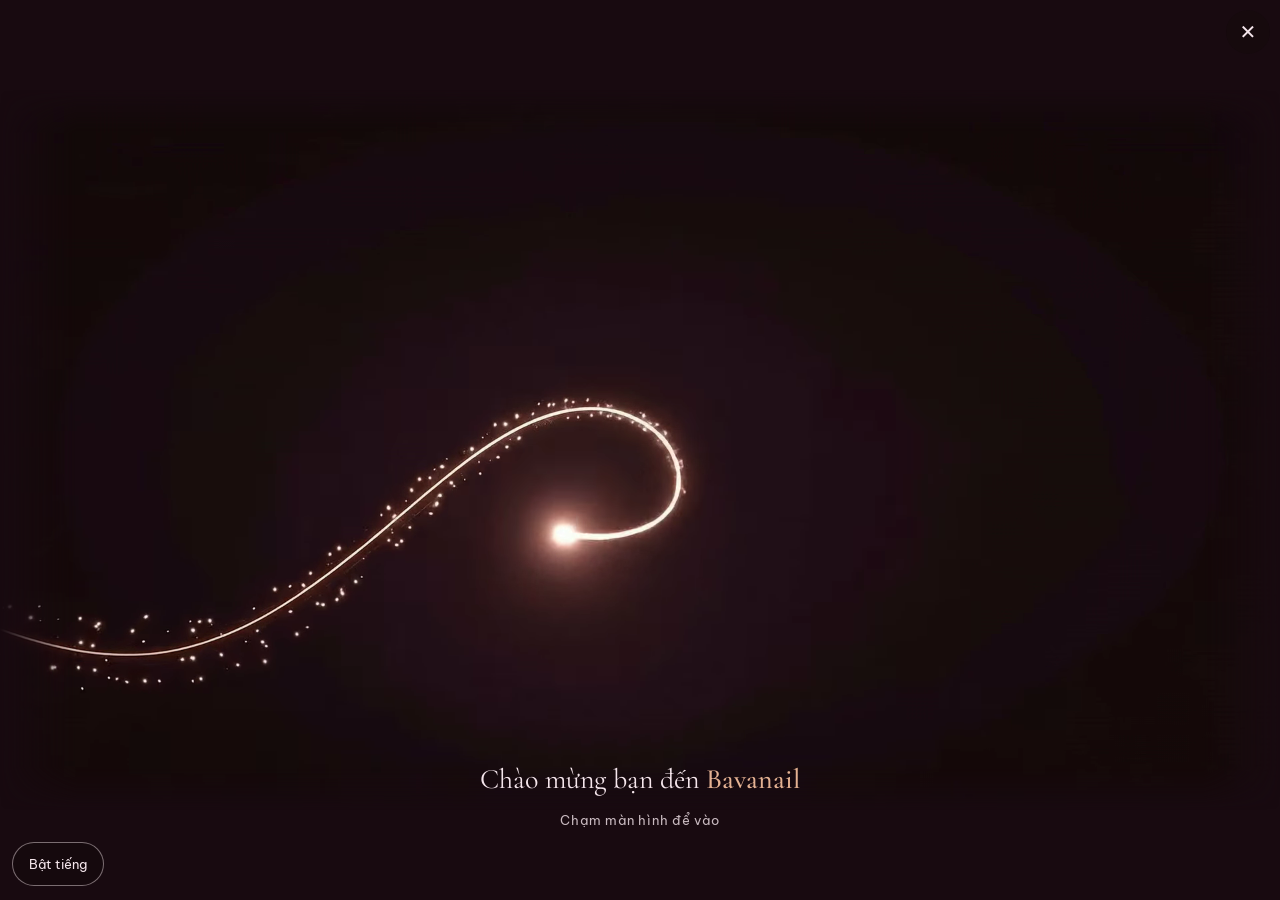
<file: v2/index.html>
<!doctype html>
<html lang="vi">
<head>
<meta charset="utf-8">
<meta http-equiv="Content-Security-Policy" content="default-src 'self'; script-src 'self' 'unsafe-inline'; style-src 'self' 'unsafe-inline'; img-src 'self' data: blob:; media-src 'self'; font-src 'self'; connect-src 'self'; worker-src 'self' blob:; object-src 'none'; base-uri 'none'; form-action 'self'">
<meta name="robots" content="noindex,nofollow">
<meta name="referrer" content="no-referrer">
<meta name="viewport" content="width=device-width, initial-scale=1">
<title>BAVANAIL · The Velvet Atelier (bản v2 thử nghiệm)</title>
<meta name="description" content="BAVANAIL Nail Atelier · Hà Nội. Bản v2 thử nghiệm: Phòng Thử Đồ Hoàng Gia.">
<link rel="icon" href="a/buom.svg">
<link rel="stylesheet" href="a/fonts.css">
<style>
:root{--bg:#FAF6F2;--card:#FFFFFF;--ink:#2B1626;--ink2:#54404D;--gold:#C9876A;--gold2:#E9C9B6;--pink:#F7C1D0;--line:#EADCD3;
  --ease:cubic-bezier(.22,1,.36,1);--t:300ms;--serif:'Cormorant Garamond','Cormorant',Georgia,'Times New Roman',serif;--sans:'Be Vietnam Pro',system-ui,-apple-system,'Segoe UI',Roboto,sans-serif;
  --hh:108px;--safe:env(safe-area-inset-bottom,0px)}
*{box-sizing:border-box}html,body{margin:0;height:100%}
body{background:var(--bg);color:var(--ink);font-family:var(--sans);font-weight:400;font-size:15px;line-height:1.55;-webkit-font-smoothing:antialiased;overflow:hidden}
button{font:inherit;color:inherit;cursor:pointer}
img{display:block;max-width:100%}
.serif{font-family:var(--serif);font-weight:400;letter-spacing:.01em}
.num{font-variant-numeric:tabular-nums}
:focus-visible{outline:2px solid var(--gold);outline-offset:3px;border-radius:6px}
.sr{position:absolute;width:1px;height:1px;overflow:hidden;clip:rect(0 0 0 0)}
header{position:fixed;inset:0 0 auto;height:var(--hh);z-index:30;display:grid;grid-template-columns:minmax(0,1fr) auto minmax(0,1fr);grid-template-rows:62px 46px;align-items:center;column-gap:12px;padding:0 clamp(14px,3vw,36px);background:rgba(250,246,242,.9);backdrop-filter:blur(10px);-webkit-backdrop-filter:blur(10px);border-bottom:1px solid var(--line)}
.brand{grid-column:2;grid-row:1;justify-self:center;display:flex;align-items:center;border:0;background:none;padding:6px 0;min-height:44px}
.brand img{height:44px;width:auto}
.mbtn{grid-column:1;grid-row:1;justify-self:start;display:flex;align-items:center;gap:8px;min-height:44px;min-width:44px;padding:0 14px 0 11px;border-radius:999px;border:1px solid var(--line);background:#fff;color:var(--ink);font-size:13px;font-weight:500}
.mbtn svg{width:20px;height:20px;flex:none}
.thread{grid-column:1/-1;grid-row:2;position:relative;display:flex;justify-content:space-between;max-width:520px;width:100%;margin:0 auto;padding:0 4px}
.thread::before,.thread::after{content:"";position:absolute;top:12.5px;height:2px;border-radius:2px;left:calc(4px + 1/6*(100% - 8px))}
.thread::before{right:calc(4px + 1/6*(100% - 8px));background:#DDB3A0}
.thread::after{width:calc((100% - 8px)*2/3*var(--p,0));background:var(--gold);transition:width .6s var(--ease)}
.st{position:relative;z-index:1;flex:1 1 0;display:flex;flex-direction:column;align-items:center;gap:2px;border:0;background:none;padding:0 2px;min-height:44px;color:var(--ink2);font-size:13px;letter-spacing:.04em;white-space:nowrap}
.st .dot{position:relative;width:26px;height:26px;display:grid;place-items:center}
.st .dot::before{content:"";width:11px;height:11px;border-radius:50%;border:1.75px solid var(--gold);background:var(--bg);transition:all var(--t) var(--ease)}
.st .dot img{position:absolute;width:36px;height:auto;opacity:0;transform:translateY(5px) scale(.5);transition:opacity var(--t),transform .45s var(--ease)}
.st.done .dot::before{background:var(--gold)}
.st.here{color:var(--ink);font-weight:600}
.st.here .dot::before{opacity:0}
.st.here .dot img{opacity:1;transform:none;animation:flt 2.8s ease-in-out infinite}
@keyframes flt{0%,100%{transform:translateY(0) rotate(-3deg)}50%{transform:translateY(-3px) rotate(3deg)}}
.hr{grid-column:3;grid-row:1;justify-self:end;display:flex;align-items:center;gap:8px}
.icon{width:44px;height:44px;border-radius:50%;border:1px solid var(--line);background:#fff;display:grid;place-items:center;color:var(--ink2)}
.icon svg{width:18px;height:18px}
.coc{display:flex;align-items:center;gap:8px;min-height:44px;padding:0 14px 0 6px;border-radius:999px;border:1px solid var(--gold2);background:#fff;color:var(--ink);font-size:13px;font-weight:500}
.coc i{width:32px;height:32px;border-radius:50%;display:grid;place-items:center;background:radial-gradient(circle at 35% 30%,#fff,var(--pink) 60%,#e79bb0)}
.coc i img{width:20px}
.coc small{display:block;font-size:11.5px;color:var(--gold);font-weight:500;line-height:1}
.coc b{display:block;font-weight:600;line-height:1.1;white-space:nowrap}
main{position:fixed;inset:var(--hh) 0 0;overflow:hidden}
.scr{position:absolute;inset:0;overflow-y:auto;overflow-x:hidden;opacity:0;visibility:hidden;transform:translateY(14px);transition:opacity var(--t) var(--ease),transform var(--t) var(--ease),visibility 0s linear var(--t);-webkit-overflow-scrolling:touch}
.scr.on{opacity:1;visibility:visible;transform:none;transition-delay:0s}
.wrap{max-width:1180px;margin:0 auto;padding:clamp(18px,3vw,36px) clamp(16px,3vw,36px) calc(110px + var(--safe))}
.eyebrow{font-size:12px;letter-spacing:.32em;text-transform:uppercase;color:var(--gold);margin:0}
h1,h2{font-family:var(--serif);font-weight:400;margin:6px 0 0;line-height:1.08}
h1{font-size:clamp(34px,5vw,56px)}h2{font-size:clamp(28px,3.4vw,40px)}
h1 em,h2 em{font-style:italic;color:var(--gold)}
.lead{color:var(--ink2);max-width:560px;margin:8px 0 0}
#gate{position:fixed;inset:0;z-index:50;display:grid;place-items:center;background:var(--bg);overflow:hidden}
#gate .lv{position:absolute;top:0;bottom:0;width:50.5%;background:radial-gradient(130% 80% at 50% 45%,#4E1F41 0%,#2E1729 58%,#1E0F1A 100%);transition:transform 1.1s var(--ease)}
#gate .lv.l{left:0;border-right:1px solid var(--gold2)}#gate .lv.r{right:0;border-left:1px solid var(--gold2)}
#gate .lv svg{position:absolute;inset:6% 9%;width:82%;height:88%;overflow:visible}
#gate .lv rect{opacity:.7}
#gate.open .lv.l{transform:translateX(-101%)}#gate.open .lv.r{transform:translateX(101%)}
#gate .mid{position:relative;z-index:2;text-align:center;width:min(360px,86vw);padding:30px 26px 26px;border-radius:28px;border:1px solid var(--gold2);background:#FFF9F5;box-shadow:0 24px 60px rgba(0,0,0,.4),0 0 90px rgba(247,193,208,.3);transition:opacity .5s,transform .8s var(--ease)}
#gate.open .mid{opacity:0;transform:scale(1.06)}
#gate .mid img{width:min(290px,68vw);margin:0 auto}
#gate .mid p{margin:14px 0 0;font-size:12px;letter-spacing:.34em;text-transform:uppercase;color:var(--ink2)}
#gate .tap{margin-top:26px;min-height:44px;padding:0 22px;border-radius:999px;border:1px solid var(--gold);background:transparent;color:var(--ink);font-size:13px;letter-spacing:.2em;text-transform:uppercase}
#gate.gone{display:none}
#gate .tap{display:inline-flex;align-items:center;gap:8px}#gate .tap svg{width:15px;height:15px}
#gate .mid p.hint{margin:10px 0 0;font-size:12.5px;letter-spacing:.04em;text-transform:none;color:var(--ink2)}
#gate .skip{position:absolute;z-index:3;top:calc(env(safe-area-inset-top) + 10px);right:10px;min-height:44px;padding:0 14px;border:0;background:transparent;color:#F5E6EC;font-size:13px;letter-spacing:.12em;text-transform:uppercase;transition:opacity .3s}
#gate.open{background:transparent;pointer-events:none}
#gate.open .skip{opacity:0;pointer-events:none}
#gate.slow .lv{transition-duration:1.5s}
#gv{position:absolute;left:50%;top:50%;width:min(100vw,calc(100vh*16/9));height:auto;aspect-ratio:16/9;transform:translate(-50%,-50%);object-fit:cover;background:#180A10;z-index:4;opacity:0;pointer-events:none;transition:opacity .6s var(--ease);-webkit-mask-image:linear-gradient(90deg,transparent,#000 6%,#000 94%,transparent),linear-gradient(180deg,transparent,#000 6%,#000 94%,transparent);-webkit-mask-composite:source-in;mask-image:linear-gradient(90deg,transparent,#000 6%,#000 94%,transparent),linear-gradient(180deg,transparent,#000 6%,#000 94%,transparent);mask-composite:intersect}
#gate.vid{background:#180A10}#gate.vid #gv{opacity:1}#gate.vid .lv{opacity:0;transition:opacity .5s var(--ease)}#gate.vid .mid{opacity:0}#gate.vid::after{opacity:0;animation:none}
#gate.open #gv{opacity:0;transition-duration:.5s}
#gate .skip{z-index:6;width:44px;min-height:44px;padding:0;border-radius:50%;font-size:20px;letter-spacing:0;line-height:1;background:rgba(19,9,11,.35)}
#gate .mid p.wel{margin:0;font-family:'Cormorant Garamond',serif;font-size:clamp(24px,6vw,30px);letter-spacing:0;text-transform:none;color:var(--ink)}#gate .mid p.wel b{font-weight:500;color:var(--gold)}
#gate .mid .tap{margin-top:20px}
#gate .gsnd,#gate .ghint{position:absolute;z-index:6;opacity:0;pointer-events:none;transition:opacity .4s}
#gate .gsnd{left:12px;bottom:calc(env(safe-area-inset-bottom) + 14px);min-height:44px;padding:0 16px;border-radius:999px;border:1px solid rgba(245,230,236,.45);background:rgba(19,9,11,.4);color:#F5E6EC;font-size:13px}
#gate .ghint{left:0;right:0;bottom:calc(env(safe-area-inset-bottom) + 70px);margin:0;text-align:center;color:rgba(245,230,236,.8);font-size:13px;letter-spacing:.06em}
#gate.vid .gsnd{opacity:1;pointer-events:auto}#gate.vid .ghint{opacity:1}#gate.open .gsnd,#gate.open .ghint{opacity:0;pointer-events:none}
#gate.pre{background:#180A10}#gate.pre .lv,#gate.pre .mid{opacity:0;pointer-events:none}#gate.pre::after{opacity:0;animation:none}#gate.pre .ghint{opacity:1}
#gate .ghint{transition:opacity .8s var(--ease) .15s}#gate .ghint .gw{display:block;margin-bottom:8px;font-family:'Cormorant Garamond',serif;font-size:clamp(22px,5.6vw,28px);letter-spacing:0;color:#F5E6EC;transition:opacity .7s var(--ease)}#gate .ghint .gw b{font-weight:500;color:#E4B293}#gate.named .ghint .gw{opacity:0}
#burst{position:fixed;inset:0;z-index:51;pointer-events:none;overflow:hidden}
#burst i{position:absolute;left:50%;top:46%;width:var(--s);height:var(--s);margin:calc(var(--s)/-2) 0 0 calc(var(--s)/-2);opacity:0;animation:bfOut var(--t) cubic-bezier(.25,.6,.3,1) var(--dl) forwards}
#burst img{display:block;width:100%;height:100%;filter:drop-shadow(0 3px 6px rgba(201,135,106,.5));animation:bfFlap .22s ease-in-out infinite alternate}
@keyframes bfFlap{to{transform:scaleX(.25)}}
@keyframes bfOut{0%{opacity:0;transform:translate(0,0) scale(.4)}10%{opacity:1}55%{opacity:1;transform:translate(var(--mx),var(--my)) scale(1) rotate(var(--r))}100%{opacity:0;transform:translate(var(--x),var(--y)) scale(.8) rotate(var(--r))}}
.atelier{display:grid;gap:18px}
.niche{position:relative;border-radius:999px 999px 28px 28px/200px 200px 28px 28px;overflow:hidden;padding:clamp(70px,9vw,96px) clamp(10px,3vw,40px) clamp(26px,4vw,40px);background:radial-gradient(120% 80% at 50% 0%,#F9DCE3 0%,#EDB9C6 42%,#D497A8 78%,#C2869A 100%);box-shadow:inset 0 18px 40px rgba(120,50,70,.18),inset 0 -20px 40px rgba(90,30,50,.22)}
.niche::before{content:"";position:absolute;inset:0;background:radial-gradient(60% 46% at 50% -6%,rgba(255,244,230,.85),rgba(255,244,230,0) 70%);pointer-events:none}
.niche::after{content:"";position:absolute;inset:0;background:repeating-linear-gradient(90deg,rgba(255,255,255,.035) 0 2px,rgba(0,0,0,.025) 2px 5px);mix-blend-mode:overlay;pointer-events:none}
.niche .arch{position:absolute;inset:10px;pointer-events:none}
.rail{position:absolute;left:6%;right:6%;top:clamp(48px,6.4vw,66px);height:6px;border-radius:6px;background:linear-gradient(180deg,#F3D7B8,#C9876A 55%,#9E6247);box-shadow:0 3px 6px rgba(90,40,30,.25);z-index:1}
.rail::before,.rail::after{content:"";position:absolute;top:-5px;width:16px;height:16px;border-radius:50%;background:radial-gradient(circle at 35% 35%,#FBE6CF,#C9876A 60%,#8E5640)}
.rail::before{left:-8px}.rail::after{right:-8px}
.cards{--cw:clamp(200px,24vw,260px);--g:clamp(14px,3vw,40px);position:relative;z-index:2;display:flex;gap:var(--g);overflow-x:auto;scroll-snap-type:x mandatory;scroll-behavior:smooth;scrollbar-width:none;width:min(calc(100% - 120px),calc(3*var(--cw) + 2*var(--g) + 16px));margin:0 auto;padding:0 8px 8px;scroll-padding:0 8px}
.cards::-webkit-scrollbar{display:none}
.card{flex:0 0 min(var(--cw),calc((100% - 2*var(--g))/3));scroll-snap-align:start;border:0;background:none;padding:0;perspective:1000px;transform-origin:50% 0;animation:sway 6s ease-in-out infinite}
.card:nth-child(2){animation-delay:-2s}.card:nth-child(3){animation-delay:-4s}
@keyframes sway{0%,100%{transform:rotate(-.6deg)}50%{transform:rotate(.6deg)}}
.flip{position:relative;width:100%;aspect-ratio:240/340;transition:transform .7s var(--ease);transform-style:preserve-3d}
.card.flipped .flip{transform:rotateY(180deg)}
.face{position:absolute;inset:0;backface-visibility:hidden;-webkit-backface-visibility:hidden}
.face.back{transform:rotateY(180deg)}
.back .win{position:absolute;left:10.8%;top:27%;width:78.4%;height:62%;border-radius:10px;overflow:hidden;background:radial-gradient(90% 70% at 50% 30%,#FFFFFF,#F3E6DF)}
.face svg.tag{position:absolute;inset:0;width:100%;height:100%;overflow:visible}
.face .nails{position:absolute;left:12.5%;top:35.3%;width:75%;height:44.1%;object-fit:contain;-webkit-mask:radial-gradient(75% 70% at 50% 50%,#000 62%,transparent 100%);mask:radial-gradient(75% 70% at 50% 50%,#000 62%,transparent 100%);mix-blend-mode:multiply}
.face .cap{position:absolute;left:10%;right:10%;bottom:4.5%;text-align:center}
.cap b{display:block;font-family:var(--serif);font-weight:500;font-size:clamp(17px,1.7vw,20px);line-height:1.15;color:var(--ink)}
.cap span{font-size:13.5px;color:var(--gold);font-weight:500}
.back .hand{position:absolute;inset:4% 6% 0;width:88%;height:96%;object-fit:contain;object-position:50% 100%;filter:drop-shadow(0 6px 10px rgba(70,20,40,.18))}
.cnav{position:absolute;z-index:3;width:44px;height:44px;border-radius:50%;border:1px solid rgba(255,255,255,.75);background:rgba(255,255,255,.42);-webkit-backdrop-filter:blur(8px);backdrop-filter:blur(8px);color:var(--ink);display:none;place-items:center;box-shadow:0 6px 16px rgba(90,30,50,.18);transform:translateY(-50%);transition:opacity .3s}
.cnav.on{display:grid}.cnav[disabled]{opacity:.3}.cnav svg{width:18px;height:18px}
.back .lk{position:absolute;inset:0;width:100%;height:100%;object-fit:cover}
.cols{margin-top:16px}.chip .nw{margin-left:6px;padding:1px 6px;border-radius:6px;background:var(--gold);color:#fff;font-size:12px;letter-spacing:.08em;vertical-align:1px}
.back .lbl{position:absolute;left:50%;bottom:4.5%;transform:translateX(-50%);white-space:nowrap;padding:6px 14px;border-radius:999px;background:rgba(255,255,255,.92);font-size:13px;font-weight:500;color:var(--ink);box-shadow:0 4px 12px rgba(70,20,40,.15)}
#bowfly{position:fixed;z-index:40;width:44px;pointer-events:none;opacity:0}
#bowfly.go{animation:bfly 1.5s var(--ease) forwards}
@keyframes bfly{0%{opacity:0;transform:translate(0,0) scale(.6)}15%{opacity:1}100%{opacity:0;transform:translate(var(--dx),var(--dy)) scale(1.1) rotate(10deg)}}
.dots{display:none;justify-content:center;gap:6px;margin-top:4px}
.dots i{width:6px;height:6px;border-radius:50%;background:rgba(255,255,255,.55)}.dots i.on{background:#fff;width:18px;border-radius:6px}
.under{display:flex;flex-wrap:wrap;align-items:center;justify-content:space-between;gap:12px}
.hint{font-size:13px;color:var(--ink2)}
.ghost{min-height:44px;padding:0 18px;border-radius:999px;border:1px dashed var(--gold);background:transparent;color:var(--ink);font-size:13px}
.more{display:flex;gap:10px;flex-wrap:wrap}
.chip{min-height:40px;padding:0 14px;border-radius:999px;border:1px solid var(--line);background:#fff;font-size:13px;color:var(--ink2)}
.chip[aria-pressed="true"]{border-color:var(--gold);background:#FFF8F3;color:var(--ink);font-weight:500}
.looks .chip[aria-pressed="true"]{border-color:var(--ink);background:var(--ink);color:#fff}
.room{display:grid;grid-template-columns:minmax(0,1.05fr) minmax(0,.95fr);gap:clamp(18px,3vw,44px);align-items:start}
.stage{position:relative;border-radius:22px;overflow:hidden;background:#F1E6DF;aspect-ratio:4/5;box-shadow:0 20px 50px rgba(70,20,40,.12)}
.stage img{position:absolute;inset:0;width:100%;height:100%;object-fit:cover;transition:opacity .45s var(--ease),transform .9s var(--ease)}
.stage img.out{opacity:0;transform:scale(1.04)}
.stage .hand{object-fit:contain;object-position:50% 100%;padding:6% 10% 0;background:radial-gradient(90% 70% at 50% 30%,#FFF,#F1E2DA)}
.stage .tagx{position:absolute;left:14px;bottom:14px;padding:6px 12px;border-radius:999px;background:rgba(43,22,38,.62);color:#fff;font-size:13px;letter-spacing:.06em;backdrop-filter:blur(4px)}
.thumbs{display:grid;grid-template-columns:repeat(6,1fr);gap:8px;margin-top:10px}
.thumbs button{position:relative;aspect-ratio:4/5;border-radius:10px;overflow:hidden;border:1.5px solid transparent;padding:0;background:#EEE}
.thumbs button[aria-pressed="true"]{border-color:var(--ink)}
.thumbs img{width:100%;height:100%;object-fit:cover}
.thumbs .hand-th{object-fit:contain;background:#F6ECE6}
.panel h2{margin-top:2px}
.meta{color:var(--ink2);font-size:14px;margin-top:4px}
.sec{margin-top:22px}
.sec>p:first-child{margin:0 0 8px;font-size:12px;letter-spacing:.26em;text-transform:uppercase;color:var(--ink2)}
.looks{display:flex;flex-wrap:wrap;gap:8px}
.techs{display:grid;gap:8px}
.tech{display:grid;grid-template-columns:22px 1fr auto;align-items:center;gap:10px;min-height:52px;padding:8px 14px;border-radius:14px;border:1px solid var(--line);background:#fff;text-align:left}
.tech .r{width:18px;height:18px;border-radius:50%;border:1.25px solid var(--gold);display:grid;place-items:center}
.tech[aria-checked="true"]{border-color:var(--gold);background:#FFF8F3;box-shadow:0 0 0 1px var(--gold) inset}
.tech[aria-checked="true"] .r::after{content:"";width:9px;height:9px;border-radius:50%;background:var(--gold)}
.tech b{font-weight:500}.tech small{display:block;color:var(--gold);font-size:12.5px}
.tech em{font-style:normal;font-size:13px;color:var(--ink2)}
.why{margin-top:10px;font-size:13px;color:var(--ink2)}
.why b{color:var(--ink);font-weight:500}
.hs{position:absolute;pointer-events:none;z-index:3}
.hsd{position:absolute;width:44px;height:44px;margin:-22px 0 0 -22px;border:0;padding:0;background:none;pointer-events:auto;display:grid;place-items:center}
.hsd::before{content:"";width:18px;height:18px;border-radius:50%;background:radial-gradient(circle,#fff 0 3.5px,var(--gold) 4.5px 6.5px,rgba(255,255,255,.9) 7.5px 9px);box-shadow:0 0 0 0 rgba(201,135,106,.55);animation:hsp 2.4s ease-out infinite}
.hsd[aria-expanded="true"]::before{background:radial-gradient(circle,var(--gold) 0 5px,#fff 6px 9px);animation:none;box-shadow:0 0 0 6px rgba(201,135,106,.25)}
@keyframes hsp{0%{box-shadow:0 0 0 0 rgba(201,135,106,.55)}70%{box-shadow:0 0 0 14px rgba(201,135,106,0)}100%{box-shadow:0 0 0 0 rgba(201,135,106,0)}}
.pop{position:absolute;z-index:4;width:min(250px,72%);padding:12px 14px;border-radius:14px;background:rgba(255,255,255,.97);box-shadow:0 14px 34px rgba(70,20,40,.2);border:1px solid var(--gold2);font-size:13px;pointer-events:auto;animation:popin .25s var(--ease)}
@keyframes popin{from{opacity:0;transform:translateY(6px)}}
.pop b{display:block;padding-right:26px;font-family:var(--serif);font-size:18px;font-weight:500;line-height:1.15}
.pop p{margin:4px 0 0;color:var(--ink2)}
.pop .pp{color:var(--gold);font-weight:500}
.pop button.act{margin-top:8px;min-height:38px;padding:0 14px;border-radius:999px;border:1px solid var(--ink);background:var(--ink);color:#fff;font-size:13.5px}
.pop button.act.off{background:#fff;color:var(--ink)}
.pop .xx{position:absolute;right:4px;top:4px;width:36px;height:36px;border:0;background:none;color:var(--ink2);font-size:18px}
.hshint{position:absolute;left:14px;top:14px;z-index:3;padding:6px 12px;border-radius:999px;background:rgba(255,255,255,.92);font-size:13px;color:var(--ink);box-shadow:0 4px 14px rgba(70,20,40,.12)}
.adds{display:grid;gap:8px}
.add{display:grid;grid-template-columns:22px 1fr auto;align-items:center;gap:10px;min-height:48px;padding:8px 14px;border-radius:14px;border:1px solid var(--line);background:#fff;text-align:left}
.add .c{width:18px;height:18px;border-radius:5px;border:1.25px solid var(--gold);display:grid;place-items:center;color:#fff;font-size:13px;line-height:1}
.add[aria-checked="true"]{border-color:var(--gold);background:#FFF8F3}
.add[aria-checked="true"] .c{background:var(--gold)}
.add em{font-style:normal;font-size:13px;color:var(--ink2)}
.techs.flash{animation:fl 1s var(--ease)}
@keyframes fl{0%,100%{box-shadow:none}30%{box-shadow:0 0 0 4px rgba(201,135,106,.35);border-radius:16px}}
#barP.bump{animation:bump .5s var(--ease)}
@keyframes bump{30%{transform:scale(1.08);color:var(--gold)}}
.stage .c3d{position:absolute;inset:0;width:100%;height:100%;display:block;touch-action:none;cursor:grab;background:radial-gradient(90% 70% at 50% 30%,#FFF,#F1E2DA)}
.stage .c3d:active{cursor:grabbing}
.thumbs .b3d{position:absolute;right:4px;bottom:4px;padding:1px 6px;border-radius:999px;background:var(--ink);color:#fff;font-size:11px;font-weight:600;letter-spacing:.06em}
.z3d{position:absolute;right:12px;top:12px;z-index:3;min-height:40px;padding:0 14px;border-radius:999px;border:1px solid var(--gold2);background:rgba(255,255,255,.92);font-size:13.5px;box-shadow:0 4px 14px rgba(70,20,40,.12);display:none}
.z3d[aria-pressed="true"]{background:var(--ink);color:#fff;border-color:var(--ink)}
.stage.is3d .z3d{display:block}
.stage .hshint{top:auto;bottom:58px}
.stage.is3d .tagx{pointer-events:none}
.bar{position:fixed;z-index:25;left:0;right:0;bottom:0;padding:10px clamp(14px,3vw,36px) calc(10px + var(--safe));background:rgba(255,255,255,.94);backdrop-filter:blur(10px);-webkit-backdrop-filter:blur(10px);border-top:1px solid var(--line);display:flex;align-items:center;justify-content:space-between;gap:14px;transform:translateY(110%);transition:transform var(--t) var(--ease)}
.bar.on{transform:none}
.bar .sum small{display:block;font-size:12px;letter-spacing:.2em;text-transform:uppercase;color:var(--ink2)}
.bar .sum b{font-family:var(--serif);font-weight:500;font-size:clamp(22px,2.4vw,28px);line-height:1.1}
.bar .sum span{font-size:13px;color:var(--ink2);white-space:nowrap}.bar .sum b{white-space:nowrap}.edit{white-space:nowrap}
.cta{min-height:50px;padding:0 26px;border-radius:999px;border:0;background:var(--ink);color:#fff;font-weight:500;letter-spacing:.04em;white-space:nowrap}
.cta:disabled{opacity:.4;cursor:not-allowed}
.book>*,.room>*{min-width:0}
.book{display:grid;grid-template-columns:minmax(0,1.2fr) minmax(0,.8fr);gap:clamp(18px,3vw,40px);align-items:start}
.box{background:#fff;border:1px solid var(--line);border-radius:22px;padding:clamp(16px,2.4vw,26px)}
.days{display:flex;gap:8px;overflow-x:auto;scrollbar-width:none;padding-bottom:2px}.days::-webkit-scrollbar{display:none}
.day{flex:0 0 auto;min-width:68px;min-height:64px;border-radius:14px;border:1px solid var(--line);background:#fff;display:flex;flex-direction:column;align-items:center;justify-content:center;gap:0}
.day small{font-size:12px;color:var(--ink2)}.day b{font-size:17px;font-weight:500}
.day[aria-pressed="true"]{background:var(--ink);border-color:var(--ink);color:#fff}.day[aria-pressed="true"] small{color:#E8D6DF}
.slots{display:grid;grid-template-columns:repeat(auto-fill,minmax(84px,1fr));gap:8px}
.slot{min-height:44px;border-radius:12px;border:1px solid var(--line);background:#fff}
.slot[aria-pressed="true"]{background:var(--ink);color:#fff;border-color:var(--ink)}
.slot:disabled{color:#BFAFB7;background:#F7F1EE;text-decoration:line-through;cursor:not-allowed}
.field{display:grid;gap:4px;margin-top:12px}
.field label{font-size:13px;color:var(--ink2)}
.field input{min-height:46px;border-radius:12px;border:1px solid var(--line);padding:0 14px;font:inherit;background:#FFFDFC}
.recap{display:grid;grid-template-columns:72px 1fr;gap:12px;align-items:center}
.recap img{width:72px;height:90px;object-fit:cover;border-radius:12px;background:#F3E8E2}
.recap b{font-family:var(--serif);font-weight:500;font-size:20px;display:block;line-height:1.15}
.rows{margin:14px 0 0;padding:12px 0 0;border-top:1px solid var(--line);display:grid;gap:6px;font-size:14px}
.rows div{display:flex;justify-content:space-between;gap:10px}
.rows .tot{padding-top:8px;border-top:1px solid var(--line);font-weight:600;font-size:16px}
.edit{min-height:36px;padding:0 12px;border-radius:999px;border:1px solid var(--gold);background:#fff;color:var(--ink);font-size:13.5px}
.note{font-size:13.5px;color:var(--ink2);margin-top:10px}
.ok{display:none;text-align:center;padding:30px 10px}.ok.on{display:block}
.ok img{width:70px;margin:0 auto 6px}
#coc{position:fixed;inset:0;z-index:45;display:none}
#coc.on{display:block}
#coc .veil{position:absolute;inset:0;background:rgba(20,8,16,.55);backdrop-filter:blur(3px)}
#coc .sheet{position:absolute;right:0;top:0;bottom:0;width:min(460px,calc(100% - 44px));overflow-y:auto;background:radial-gradient(120% 60% at 80% 0%,#5A2648 0%,#2B1626 55%,#1E0F1A 100%);color:#FBEFF3;padding:22px 22px calc(28px + var(--safe));animation:slin .4s var(--ease)}
@keyframes slin{from{transform:translateX(30px);opacity:0}}
#coc .x{position:absolute;right:14px;top:14px;width:44px;height:44px;border-radius:50%;border:1px solid rgba(255,255,255,.25);background:transparent;color:#fff;font-size:20px}
#coc h2{color:#fff}
.tiers{display:grid;grid-template-columns:repeat(4,1fr);gap:6px;margin-top:16px}
.tier{text-align:center;font-size:12.5px;color:#EBD7E0}
.tier i{display:block;height:6px;border-radius:6px;background:rgba(255,255,255,.14);margin-bottom:6px}
.tier.on i{background:linear-gradient(90deg,var(--pink),#FFD9E3);box-shadow:0 0 14px rgba(247,193,208,.7)}
.tier.on{color:#fff;font-weight:600}
.near{margin:12px 0 0;font-size:13px;color:var(--pink)}
.layers{display:grid;gap:10px;margin-top:18px}
.layer{display:grid;grid-template-columns:40px 1fr;gap:12px;align-items:center;padding:12px 14px;border-radius:16px;background:rgba(255,255,255,.06);border:1px solid rgba(247,193,208,.18)}
.layer i{width:40px;height:40px;border-radius:50%;display:grid;place-items:center;background:radial-gradient(circle at 35% 30%,#fff,var(--pink) 55%,#c86f8f);font-style:normal;font-size:18px}
.layer b{display:block;color:#fff;font-weight:500}.layer span{font-size:13.5px;color:#EBD7E0}
.jp{margin-top:18px;width:100%;min-height:52px;border-radius:999px;border:1px solid rgba(247,193,208,.5);background:linear-gradient(90deg,rgba(247,193,208,.18),rgba(247,193,208,.05));color:#fff;font-weight:500}
.lookcard{margin:20px auto 0;width:min(260px,80%);aspect-ratio:9/16;border-radius:18px;overflow:hidden;position:relative;background:#FAF6F2;color:var(--ink);box-shadow:0 20px 40px rgba(0,0,0,.35)}
.lookcard .ph{position:absolute;left:0;right:0;top:0;height:68%;object-fit:cover;width:100%}
.lookcard .info{position:absolute;left:0;right:0;bottom:0;height:32%;padding:12px 14px;display:flex;flex-direction:column;gap:4px}
.lookcard .nm{font-family:var(--serif);font-size:19px;font-weight:500;line-height:1.1}
.lookcard .sw{display:flex;gap:5px}.lookcard .sw i{width:12px;height:12px;border-radius:50%}
.lookcard .mt{font-size:11.5px;color:var(--ink2);letter-spacing:.04em}
.lookcard .sig{margin-top:auto;display:flex;justify-content:space-between;align-items:center;font-size:9.5px;letter-spacing:.24em;color:var(--gold)}
.lookcard .sig img{height:16px}
.small{font-size:13px;color:#EBD7E0;text-align:center;margin-top:8px}
.tabs{display:flex;gap:6px;margin-top:16px;padding:4px;border-radius:999px;background:rgba(255,255,255,.08);border:1px solid rgba(247,193,208,.2)}
.tabs button{flex:1 1 0;min-height:42px;padding:0 8px;border-radius:999px;border:0;background:none;color:#F5E6EC;font-size:13px;font-weight:500;white-space:nowrap}
.tabs button[aria-selected="true"]{background:linear-gradient(180deg,#FFE3EA,var(--pink));color:var(--ink);box-shadow:0 0 16px rgba(247,193,208,.45)}
.tpane{animation:popin .3s var(--ease)}.tpane[hidden]{display:none}
.soon{margin-top:14px;padding:12px 14px;border-radius:14px;border:1px dashed rgba(247,193,208,.45);font-size:13.5px;color:#F5E6EC}
.ghost2{margin-top:12px;width:100%;min-height:48px;border-radius:999px;border:1px solid rgba(247,193,208,.5);background:transparent;color:#fff;font-weight:500}
.ok .cocinv{margin-top:14px;min-height:46px;padding:0 20px;border-radius:999px;border:1px solid var(--gold);background:#FFF8F3;color:var(--ink);font-weight:500}
.atelier>*,.under{min-width:0}
.mlab{flex-basis:100%;margin:0 0 -4px;font-size:13px;color:var(--ink2)}.mlab b{font-weight:600;color:var(--ink)}
.offers>p{margin:0 0 8px;font-size:13px;color:var(--ink2)}
.offers{display:grid;gap:8px;margin-bottom:10px}
.offer{display:grid;grid-template-columns:auto minmax(0,1fr) auto;align-items:center;gap:4px 10px;min-height:48px;padding:8px 12px;border-radius:12px;border:1px dashed var(--gold);background:#FFF8F3;text-align:left;color:var(--ink);font:inherit;font-size:13px}
.offer b{font-weight:600;letter-spacing:.04em}.offer span{color:var(--ink2);min-width:0}.offer em{font-style:normal;color:#2E6B45;font-weight:600;white-space:nowrap}
.offer[aria-pressed="true"]{border-style:solid;background:#2B1626;color:#fff}.offer[aria-pressed="true"] span{color:#E8D6DF}.offer[aria-pressed="true"] em{color:#BFE8CC}
@media (max-width:420px){.offer{grid-template-columns:auto minmax(0,1fr)}.offer em{grid-column:2}}
.quick{display:inline-flex;align-items:center;gap:6px 10px;flex-wrap:wrap;margin-top:14px;min-height:44px;padding:8px 18px;border-radius:999px;border:1px solid var(--gold);background:#FFF8F3;color:var(--ink);text-align:left;font-size:13px;max-width:100%}
.quick span{color:var(--ink2)}.quick b{font-weight:600}.quick i{font-style:normal;color:var(--gold)}
.day{gap:1px}.day i{font-style:normal;font-size:11px;line-height:1.1;color:#A3466C}
.day.full b{color:#B9A6AF}.day[aria-pressed="true"] i{color:#F7D9DF}.day.full[aria-pressed="true"] b{color:#fff}
.slot{display:flex;flex-direction:column;align-items:center;justify-content:center;gap:1px;line-height:1.15}
.slot small{font-size:11px;color:#A3466C;font-family:inherit}.slot[aria-pressed="true"] small{color:#F7D9DF}
.sec>p:first-child span{letter-spacing:0;text-transform:none;font-size:12.5px;margin-left:6px;color:var(--ink2)}
.prog{margin-top:14px;padding:12px 14px;border-radius:14px;background:#FBF4F1;border:1px solid var(--line)}
.prog>p{margin:0 0 8px;font-size:13px;color:var(--ink2)}
.prog ul{list-style:none;margin:0;padding:0;display:grid;grid-template-columns:repeat(2,minmax(0,1fr));gap:8px 14px}
.prog li{font-size:13.5px;display:grid;gap:4px;min-width:0}
.prog li b{font-weight:600}.prog li i{display:block;height:4px;border-radius:9px;background:#EADBD5;overflow:hidden}
.prog li i::after{content:"";display:block;height:100%;width:var(--w,0%);background:linear-gradient(90deg,var(--pink),var(--gold))}
.wait{padding:14px;border-radius:14px;border:1px dashed var(--gold);background:#FFFBF8;font-size:13.5px}
.wait p{margin:0}.wait .note{margin-top:10px}
.wins{display:flex;flex-wrap:wrap;gap:8px;margin-top:10px}
.win{min-height:44px;padding:0 14px;border-radius:999px;border:1px solid var(--line);background:#fff;font-size:13px}
.win[aria-pressed="true"]{background:var(--ink);color:#fff;border-color:var(--ink)}
.lnk{border:0;background:none;padding:0 2px;color:var(--ink);text-decoration:underline;text-underline-offset:3px;font:inherit;font-weight:600;min-height:32px}
.stt{list-style:none;margin:0 0 14px;padding:0;display:grid;grid-template-columns:repeat(3,minmax(0,1fr));gap:8px}
.stt li{font-size:12.5px;line-height:1.3;color:#8E7884;padding-top:8px;border-top:3px solid #EADBD5}
.stt li.done{color:var(--ink2);border-color:var(--gold)}.stt li.here{color:var(--ink);font-weight:600;border-color:#C2577F}
.code{margin-top:12px;border-top:1px solid var(--line);padding-top:4px;font-size:13px}
.code summary{cursor:pointer;min-height:40px;display:flex;align-items:center;color:var(--ink2);list-style:none}
.code summary::-webkit-details-marker{display:none}.code summary::after{content:"＋";margin-left:auto;color:var(--gold)}.code[open] summary::after{content:"－"}
.codeRow{display:flex;gap:8px}.codeRow input{flex:1;min-width:0;min-height:44px;border-radius:12px;border:1px solid var(--line);padding:0 12px;font:inherit;text-transform:uppercase;background:#FFFDFC}
.codeRow button{min-height:44px;padding:0 16px;border-radius:12px;border:1px solid var(--ink);background:var(--ink);color:#fff}
.code .note{margin-top:8px}.code .bad{color:#A3274A}.code .good{color:#2E6B45}
.rows .dsc span:last-child{color:#2E6B45}
.dep{margin:18px auto 0;max-width:340px;text-align:left}.dep label{font-size:13px;color:var(--ink2)}
.dep select{width:100%;min-height:44px;border-radius:12px;border:1px solid var(--line);padding:0 10px;font:inherit;background:#fff;margin-top:4px;color:var(--ink)}
.dep .note b{color:var(--ink)}
.help{display:flex;flex-wrap:wrap;gap:8px;margin-top:12px}
.hbtn{min-height:40px;padding:0 14px;border-radius:999px;border:1px solid var(--gold);background:#FFF8F3;color:var(--ink);font-size:13px;font-weight:500}
.hbtn[aria-expanded="true"]{background:var(--ink);border-color:var(--ink);color:#fff}
.fit{margin-top:10px;padding:12px 14px;border-radius:14px;background:#fff;border:1px solid var(--line);animation:popin .25s var(--ease)}
.fit[hidden]{display:none}
.fqh{margin:16px 0 8px;font-size:13.5px;letter-spacing:.04em;color:var(--ink2);font-weight:600}.fqh small{font-weight:400}
.fit .fqh:first-child{margin-top:0}
.chip .sk{display:inline-block;width:12px;height:12px;border-radius:50%;margin-right:7px;vertical-align:-1px;box-shadow:inset 0 0 0 1px rgba(0,0,0,.12)}
.chip.vfit{border-style:dashed}
.empty{flex:0 0 min(330px,86%);margin:18px auto;align-self:center;padding:22px 20px;border-radius:18px;background:rgba(255,255,255,.96);color:var(--ink);text-align:center;box-shadow:0 14px 34px rgba(70,20,40,.16)}
.empty img{width:46px;margin:0 auto 8px;display:block}.empty b{font-family:var(--serif);font-size:22px;font-weight:500}.empty p{margin:8px 0 14px;font-size:13.5px;color:var(--ink2);line-height:1.5}
#pinD{position:fixed;inset:0;z-index:46;display:none}#pinD.on{display:block}
#pinD .veil{position:absolute;inset:0;background:rgba(43,22,38,.42);backdrop-filter:blur(2px)}
#pinD .sheet{position:absolute;right:0;top:0;bottom:0;width:min(460px,calc(100% - 44px));overflow-y:auto;background:var(--bg);color:var(--ink);padding:20px 20px calc(28px + var(--safe));box-shadow:-20px 0 50px rgba(43,22,38,.18);animation:slin .4s var(--ease)}
#pinD .x{position:absolute;right:12px;top:12px;width:44px;height:44px;border-radius:50%;border:1px solid var(--line);background:#fff;color:var(--ink);font-size:20px}
#pinD h2{margin-top:4px;padding-right:50px}
.up{position:relative;display:flex;align-items:center;gap:12px;min-height:60px;margin-top:14px;padding:8px 14px;border:1px dashed var(--gold);border-radius:14px;font-size:13.5px;cursor:pointer}
.up input{position:absolute;width:1px;height:1px;opacity:0}.up:focus-within{outline:2px solid var(--gold);outline-offset:2px}
.up img{width:52px;height:52px;object-fit:cover;border-radius:10px;margin-left:auto}.up img[hidden]{display:none}
.opts{display:flex;flex-wrap:wrap;gap:8px}
.opt{min-height:48px;padding:6px 12px;border-radius:12px;border:1px solid var(--line);background:#fff;color:var(--ink);font-size:13px;text-align:left;display:flex;flex-direction:column;justify-content:center;line-height:1.3}
.opt small{color:var(--ink2);font-size:12.5px;white-space:nowrap}
.opt[aria-pressed="true"]{border-color:var(--gold);background:#FFF8F3;box-shadow:inset 0 0 0 1px var(--gold)}
.pest{margin:18px 0 12px;padding:12px 14px;border-radius:14px;background:#fff;border:1px solid var(--line);font-size:13px}
.pest div{display:flex;justify-content:space-between;gap:12px;padding:3px 0}.pest div span:last-child{white-space:nowrap}
.pest .tot{margin-top:6px;padding-top:8px;border-top:1px solid var(--line);font-weight:600;font-size:14px}
#pinGo{width:100%}
#coc .sheet>.x,#menu .sheet>.x,#pinD .sheet>.x{position:sticky;top:0;right:auto;float:right;margin:-8px -8px 6px 10px;z-index:3}#coc .sheet>.x{background:rgba(43,22,38,.92)}
.pager{display:flex;justify-content:space-between;gap:10px;margin-top:22px;clear:both}
.pager button{min-height:44px;padding:0 16px;border-radius:999px;border:1px solid var(--line);background:#fff;color:var(--ink);font-size:13.5px;font-weight:500}
#coc .pager button{background:rgba(255,255,255,.08);border-color:rgba(247,193,208,.35);color:#fff}
.bar .bk{flex:none;min-height:44px;min-width:44px;padding:0 14px;border-radius:999px;border:1px solid var(--line);background:#fff;color:var(--ink);font-size:14px;font-weight:500;white-space:nowrap}
.bar .bk[hidden]{display:none}@media (max-width:760px){.bar{gap:8px}.bar .bk span{display:none}.bar .bk{padding:0;font-size:20px}.bar .sum{flex:1 1 auto;min-width:0}.bar .sum b{font-size:21px}.bar .sum span{display:block;overflow:hidden;text-overflow:ellipsis}.bar .cta{flex:0 1 auto;max-width:158px;min-height:52px;padding:4px 16px;white-space:normal;line-height:1.2;letter-spacing:.01em;font-size:14px}}
#gate::after{content:"";position:absolute;top:0;bottom:0;left:50%;width:2px;margin-left:-1px;z-index:1;background:linear-gradient(180deg,transparent,#FFD9E3 25%,#fff 50%,#FFD9E3 75%,transparent);box-shadow:0 0 26px 7px rgba(247,193,208,.5);animation:seam 2.4s ease-in-out infinite alternate;transition:opacity .4s}
@keyframes seam{from{opacity:.5}to{opacity:1}}#gate.open::after{opacity:0;animation:none}
.drift{position:absolute;inset:0;z-index:1;pointer-events:none}
.drift i{position:absolute;width:26px;height:16px;background:url(a/buom.svg) center/contain no-repeat;opacity:.75;filter:drop-shadow(0 2px 3px rgba(120,50,70,.3));animation:dr1 13s ease-in-out infinite alternate}
.drift i:nth-child(1){left:12%;top:14%}.drift i:nth-child(2){right:14%;top:22%;width:20px;animation-name:dr2;animation-duration:11s}.drift i:nth-child(3){left:46%;top:6%;width:18px;animation-duration:16s;animation-delay:-5s}
@keyframes dr1{0%{transform:translate(0,0) rotate(-8deg)}50%{transform:translate(26px,-14px) rotate(6deg)}100%{transform:translate(-10px,10px) rotate(-4deg)}}
@keyframes dr2{0%{transform:translate(0,0) rotate(8deg)}50%{transform:translate(-30px,12px) rotate(-6deg)}100%{transform:translate(12px,-8px) rotate(4deg)}}
.lb{margin-top:8px}.lb h2{font-size:clamp(26px,3vw,34px)}.lb .lead{margin-bottom:14px}
.lbrow{display:flex;gap:14px;overflow-x:auto;scroll-snap-type:x mandatory;scrollbar-width:none;padding:4px 2px 10px}.lbrow::-webkit-scrollbar{display:none}
.lbc{flex:0 0 min(220px,62%);scroll-snap-align:start;border:0;padding:0;background:#fff;border-radius:18px;overflow:hidden;text-align:left;box-shadow:0 10px 26px rgba(70,20,40,.12);color:var(--ink)}
.lbc img{width:100%;aspect-ratio:4/5;object-fit:cover}
.lbc div{padding:10px 12px 12px}.lbc small{display:block;font-size:12px;letter-spacing:.14em;text-transform:uppercase;color:var(--gold);font-weight:600}.lbc b{display:block;font-family:var(--serif);font-size:20px;font-weight:500;line-height:1.15;margin-top:2px}.lbc span{display:block;font-size:13px;color:var(--ink2);margin-top:4px}
.sfoot{margin-top:18px;padding-top:16px;border-top:1px solid var(--line);display:flex;flex-wrap:wrap;gap:8px 16px;align-items:center;font-size:13.5px;color:var(--ink2)}
.sfoot a{color:var(--ink);font-weight:500}
.about p{margin:10px 0 0;font-size:14px;color:var(--ink);line-height:1.6}.about h3{font-family:var(--serif);font-weight:500;font-size:22px;margin:18px 0 0}
.about .vals{display:grid;gap:8px;margin-top:12px}.about .vals div{padding:10px 12px;border-radius:12px;background:#fff;border:1px solid var(--line);font-size:13.5px}.about .vals b{display:block}
.pol{margin-top:12px}.pol details{border-top:1px solid var(--line)}.pol summary{min-height:48px;display:flex;align-items:center;font-weight:500;font-size:14px;cursor:pointer}.pol ul{margin:0 0 12px;padding-left:18px;font-size:13.5px;line-height:1.6}
.draft{margin-top:12px;padding:10px 12px;border-radius:12px;background:#FFF4E8;border:1px solid var(--gold2);font-size:13px;color:var(--ink)}
@media (max-width:760px){.cols{flex-wrap:nowrap;overflow-x:auto;scrollbar-width:none;max-width:100%;padding-bottom:2px}.cols::-webkit-scrollbar{display:none}.cols .chip{flex:none;white-space:nowrap}}
#menu{position:fixed;inset:0;z-index:46;display:none}
#menu.on{display:block}
#menu .veil{position:absolute;inset:0;background:rgba(43,22,38,.42);backdrop-filter:blur(2px)}
#menu .sheet{position:absolute;left:0;top:0;bottom:0;width:min(440px,calc(100% - 44px));overflow-y:auto;background:var(--bg);color:var(--ink);padding:20px 20px calc(28px + var(--safe));box-shadow:20px 0 50px rgba(43,22,38,.18);animation:slinl .4s var(--ease)}
@keyframes slinl{from{transform:translateX(-30px);opacity:0}}
#menu .x{position:absolute;right:12px;top:12px;width:44px;height:44px;border-radius:50%;border:1px solid var(--line);background:#fff;color:var(--ink);font-size:20px}
#menu h2{margin-top:4px;padding-right:50px}
.mset{display:flex;flex-wrap:wrap;gap:10px;margin-top:14px}
.seg{display:flex;padding:3px;border-radius:999px;border:1px solid var(--line);background:#fff}
.seg button{min-height:40px;min-width:48px;padding:0 12px;border-radius:999px;border:0;background:none;font-size:13px;color:var(--ink2)}
.seg button[aria-pressed="true"]{background:var(--ink);color:#fff}
.tog{display:flex;align-items:center;gap:10px;min-height:46px;padding:0 14px 0 8px;border-radius:999px;border:1px solid var(--line);background:#fff;font-size:13px;color:var(--ink)}
.tog i{position:relative;width:38px;height:22px;border-radius:999px;background:#E6D9D1;transition:background var(--t)}
.tog i::after{content:"";position:absolute;left:3px;top:3px;width:16px;height:16px;border-radius:50%;background:#fff;box-shadow:0 1px 3px rgba(0,0,0,.2);transition:transform var(--t) var(--ease)}
.tog[aria-pressed="true"] i{background:var(--gold)}.tog[aria-pressed="true"] i::after{transform:translateX(16px)}
#menu .tabs{background:#fff;border-color:var(--line)}
#menu .tabs button{color:var(--ink2)}
#menu .tabs button[aria-selected="true"]{background:var(--ink);color:#fff;box-shadow:none}
.pcat{display:flex;flex-wrap:wrap;gap:6px;margin-top:14px}
.ptab{width:100%;border-collapse:collapse;margin-top:10px;font-size:14px}
.ptab td{padding:11px 0;border-bottom:1px solid var(--line);vertical-align:top}
.ptab td:nth-child(2){color:var(--ink2);font-size:13.5px;white-space:nowrap;padding:12px 10px 0}
.ptab td:last-child{text-align:right;white-space:nowrap;font-weight:500}
.ptab .pm{display:none}@media (max-width:420px){.ptab td:nth-child(2){display:none}.ptab .pm{display:block;font-size:13px;color:var(--ink2);margin-top:2px}.ptab td:last-child{padding-left:10px}}
.pnote{margin:12px 0 0;font-size:13.5px;color:var(--ink2)}
.fq{display:block;margin-top:14px}
.fq input{width:100%;min-height:48px;border-radius:999px;border:1px solid var(--line);padding:0 18px;font:inherit;background:#fff}
.faqs{display:grid;gap:8px;margin-top:12px}
.faqs details{border:1px solid var(--line);border-radius:14px;background:#fff}
.faqs summary{list-style:none;display:flex;justify-content:space-between;gap:10px;min-height:48px;align-items:center;padding:10px 14px;font-weight:500;cursor:pointer}
.faqs summary::-webkit-details-marker{display:none}
.faqs summary::after{content:"+";color:var(--gold);font-size:20px;line-height:1;flex:none}
.faqs details[open] summary::after{content:"–"}
.faqs details p{margin:0;padding:0 14px 14px;color:var(--ink2);font-size:14px}
.mfoot{margin-top:22px;padding-top:14px;border-top:1px solid var(--line);font-size:13px;color:var(--ink2)}
.mfoot a{color:var(--ink);font-weight:500}
.ennote{margin-top:10px;font-size:13px;color:var(--gold)}
@media (max-width:900px){#recapBox{order:-1;scroll-margin-top:12px}.stage{aspect-ratio:auto;height:min(50vh,520px)}.stage .hand{padding-top:3%}.room,.book{grid-template-columns:minmax(0,1fr)}.thumbs{grid-template-columns:repeat(6,1fr)}}
@media (min-width:761px) and (max-width:1000px){.cards{width:min(calc(100% - 120px),calc(2*260px + var(--g) + 16px))}.card{flex-basis:min(260px,calc((100% - var(--g))/2))}}
@media (max-width:760px){
  .bar .lg{display:none}
  .brand img{height:42px}
  .mbtn{padding:0;justify-content:center;width:44px}.mbtn .ml{display:none}
  .thread{max-width:none}
  .coc{padding:0 12px 0 5px;gap:6px}.coc small{display:none}
  .icon{width:40px;height:40px}
  .cards{width:100%;gap:0;padding:0 0 8px;scroll-padding:0}
  .card{flex:0 0 100%;scroll-snap-align:center;display:flex;justify-content:center}
  .card .flip{width:min(230px,calc(100% - 104px))}
  .dots{display:flex}
  .niche{border-radius:180px 180px 22px 22px/120px 120px 22px 22px}
  .thumbs{gap:6px}
}
@media (max-width:400px){.brand img{height:40px}.coc{padding:0 10px 0 4px}}
@media (prefers-reduced-motion:reduce){*{animation:none!important;transition:none!important}}
#fitBtn{flex:none;white-space:nowrap;min-height:40px}#fitBtn.ico{width:40px;padding:0;font-size:15px}
#dots{display:none}
.under{flex-direction:column;justify-content:center;text-align:center;gap:10px}
.mlab{flex-basis:auto;margin:0;font-size:14px}#cnt{font-variant-numeric:tabular-nums;white-space:nowrap}
.quick{display:block;border:0;background:none;padding:8px 0;margin-top:6px;font-size:14px;text-align:left}.quick span{margin-right:8px}.quick i{margin-left:6px;white-space:nowrap}.quick b{text-decoration:underline;text-decoration-color:var(--gold);text-underline-offset:3px}
.lbc small{text-transform:none;letter-spacing:.02em}.lbnote{margin-top:8px;font-size:12.5px}
.okst{display:inline-block;margin:6px 0 4px;padding:6px 12px;border-radius:999px;background:#FFF1EA;border:1px solid var(--gold2);color:var(--ink);font-size:13px;font-weight:500}
.gifth{margin:18px 0 0;font-size:12px;letter-spacing:.18em;text-transform:uppercase;color:var(--pink)}.gifts{margin-top:10px}
.how{margin-top:14px}.how summary,.pself summary{cursor:pointer;min-height:44px;display:flex;align-items:center;font-size:14px;text-decoration:underline;text-underline-offset:3px}
.how summary{color:#F5E6EC;text-decoration-color:var(--pink)}.pself{margin-top:12px}.pself summary{color:var(--ink2);text-decoration-color:var(--gold)}
@media (max-width:900px){input,select,textarea{font-size:16px!important}}
#gv{width:min(100vw,calc(100dvh*16/9))}
.gtag{display:inline-block;margin-left:6px;padding:1px 8px;border-radius:999px;background:rgba(247,193,208,.22);color:#FFD9E3;font-style:normal;font-size:11.5px;font-weight:500;vertical-align:1px}.gtag.k{background:rgba(255,255,255,.1);color:#EBD7E0}
#pin.quick{margin-top:0}
.pest:empty{display:none}.pest .pmsg{margin:0;line-height:1.5}
.st.skip{color:var(--ink2)}.st.skip .dot::before{border-style:dashed;background:transparent}
.about .ablead{font-family:'Cormorant Garamond',serif;font-style:italic;font-size:20px;line-height:1.4;color:var(--gold);margin-top:2px}
.about .absig{font-family:'Cormorant Garamond',serif;font-size:19px;font-weight:500;color:var(--ink);margin:18px 0 22px}
</style>
<script type="importmap">{"imports":{"three":"./a/3d/three.module.min.js"}}</script>
</head>
<body>
<a class="sr" href="#main">Bỏ qua phần mở đầu</a>
<div id="gate" class="pre" role="dialog" aria-label="Cổng BAVANAIL">
  <video id="gv" muted playsinline webkit-playsinline preload="none" disablepictureinpicture aria-hidden="true" tabindex="-1"></video>
  <button class="skip" id="gateSkip" aria-label="Bỏ qua, vào trang">✕</button>
  <div class="lv l"><svg viewBox="0 0 200 400" preserveAspectRatio="none" fill="none" stroke="#E4B293" stroke-width="1.25" stroke-linecap="round"><path d="M14 396V60Q14 14 100 8"/><path d="M30 380V74Q30 34 100 26"/><rect x="48" y="210" width="52" height="150" rx="10"/><path d="M58 120q20-30 42-34"/></svg></div>
  <div class="lv r"><svg viewBox="0 0 200 400" preserveAspectRatio="none" fill="none" stroke="#E4B293" stroke-width="1.25" stroke-linecap="round"><path d="M186 396V60Q186 14 100 8"/><path d="M170 380V74Q170 34 100 26"/><rect x="100" y="210" width="52" height="150" rx="10"/><path d="M142 120q-20-30-42-34"/></svg></div>
  <div class="mid">
    <p class="wel">Chào mừng bạn đến <b>Bavanail</b></p>
    <button class="tap" id="gateBtn">Chạm để vào <svg viewBox="0 0 24 24" fill="none" stroke="currentColor" stroke-width="1.6" stroke-linecap="round" aria-hidden="true"><path d="M9 18V6l10-2v12"/><circle cx="6.5" cy="18" r="2.5"/><circle cx="16.5" cy="16" r="2.5"/></svg></button>
  </div>
  <button class="gsnd" id="gvSnd" aria-pressed="false">Bật tiếng</button>
  <p class="ghint" aria-hidden="true"><span class="gw">Chào mừng bạn đến <b>Bavanail</b></span>Chạm màn hình để vào</p>
</div>
<header>
  <button class="mbtn" id="menuBtn" aria-label="Mở menu: bảng giá, hỏi đáp, ngôn ngữ, nhạc" aria-expanded="false" aria-controls="menu"><svg viewBox="0 0 24 24" fill="none" stroke="currentColor" stroke-width="1.6" stroke-linecap="round"><path d="M4 7h16M4 12h16M4 17h10"/></svg><span class="ml" data-t="menu">Menu</span></button>
  <button class="brand" id="home" aria-label="BAVANAIL · về Tủ móng"><img src="a/logo.svg" alt="BAVANAIL" width="450" height="130"></button>
  <div class="hr">
    <button class="coc" id="cocBtn" aria-label="Ổ kén · quà chào mừng" aria-expanded="false" aria-controls="coc"><i><img src="a/buom.svg" alt=""></i><span><small data-t="gift">Quà chào mừng</small><b>Ổ kén</b></span></button>
  </div>
  <nav class="thread" id="thread" aria-label="Hành trình đặt lịch" style="--p:0">
    <button class="st here" data-go="0" aria-current="step"><span class="dot"><img src="a/buom.svg" alt=""></span><span data-t="s0">Chọn mẫu</span></button>
    <button class="st" data-go="1"><span class="dot"><img src="a/buom.svg" alt=""></span><span data-t="s1">Look &amp; giá</span></button>
    <button class="st" data-go="2"><span class="dot"><img src="a/buom.svg" alt=""></span><span data-t="s2">Chọn giờ</span></button>
  </nav>
</header>
<main id="main">
  <section class="scr on" id="s0" aria-label="Tủ móng">
    <div class="wrap atelier">
      <div>
        <p class="eyebrow">The Velvet Atelier</p>
        <h1>Hôm nay, bạn muốn <em>hoá thành nàng bướm nào?</em></h1>
        <p class="lead">Mỗi bộ móng treo như một món trang sức. Chạm để ướm lên tay, chọn bộ ưng ý rồi phối cùng trang phục.</p>
        <div class="more cols" id="cols" role="group" aria-label="Bộ sưu tập"><button class="hbtn" id="fitBtn" aria-expanded="false" aria-controls="fitBox">✦ Dành riêng cho bạn</button></div>
        <div class="fit" id="fitBox" hidden>
          <p class="fqh">Tông da của bạn</p><div class="more" role="group" aria-label="Tông da" id="fitT"></div>
          <p class="fqh">Ngón tay</p><div class="more" role="group" aria-label="Ngón tay" id="fitF"></div>
          <p class="note">Gợi ý tham khảo theo dáng móng và tông màu; thợ tư vấn lại khi bạn đến.</p>
        </div>
        <button class="quick" id="quick"></button>
        <button class="quick" id="pin" aria-expanded="false" aria-controls="pinD"><span>Đã có bộ móng trong mơ?</span><b>Gửi ảnh, thợ báo giá</b><i>→</i></button>
      </div>
      <div class="niche">
        <svg class="arch" viewBox="0 0 100 100" preserveAspectRatio="none" fill="none" stroke="rgba(255,240,228,.55)" stroke-width=".25" stroke-linecap="round"><path d="M2 99V30Q2 2 50 1Q98 2 98 30V99"/></svg>
        <div class="rail" aria-hidden="true"></div>
        <div class="drift" aria-hidden="true"><i></i><i></i><i></i></div>
        <div class="cards" id="cards" role="list"><div class="card ph" aria-hidden="true"><div class="flip"></div></div></div>
        <button class="cnav" id="cPrev" aria-label="Mẫu trước"><svg viewBox="0 0 24 24" fill="none" stroke="currentColor" stroke-width="1.6" stroke-linecap="round" stroke-linejoin="round"><path d="M15 5l-7 7 7 7"/></svg></button><button class="cnav" id="cNext" aria-label="Mẫu sau"><svg viewBox="0 0 24 24" fill="none" stroke="currentColor" stroke-width="1.6" stroke-linecap="round" stroke-linejoin="round"><path d="M9 5l7 7-7 7"/></svg></button>
        <div class="dots" id="dots" aria-hidden="true"></div>
      </div>
      <div class="under">
        <p class="mlab" id="mlab"></p>
      </div>
      <div class="lb">
        <p class="eyebrow">Lookbook</p>
        <h2>Sáu khoảnh khắc Hà Nội, <em>sáu bộ móng</em></h2>
        <p class="lead">Chạm một ảnh để xem bộ móng trong ảnh, giá và giờ trống.</p>
        <div class="lbrow" id="lbrow" role="list"></div>
        <p class="note lbnote">Ảnh minh hoạ cho bản thử; sẽ thay bằng ảnh chụp tại tiệm.</p>
      </div>
      <div class="sfoot"><button class="lnk" id="aboutLnk">Giới thiệu &amp; chính sách</button><span>Hotline / Zalo <a href="https://zalo.me/0937477951" target="_blank" rel="noopener">0937 477 951</a></span><span>Mở cửa 10:00–21:00, cả tuần</span></div>
    </div>
  </section>
  
  <section class="scr" id="s1" aria-label="Phòng thay đồ">
    <div class="wrap room">
      <div>
        <div class="stage" id="stage"><img id="stA" alt=""><img id="stB" class="out" alt=""><div class="hs" id="hs"></div><span class="hshint" id="hsHint">Chạm chấm vàng để xem bộ móng gồm gì</span><button class="z3d" id="z3d" aria-pressed="false">Soi gần</button><span class="tagx" id="stTag"></span></div>
        <div class="thumbs" id="thumbs" role="group" aria-label="Xem trên tay và các look"></div>
      </div>
      <div class="panel">
        <p class="eyebrow">Phòng thay đồ</p>
        <h2 id="rmName"></h2>
        <p class="meta num" id="rmMeta"></p>
        <div class="sec" id="lookSec"><p>Phối look</p><div class="looks" id="looks" role="group" aria-label="Phối look"></div><p class="why" id="lookDesc"></p></div>
        <div class="sec"><p>Kỹ thuật</p><div class="techs" id="techs" role="radiogroup" aria-label="Kỹ thuật"></div>
          <p class="why" id="why"></p></div>
        <div class="sec"><p>Dịch vụ thêm</p><div class="adds" id="adds" role="group" aria-label="Dịch vụ thêm"></div></div>
      </div>
    </div>
  </section>
  
  <section class="scr" id="s2" aria-label="Chọn giờ">
    <div class="wrap book">
      <div class="box">
        <p class="eyebrow">Chọn giờ</p>
        <h2>Chọn giờ hẹn <em>của bạn</em></h2>
        <p class="note" id="bkNote">Bản thử: lịch 4 thợ là giả lập. Bản thật cập nhật theo tiến độ của thợ, giờ nào kín sẽ tự ẩn để bạn chỉ thấy giờ còn trống.</p>
        <div class="sec"><p>Ngày</p><div class="days" id="days" role="group" aria-label="Chọn ngày"></div><div class="prog" id="prog" hidden></div></div>
        <div class="sec"><p>Giờ <span id="slotCnt"></span></p><div class="slots" id="slots" role="group" aria-label="Chọn giờ"></div><div class="wait" id="wait" hidden></div></div>
        <div class="field"><label for="nm">Tên gọi</label><input id="nm" autocomplete="nickname" placeholder="Ví dụ: Mai Anh"></div>
        <div class="field"><label for="ph">Số điện thoại / Zalo</label><input id="ph" inputmode="tel" autocomplete="tel" placeholder="09xx xxx xxx"></div>
      </div>
      <div class="box" id="recapBox">
        <ol class="stt" id="stt" aria-label="Trạng thái phiếu"><li>Ước giá</li><li>Yêu cầu đã gửi</li><li>Lịch đã xác nhận</li></ol>
        <p class="eyebrow" style="margin-bottom:10px">Chi phí dự kiến</p>
        <div class="recap"><img id="rcImg" alt=""><div><b id="rcName"></b><span class="meta" id="rcLine"></span></div></div>
        <div class="rows num" id="rcRows"></div>
        <details class="code" id="codeBox"><summary id="codeSum">Có mã giảm / thẻ quà?</summary><div class="offers" id="offers" role="group" aria-label="Ưu đãi bạn dùng được"></div><div class="codeRow"><input id="codeIn" aria-label="Mã giảm hoặc thẻ quà" placeholder="Nhập mã" autocomplete="off" autocapitalize="characters"><button id="codeBtn">Áp dụng</button></div><p class="note" id="codeMsg">Thẻ quà hoặc mã khác thì nhập vào ô trên (bản thử: GIFT50). 1 mã mỗi phiếu, không cộng dồn.</p></details>
        <div style="display:flex;justify-content:space-between;align-items:center;margin-top:12px;gap:10px"><span class="note" style="margin:0" id="estNote">Chi phí dự kiến: thợ cùng bạn xác nhận lại trước khi bắt đầu, mọi thay đổi đều hỏi bạn trước.</span><button class="edit" id="edit">Sửa lựa chọn</button></div>
        <div class="ok" id="ok"><img src="a/buom.svg" alt=""><h2 id="okH">Một cuộc hẹn với vẻ đẹp <em>đang chờ bạn</em></h2><p class="okst" id="okSt" role="status"></p><p class="note" id="okLine"></p><p class="note" id="okNext"></p><div class="dep" id="dep"><label for="depSel">Bạn đi từ quận nào? Bavanail tính giờ nên xuất phát</label><select id="depSel"></select><p class="note" id="depOut"></p></div><button class="cocinv" id="cocInv">Mở Ổ kén: xem hành trình hoá bướm của bạn ✦</button></div>
      </div>
    </div>
  </section>
</main>
<div class="bar" id="bar">
  <button class="bk" id="barBack" aria-label="Quay lại bước trước" hidden>‹ <span>Quay lại</span></button>
  <div class="sum"><small id="barK">Tạm tính</small><b class="num" id="barP"></b><span class="num" id="barM"></span></div>
  <button class="cta" id="barCta"></button>
</div>
<div id="coc" role="dialog" aria-modal="true" aria-labelledby="cocT">
  <div class="veil" id="cocVeil"></div>
  <div class="sheet">
    <button class="x" id="cocX" aria-label="Đóng Ổ kén">×</button>
    <p class="eyebrow" style="color:var(--pink)">Ổ kén Bavanail</p>
    <h2 id="cocT">Hành trình <em style="color:var(--pink)">hoá bướm</em></h2>
    <div class="tabs" role="tablist" aria-label="Ổ kén" id="cocTabs">
      <button role="tab" id="ct0" aria-controls="cp0" aria-selected="true">Hành trình</button>
      <button role="tab" id="ct1" aria-controls="cp1" aria-selected="false" tabindex="-1">Ngọc &amp; JackPot</button>
      <button role="tab" id="ct2" aria-controls="cp2" aria-selected="false" tabindex="-1">Ví Kén</button>
    </div>
    <div class="tpane" id="cp0" role="tabpanel" aria-labelledby="ct0">
    <p class="gifth">Quà đang chờ bạn</p>
    <div class="layers gifts">
      <div class="layer"><i>✦</i><div><b>Quà chào mừng 50.000đ <em class="gtag">Chắc chắn có</em></b><span>Dành cho lần đầu bạn ghé Bavanail, chọn trong mục ưu đãi khi đặt lịch.</span></div></div>
      <div class="layer"><i>❀</i><div><b>Thẻ Look sau mỗi lần làm <em class="gtag">Chắc chắn có</em></b><span>Một tấm thiệp mang tên bộ móng của bạn, xinh như nhãn nước hoa, để khoe lên Story.</span></div></div>
      <div class="layer"><i>◈</i><div><b>Hộp ngọc &amp; JackPot <em class="gtag k">Khi đủ Ngọc hoặc vé</em></b><span>Ngọc đến từ những việc nhỏ như khoe look, viết đánh giá. Vé JackPot đổi từ Sợi Tơ Titan, sợi tơ bạn dệt thêm sau mỗi lần làm móng. Lượt nào cũng có quà.</span></div></div>
    </div>
    <p class="gifth">Hành trình của bạn</p>
    <div class="tiers"><div class="tier on"><i></i>Trứng Ngọc</div><div class="tier"><i></i>Sâu Non</div><div class="tier"><i></i>Kén Lụa</div><div class="tier"><i></i>Bướm</div></div>
    <p class="near">Chỉ còn 1 lần làm móng để nở thành Sâu Non ✦</p>
    <details class="how"><summary>Cách hoá bướm</summary><div class="layers">
      <div class="layer"><i>❋</i><div><b>Sợi Tơ Titan</b><span>Mỗi lần làm móng và mỗi gói Ví Kén dệt thêm tơ cho bạn. Tơ đưa bạn lên hạng mới và đổi thành vé JackPot.</span></div></div>
    </div></details>
    <div class="lookcard" id="lookcard" aria-label="Thẻ Look 9:16">
      <img class="ph" id="lcImg" alt="">
      <div class="info"><div class="nm" id="lcName"></div><div class="sw" id="lcSw"></div><div class="mt" id="lcMeta"></div><div class="sig"><span>BAVANAIL · HÀ NỘI</span><img src="a/buom.svg" alt=""></div></div>
    </div>
    <p class="small">Thẻ Look 9:16: sau mỗi lần làm, bạn nhận một thẻ như nhãn nước hoa để đăng Story. Không giá, không quảng cáo.</p>
    </div>
    <div class="tpane" id="cp1" role="tabpanel" aria-labelledby="ct1" hidden>
      <div class="layers">
        <div class="layer"><i>✦</i><div><b>Ngọc</b><span>Nhận từ việc nhỏ: khoe look, viết đánh giá, rủ bạn đến. Đủ Ngọc mở một Hộp ngọc: quà ngẫu nhiên, dùng kèm gói móng chính.</span></div></div>
      </div>
      <button class="ghost2" id="hn">Mở Hộp ngọc ✦ (bản thử)</button>
      <button class="jp" id="jp">Mở máy JackPot ✦ (bản thử)</button>
      <p class="soon">JackPot đổi bằng vé từ Sợi Tơ Titan; lượt nào cũng trúng một món quà. Máy và Hộp ngọc thật của web cũ sẽ được gắn vào đây.</p>
    </div>
    <div class="tpane" id="cp2" role="tabpanel" aria-labelledby="ct2" hidden>
      <div class="layers">
        <div class="layer"><i>◈</i><div><b>Ví Kén</b><span>Nạp trước dùng sau, mỗi gói đi kèm quà, đặc quyền riêng và tơ dệt nhanh hơn.</span></div></div>
      </div>
      <p class="soon">Bản thử: chưa nạp được. Các gói Ví Kén sẽ hiện ở đây khi tiệm chốt bảng gói.</p>
    </div>
  </div>
</div>
<div id="pinD" role="dialog" aria-modal="true" aria-labelledby="pinT">
  <div class="veil" id="pinVeil"></div>
  <div class="sheet">
    <button class="x" id="pinX" aria-label="Đóng ước giá">×</button>
    <p class="eyebrow">Mẫu riêng của bạn</p>
    <h2 id="pinT">Bộ móng <em>trong mơ của bạn</em></h2>
    <p class="note">Ảnh từ Pinterest, Instagram hay ảnh bạn tự chụp đều được. Gửi mẫu bạn yêu thích, Bavanail sẽ cùng bạn chọn cách thực hiện phù hợp và báo chi phí dự kiến.</p>
    <label class="up"><input type="file" accept="image/*" id="pinFile"><span id="pinUpTx">＋ Thêm ảnh mẫu</span><img id="pinPrev" alt="Ảnh mẫu bạn chọn" hidden></label>
    <details class="pself" id="pSelf"><summary>Muốn biết trước khoảng giá? Tự chọn nền, chi tiết, độ dài</summary>
    <p class="fqh">1 · Nền móng</p><div class="opts" id="pBase" role="group" aria-label="Nền móng"></div>
    <p class="fqh">2 · Chi tiết trên móng <small>(chọn nhiều, có thể bỏ qua)</small></p><div class="opts" id="pDet" role="group" aria-label="Chi tiết"></div>
    <p class="fqh">3 · Độ dài</p><div class="opts" id="pLen" role="group" aria-label="Độ dài"></div>
    </details>
    <div class="pest" id="pEst" aria-live="polite"></div>
    <button class="cta" id="pinGo" disabled>Thêm ảnh mẫu để gửi thợ</button>
    <p class="note">Thợ xem ảnh và móng thật, cùng bạn xác nhận chi phí trước khi làm; mọi thay đổi đều hỏi bạn trước.</p>
  </div>
</div>
<div id="menu" role="dialog" aria-modal="true" aria-labelledby="menuT">
  <div class="veil" id="menuVeil"></div>
  <div class="sheet">
    <button class="x" id="menuX" aria-label="Đóng menu">×</button>
    <p class="eyebrow">BAVANAIL · <span data-t="city">Hà Nội</span></p>
    <h2 id="menuT">Menu</h2>
    <div class="mset">
      <div class="seg" role="group" aria-label="Ngôn ngữ / Language"><button id="lgVi" aria-pressed="true" lang="vi">VI</button><button id="lgEn" aria-pressed="false" lang="en">EN</button></div>
      <button class="tog" id="snd" aria-pressed="false"><i></i><span data-t="snd">Nhạc hộp</span></button>
      <button class="tog" id="replay"><b aria-hidden="true" style="width:38px;text-align:center;color:var(--gold)">✦</b><span>Xem lại cảnh mở cửa</span></button>
    </div>
    <p class="ennote" id="enNote" hidden>English: menu, prices &amp; FAQ for now. The full site in English is coming next.</p>
    <div class="tabs" role="tablist" aria-label="Menu" id="menuTabs">
      <button role="tab" id="mt0" aria-controls="mp0" aria-selected="true" data-t="price">Bảng giá</button>
      <button role="tab" id="mt1" aria-controls="mp1" aria-selected="false" tabindex="-1" data-t="faq">Hỏi đáp</button>
      <button role="tab" id="mt2" aria-controls="mp2" aria-selected="false" tabindex="-1">Giới thiệu</button>
    </div>
    <div class="tpane" id="mp0" role="tabpanel" aria-labelledby="mt0">
      <div class="pcat" id="pcat" role="group" aria-label="Nhóm dịch vụ"></div>
      <table class="ptab num" id="ptab"></table>
      <p class="pnote" data-t="pnote">Giá tham khảo của bản thử, áp dụng cho bộ 10 móng. Minh bạch từng mức giá; thợ xem móng thật và cùng bạn xác nhận trước khi làm.</p>
    </div>
    <div class="tpane" id="mp1" role="tabpanel" aria-labelledby="mt1" hidden>
      <label class="fq"><span class="sr" data-t="ask">Hỏi nhanh</span><input type="search" id="fqIn" maxlength="80" autocomplete="off" placeholder="Gõ câu hỏi, ví dụ: cọc, huỷ lịch, mẫu riêng"></label>
      <div class="faqs" id="faqs"></div>
    </div>
    <div class="tpane about" id="mp2" role="tabpanel" aria-labelledby="mt2" hidden>
      <h3>BAVANAIL · Bạn và Nail</h3>
      <p class="ablead">Vẻ đẹp bắt đầu từ đôi cánh của riêng bạn.</p>
      <p>Mỗi cô gái đều mang trong mình một nàng công chúa, chỉ chờ khoảnh khắc được nâng niu để tự tin bung cánh.</p>
      <p>BAVANAIL ra đời từ sự kết nối giữa Bạn và Nail, nơi những sắc màu và nét vẽ trên đầu ngón tay không chỉ tô điểm vẻ đẹp, mà còn kể câu chuyện của riêng bạn.</p>
      <p>Như sợi tơ hóa kén, như chiếc kén hóa bướm, BAVANAIL mong được đồng hành cùng bạn trên hành trình trở thành nàng công chúa mang đôi cánh của chính mình.</p>
      <p>Để mỗi lần ghé đến là một lần được yêu chiều, mỗi lần rời đi là một lần thêm yêu bản thân, và mỗi lần trở về vẫn đẹp như lần đầu.</p>
      <p class="absig">BAVANAIL – Nâng niu vẻ đẹp, đánh thức đôi cánh.</p>
      <div class="vals">
        <div><b>Minh bạch từng mức giá</b>Bạn biết chi phí dự kiến trước khi đến; thợ cùng bạn xác nhận lại trước khi bắt đầu.</div>
        <div><b>Luôn thấu hiểu đôi tay bạn</b>Hồ sơ móng của bạn được lưu lại, để lần nào đến Bavanail cũng như gặp lại người quen.</div>
        <div><b>Ảnh thật từ chính tiệm</b>Ảnh mẫu hiện là ảnh mô phỏng; ảnh thành phẩm thật cập nhật sau khai trương.</div>
      </div>
      <h3>Chính sách</h3>
      <p class="draft">Bản dự thảo của bản thử: chủ tiệm duyệt và công bố chính thức trước ngày khai trương.</p>
      <div class="pol">
        <details><summary>Đặt lịch, đến trễ, huỷ lịch</summary><ul><li>Lịch được giữ tối đa 15 phút; trễ hơn, Bavanail xếp bạn vào khung trống gần nhất.</li><li>Đổi hoặc huỷ: nhắn Zalo trước giờ hẹn để Bavanail mời khách trong hàng chờ.</li><li>Lịch thường không cần cọc. Mẫu cầu kỳ có thể giữ chỗ bằng cọc nhỏ, trừ vào hoá đơn.</li><li>Nếu lỡ hẹn mà chưa kịp báo, những lần sau Bavanail có thể nhờ bạn giữ chỗ bằng một khoản cọc nhỏ, được trừ vào hoá đơn.</li></ul></details>
        <details><summary>Giá và thanh toán</summary><ul><li>Mọi mức giá đều minh bạch trong Bảng giá, áp dụng cho bộ 10 móng.</li><li>Giá trên web là chi phí dự kiến; thợ xem móng thật và cùng bạn xác nhận trước khi làm, mọi thay đổi đều hỏi bạn trước.</li><li>Thanh toán tiền mặt, chuyển khoản hoặc QR. Hoá đơn theo quy định, xuất hoá đơn khi bạn yêu cầu.</li></ul></details>
        <details><summary>Ưu đãi và mã giảm</summary><ul><li>Mỗi phiếu áp dụng một mã ưu đãi; ưu đãi trên một hoá đơn thường tối đa 30%.</li><li>Ưu đãi đến từ các chương trình Bavanail công bố, quà trong Ổ kén và những món quà nhỏ tiệm dành riêng cho bạn. Nếu buổi làm có điều gì chưa trọn vẹn từ phía tiệm, Bavanail luôn có cách bù đắp.</li></ul></details>
        <details><summary>Bảo hành</summary><ul><li>Lỗi do tiệm (bong, gãy, sai mẫu đã chốt): Bavanail sửa lại cho bạn.</li><li>Đã sửa mà bạn vẫn chưa ưng: Bavanail gửi voucher bảo hành.</li><li>Thời hạn và điều kiện cụ thể: chủ tiệm chốt trước khai trương.</li></ul></details>
        <details><summary>Thông tin cá nhân và ảnh của bạn</summary><ul><li>Tên và số điện thoại chỉ dùng để hẹn lịch, nhắn Zalo xác nhận và nhắc lịch; không bán, không chia sẻ cho bên khác.</li><li>Ảnh tay của bạn chỉ được đăng khi bạn đồng ý; bạn có thể yêu cầu gỡ bất cứ lúc nào.</li><li>Xử lý dữ liệu cá nhân theo Nghị định 13/2023/NĐ-CP. Ở bản thử này, không có dữ liệu nào được gửi đi.</li></ul></details>
        <details><summary>Vệ sinh và an toàn</summary><ul><li>Dụng cụ kim loại được làm sạch, khử khuẩn sau mỗi khách; dũa, bông, khăn dùng một lần hoặc giặt riêng.</li><li>Báo thợ nếu da tay đang tổn thương hoặc bạn từng dị ứng gel; thợ có thể đổi cách làm hoặc hẹn lại.</li></ul></details>
      </div>
    </div>
    <div class="mfoot"><span data-t="hot">Hotline / Zalo</span> <a href="https://zalo.me/0937477951" target="_blank" rel="noopener">0937 477 951</a> · <span data-t="hours">mở cửa 10:00–21:00, cả tuần</span></div>
  </div>
</div>
<img id="bowfly" src="a/buom.svg" alt="">
<template id="tagSvg"><svg class="tag" viewBox="0 0 240 340" fill="none" stroke-linecap="round" stroke-linejoin="round" aria-hidden="true">
  <defs><linearGradient id="paper" x2=".24" y2="1"><stop stop-color="#FFFFFF"/><stop offset=".58" stop-color="#FAF6F2"/></linearGradient>
  <linearGradient id="silk" x1="0" y1="0" x2=".32" y2="1"><stop stop-color="#E9C9B6"/><stop offset=".32" stop-color="#FAF6F2"/><stop offset=".48" stop-color="#FFFFFF"/><stop offset=".72" stop-color="#FAF6F2"/><stop offset="1" stop-color="#E9C9B6"/></linearGradient>
  <filter id="shadow" x="-12%" y="-6%" width="124%" height="116%"><feDropShadow dx="0" dy="2.5" stdDeviation="2.5" flood-color="#C9876A" flood-opacity=".22"/></filter></defs>
  <path fill="url(#paper)" fill-rule="evenodd" stroke="#C9876A" stroke-width="1.5" filter="url(#shadow)" d="M30 64H210Q226 64 226 80V312Q226 328 210 328H30Q14 328 14 312V80Q14 64 30 64ZM125 79a5 5 0 1 0-10 0 5 5 0 1 0 10 0Z"/>
  <g stroke="#C9876A" stroke-width="1.8"><circle cx="120" cy="13" r="8"/><path d="M118 21C117 29 118 36 120 42M122 21C124 31 121 37 120 42M119 52C116 62 117 73 120 79"/></g>
  <g class="bow" fill="url(#silk)" stroke="#C9876A" stroke-width="1.5">
    <path d="M117 45C106 57 98 80 72 97L85 96L87 106C104 94 110 70 122 52Z"/><path d="M123 45C135 56 140 76 166 89L154 91L153 101C136 93 128 69 118 52Z"/>
    <path d="M118 44C101 34 87 20 70 24C59 27 61 50 68 59C77 70 102 58 119 51Z"/><path d="M122 44C139 32 157 19 171 26C181 32 177 53 169 60C156 69 136 57 121 51Z"/>
    <g fill="none"><path d="M69 52C80 44 98 44 113 48M172 53C160 45 142 44 127 48" stroke="#E9C9B6" stroke-width="2"/><path d="M72 57C83 59 99 52 111 50M167 58C155 59 140 53 129 50" stroke-opacity=".55"/></g>
    <path d="M115 40Q120 37 125 40C128 43 127 50 125 54Q120 57 115 54C112 50 112 44 115 40Z"/></g>
</svg></template>
<script>
window.BV3D=(function(){
  var api={ready:false},st={chrome:false,short:false,design:null,zoom:false},el,R,S,cam,THREE,hand,nails=[],root,mats={},need=true,raf=0,on=false,busy=null;
  var yaw=-0.35,pitch=0.12,tYaw=yaw,tPitch=pitch,idle=0,lastT=0,touched=false,sway=0;
  function tex(d){ // vân móng: nền + viền French + đường chỉ vàng
    var c=document.createElement('canvas');c.width=256;c.height=512;var g=c.getContext('2d');
    var m=document.createElement('canvas');m.width=256;m.height=512;var q=m.getContext('2d');
    g.fillStyle=d.base;g.fillRect(0,0,256,512);q.fillStyle='rgb(0,'+Math.round(d.rough*255)+',0)';q.fillRect(0,0,256,512);
    // ửng hồng gần khoé (nền trong)
    var gr=g.createLinearGradient(0,0,0,512);gr.addColorStop(0,d.base2);gr.addColorStop(.55,d.base);g.fillStyle=gr;g.fillRect(0,0,256,512);
    if(d.glit){for(var i=0;i<d.glit.n;i++){var x=Math.random()*256,y=Math.random()*512,r=Math.random()*1.6+.6;g.globalAlpha=.35+Math.random()*.5;g.fillStyle=d.glit.c;g.fillRect(x,y,r,r);q.fillStyle='rgb(0,40,'+Math.round(d.glit.m*255)+')';q.fillRect(x,y,r,r)}g.globalAlpha=1}
    if(d.tip){var path=function(ctx,off){ctx.beginPath();for(var i=0;i<=64;i++){var u=i/64,x=u*256,y=(d.smile-d.depth*Math.pow(2*u-1,2))*512+off;i?ctx.lineTo(x,y):ctx.moveTo(x,y)}};
      path(g,0);g.lineTo(256,512);g.lineTo(0,512);g.closePath();g.fillStyle=d.tip;g.fill();
      path(q,0);q.lineTo(256,512);q.lineTo(0,512);q.closePath();q.fillStyle='rgb(0,'+Math.round(d.tipRough*255)+','+Math.round(d.tipMetal*255)+')';q.fill();
      if(d.line){g.lineWidth=d.lineW;g.strokeStyle=d.line;path(g,0);g.stroke();q.lineWidth=d.lineW;q.strokeStyle='rgb(0,60,255)';path(q,0);q.stroke()}}
    var a=new THREE.CanvasTexture(c),b=new THREE.CanvasTexture(m);a.colorSpace=THREE.SRGBColorSpace;a.anisotropy=4;b.anisotropy=4;a.flipY=b.flipY=false;return {map:a,orm:b};
  }
  var DESIGNS={7:{base:'#E8C7B2',base2:'#E9BFB0',rough:.16,glit:{n:900,c:'#FFF4E2',m:.9},tip:'#D9A73E',tipRough:.18,tipMetal:1,smile:.86,depth:.06,line:null}};
  api.has=function(id){return !!DESIGNS[id]};
  function nailMat(){var d=DESIGNS[st.design]||DESIGNS[7];var t=tex(d);
    var m=new THREE.MeshPhysicalMaterial({map:t.map,roughnessMap:t.orm,metalnessMap:t.orm,roughness:1,metalness:1,clearcoat:1,clearcoatRoughness:.04,envMapIntensity:1.1});
    applyChrome(m);return m}
  function applyChrome(m){m.iridescence=st.chrome?.6:0;m.iridescenceIOR=1.35;m.iridescenceThicknessRange=[330,430];m.sheen=st.chrome?.8:0;m.sheenColor=new THREE.Color('#fff2f6');m.needsUpdate=true}
  function frame(){var w=el.clientWidth,h=el.clientHeight;if(!w||!h)return;R.setSize(w,h,false);cam.aspect=w/h;
    if(st.zoom){cam.fov=17;cam.position.set(0,0.165,0.36);cam.lookAt(0,0.163,0)}else{cam.fov=30;cam.position.set(0,0.135,0.37);cam.lookAt(0,0.128,0)}
    cam.updateProjectionMatrix();need=true}
  function loop(t){raf=requestAnimationFrame(loop);var dt=Math.min(.05,(t-lastT)/1000||0);lastT=t;
    if(!touched&&sway>9)touched=true;
    if(!touched){sway+=dt*.55;tYaw=-0.35+Math.sin(sway)*0.55;tPitch=0.12+Math.sin(sway*.7)*0.08}
    var k=1-Math.pow(.0009,dt);yaw+=(tYaw-yaw)*k;pitch+=(tPitch-pitch)*k;
    if(Math.abs(tYaw-yaw)>1e-4||Math.abs(tPitch-pitch)>1e-4||need){root.rotation.set(pitch,yaw,0,'XYZ');R.render(S,cam);need=false}}
  function pick(cx,cy){var r=el.getBoundingClientRect(),v=new THREE.Vector2((cx-r.left)/r.width*2-1,-(cy-r.top)/r.height*2+1);var rc=new THREE.Raycaster();rc.setFromCamera(v,cam);
    var hs=rc.intersectObjects([hand].concat(nails),false);if(!hs.length)return null;var h=hs[0];if(h.object===hand)return {k:'skin'};
    var d=DESIGNS[st.design]||DESIGNS[7],u=h.uv?h.uv.x:.5,vv=h.uv?h.uv.y:0;var tip=d.tip&&vv>(d.smile-d.depth*Math.pow(2*u-1,2))-0.015;
    return {k:tip?'tip':'base',finger:h.object.name.replace('nail_',''),x:cx-r.left,y:cy-r.top}}
  function bind(){var p=null,sx=0,sy=0,moved=false;
    el.addEventListener('pointerdown',function(e){p=e.pointerId;sx=e.clientX;sy=e.clientY;moved=false;touched=true;el.setPointerCapture(p)});
    el.addEventListener('pointermove',function(e){if(p!==e.pointerId)return;var dx=e.clientX-sx,dy=e.clientY-sy;if(Math.abs(dx)+Math.abs(dy)>6)moved=true;if(!moved)return;
      tYaw+=dx*0.011;tPitch=Math.max(-0.45,Math.min(0.55,tPitch+dy*0.006));sx=e.clientX;sy=e.clientY;idle=0});
    el.addEventListener('pointerup',function(e){if(p!==e.pointerId)return;p=null;if(!moved&&api.onTap){var h=pick(e.clientX,e.clientY);api.onTap(h)}});
    el.addEventListener('pointercancel',function(){p=null});
    window.addEventListener('resize',function(){if(on)frame()});
  }
  api.mount=function(host,opts){st.design=opts.design;st.chrome=!!opts.chrome;st.short=!!opts.short;
    if(el){if(el.parentNode!==host)host.insertBefore(el,opts.before||null);api.show(true);api.set(opts);return Promise.resolve()}
    if(busy)return busy;
    el=document.createElement('canvas');el.className='c3d';el.setAttribute('aria-label','Bàn tay 3D: kéo để xoay, chạm móng để xem chi tiết');el.setAttribute('role','img');host.insertBefore(el,opts.before||null);
    busy=Promise.all([import('three'),import('./a/3d/addons.min.js'),import('./a/3d/addons.min.js')]).then(function(m){
      THREE=m[0];var GLTFLoader=m[1].GLTFLoader,Room=m[2].RoomEnvironment;
      R=new THREE.WebGLRenderer({canvas:el,antialias:true,alpha:true});R.setPixelRatio(Math.min(window.devicePixelRatio||1,2));R.toneMapping=THREE.NeutralToneMapping;R.toneMappingExposure=1.0;R.outputColorSpace=THREE.SRGBColorSpace;
      S=new THREE.Scene();var pm=new THREE.PMREMGenerator(R);S.environment=pm.fromScene(new Room(),0.03).texture;S.environmentIntensity=0.9;
      cam=new THREE.PerspectiveCamera(30,1,0.01,5);
      var key=new THREE.DirectionalLight(0xfff0e4,1.6);key.position.set(0.35,0.55,0.6);S.add(key);
      var rim=new THREE.DirectionalLight(0xffd6e4,1.1);rim.position.set(-0.5,0.3,-0.4);S.add(rim);
      root=new THREE.Group();S.add(root);
      return fetch(opts.src).then(function(r){if(!r.ok)throw new Error('mô hình '+r.status);return r.json()}).then(function(j){ // ráp GLB trong trang (khung chặn data:)
        var b64=j.buffers[0].uri.split(',')[1],bs=atob(b64),bin=new Uint8Array(bs.length);for(var i=0;i<bs.length;i++)bin[i]=bs.charCodeAt(i);delete j.buffers[0].uri;
        var js=new TextEncoder().encode(JSON.stringify(j)),jl=(js.length+3)&~3,bl=(bin.length+3)&~3,out=new Uint8Array(12+8+jl+8+bl),dv=new DataView(out.buffer);
        dv.setUint32(0,0x46546C67,true);dv.setUint32(4,2,true);dv.setUint32(8,out.length,true);dv.setUint32(12,jl,true);dv.setUint32(16,0x4E4F534A,true);out.set(js,20);for(var k=20+js.length;k<20+jl;k++)out[k]=32;
        dv.setUint32(20+jl,bl,true);dv.setUint32(24+jl,0x004E4942,true);out.set(bin,28+jl);return out.buffer}).then(function(glb){
      return new Promise(function(ok,no){new GLTFLoader().parse(glb,'',function(g){
        g.scene.traverse(function(o){if(!o.isMesh)return;if(o.name==='hand'){hand=o;o.material=new THREE.MeshPhysicalMaterial({color:'#E9BBA5',roughness:.5,sheen:.45,sheenColor:new THREE.Color('#ffcdb9'),sheenRoughness:.55,envMapIntensity:.7})}else if(o.name.indexOf('nail_')===0){nails.push(o)}});
        var piv=new THREE.Group();piv.position.set(0,0,0);g.scene.position.set(0,0,-0.012);piv.add(g.scene);root.add(piv);
        var nm=nailMat();nails.forEach(function(n){n.material=nm;if(n.morphTargetInfluences)n.morphTargetInfluences[0]=st.short?1:0});
        bind();frame();on=true;api.ready=true;lastT=performance.now();loop(lastT);ok()},no)})})}).catch(function(e){try{console.error('BV3D',e)}catch(_){}api.err=String(e&&e.message||e);if(el&&el.parentNode)el.parentNode.removeChild(el);el=null;busy=null;nails=[];throw e});
    return busy};
  api.set=function(o){if(!api.ready)return;var ch=false;if('chrome' in o&&o.chrome!==st.chrome){st.chrome=o.chrome;ch=true}
    if('short' in o&&o.short!==st.short){st.short=o.short;nails.forEach(function(n){if(n.morphTargetInfluences)n.morphTargetInfluences[0]=st.short?1:0})}
    if('design' in o&&o.design!==st.design){st.design=o.design;var nm=nailMat();nails.forEach(function(n){n.material=nm})}
    else if(ch&&nails[0])applyChrome(nails[0].material);
    if('zoom' in o){st.zoom=o.zoom;frame()}need=true};
  api.show=function(v){on=v;if(!el)return;el.style.display=v?'block':'none';if(v){frame();if(!raf){lastT=performance.now();loop(lastT)}}else{cancelAnimationFrame(raf);raf=0}};
  api.state=function(){return {yaw:yaw,pitch:pitch,chrome:st.chrome,short:st.short,zoom:st.zoom,nails:nails.length}};
  api.view=function(y,p){touched=true;yaw=tYaw=y;pitch=tPitch=p;need=true};
  api.pick=function(cx,cy){return pick(cx,cy)};
  api.probe=function(name,u,v){var n=nails.filter(function(x){return x.name==='nail_'+name})[0];if(!n)return null;var g=n.geometry,P=g.attributes.position,U=g.attributes.uv,bi=0,bd=1e9;
    for(var i=0;i<U.count;i++){var d=Math.pow(U.getX(i)-u,2)+Math.pow(U.getY(i)-v,2);if(d<bd){bd=d;bi=i}}var p=new THREE.Vector3().fromBufferAttribute(P,bi);n.updateMatrixWorld(true);p.applyMatrix4(n.matrixWorld).project(cam);
    var r=el.getBoundingClientRect();return [r.left+(p.x+1)/2*r.width,r.top+(1-p.y)/2*r.height]};
  return api;
})();
</script>
<script>
(function(){
'use strict';
var TECH=[{n:'Móng thật',d:'Sơn gel trên móng thật',p:0,m:0},{n:'BIAB',d:'Đắp gel cứng cáp',p:200,m:30},{n:'Gel-X',d:'Nối dáng dài thanh',p:250,m:40},{n:'Đắp bột',d:'Bền, tạo phom',p:300,m:50}];
var ADD=[{n:'Tráng gương chrome',d:'Ánh ngọc trai như ảnh mẫu',p:80,m:15},{n:'Tháo gel cũ',d:'Nếu bạn đang có gel',p:50,m:15}];
var HS={7:[{x:32,y:11,k:'base',t:'Nền nude champagne',d:'Sơn gel nền trong, ửng hồng tự nhiên.'},{x:67,y:8.5,k:'tip',t:'Viền French vàng champagne',d:'Vẽ tay từng móng, viền mảnh.'},{x:49,y:6,k:'len',t:'Dáng Almond dài'},{x:88,y:42,k:'chrome',t:'Ánh ngọc trai'}]};
var LOOKS=[{k:'work',t:'Work',n:'Sáng Công Sở',d:'Blazer taupe, cốc sứ trong quán cà phê phố cổ.'},{k:'romance',t:'Romance',n:'Hẹn Hò Hồ Tây',d:'Áo dài lụa ngà, hoàng hôn hồ Tây.'},{k:'party',t:'Party',n:'Đêm Nhà Hát',d:'Váy satin mận, clutch nhỏ, ánh đèn trước Nhà hát Lớn.'},{k:'trend',t:'Trend',n:'Champagne Mùa Thu',d:'Áo len kem, nắng chiều phố Tràng Tiền.'},{k:'holiday',t:'Holiday',n:'Mùa Lễ Hội',d:'Đèn lễ hội, quà nơ đỏ, phố cổ về đêm.'}];
var SETS=[
 {id:7,c:'hn',n:'Ánh Đèn Tràng Tiền',s:'Almond',p:620,m:105,rec:2,looks:true,sw:['#F2DCCB','#E8C6A5','#C9A15E']},
 {id:2,c:'hn',n:'Hoa Sưa Tháng Ba',s:'Almond',p:400,m:75,rec:0,sw:['#F6D3D8','#FFFFFF','#E3B04B']},
 {id:3,c:'hn',n:'Gốm Xanh Bát Tràng',s:'Soft square',p:450,m:80,rec:0,sw:['#5F7A57','#C9A15E','#EDE3D0']},
 {id:1,c:'hn',n:'Sương Mai Hồ Tây',s:'Oval ngắn',p:350,m:60,rec:0,sw:['#F3CFCF','#F8E3DF','#FFFFFF']},
 {id:4,c:'hn',n:'Sen Hạ',s:'Almond',p:490,m:90,rec:0,sw:['#F7C9D2','#F1A7B8','#FFFFFF']},
 {id:5,c:'hn',n:'Thu Phố Cổ',s:'Almond',p:520,m:90,rec:0,sw:['#6E1A1A','#9C2B22','#3C0C0C']},
 {id:101,c:'bd',lk:true,n:'Kén Ngọc Trai',s:'Almond',p:480,m:80,rec:0,k:'Chrome ngọc trai, cụm ngọc chỉ vàng',lt:'Lụa & Ngọc',ld:'Hai bàn tay nghỉ trên lụa champagne, dây ngọc trai.',sw:['#F7F1EC', '#EADFE6', '#D4B26A']},
 {id:102,c:'bd',lk:true,n:'Cánh Xà Cừ',s:'Almond',p:650,m:105,rec:0,k:'Khảm xà cừ viền vàng',lt:'Áo Dài Ngà',ld:'Ngón tay chạm môi, áo dài ngà bên bình phong sơn mài.',sw:['#F4CFCB', '#E9DCE8', '#C9A15E']},
 {id:103,c:'bd',lk:true,n:'Bướm Đậu Ngón Giữa',s:'Oval dài',p:520,m:85,rec:0,k:'Charm bướm pha lê 3D (dưới 1 cm)',lt:'Voan Hồng',ld:'Một chú bướm thật đậu đúng đầu ngón giữa.',sw:['#F2B9C3', '#F7D9DF', '#FFFFFF']},
 {id:104,c:'bd',lk:true,n:'Nét Tơ Vàng',s:'Oval',p:450,m:75,rec:0,k:'Vẽ một nét chỉ vàng trên nền lì',lt:'Sách & Tách Sứ',ld:'Bàn tay nghỉ trên trang sách, bên tách sứ.',sw:['#EBCDBE', '#F3E1D6', '#C9A15E']},
 {id:105,c:'bd',lk:true,n:'Phấn Cánh Bướm',s:'Almond',p:480,m:80,rec:0,k:'Đầu móng phủ ánh aurora',lt:'Vén Voan',ld:'Bàn tay vén tấm voan hồng mỏng.',sw:['#F6CCD3', '#E7C7E8', '#FFFFFF']},
 {id:106,c:'bd',lk:true,n:'Đàn Bướm Hồng',s:'Oval',p:390,m:60,rec:0,k:'Sticker bướm hồng, đá nhỏ',lt:'Cà Phê Phố Cổ',ld:'Ôm cốc hồng trong quán cà phê phố cổ.',sw:['#F7D6DC', '#E59BB6', '#FFFFFF']},
 {id:107,c:'bn',lk:true,n:'Mận Nhung Đêm Opera',s:'Almond',p:620,m:100,rec:0,k:'Nhung mắt mèo, một cánh xà cừ',lt:'Đêm Nhà Hát',ld:'Váy nhung mận, clutch nhỏ trước Nhà hát Lớn về đêm.',sw:['#4A0F22', '#7A1F3A', '#E9DCE8']},
 {id:109,c:'bn',lk:true,n:'Bướm Xanh Morpho',s:'Almond nhọn',p:550,m:90,rec:0,k:'Chrome xanh, vẽ gân cánh đen',lt:'Sân Thượng Hồ Tây',ld:'Sân thượng mái ngói, phía xa là hồ Tây.',sw:['#1B3FA0', '#2F7FD8', '#0B0B14']},
 {id:110,c:'bn',lk:true,n:'Hổ Phách Monarch',s:'Oval',p:520,m:95,rec:0,k:'Vân đồi mồi, vẽ cánh bướm vua',lt:'Thu Phố Cổ',ld:'Phố cổ mùa thu, tách cà phê trứng.',sw:['#7A3B0C', '#C8701E', '#F2B544']},
 {id:111,c:'bn',lk:true,n:'Lục Bảo Art Deco',s:'Coffin',p:590,m:100,rec:2,k:'Nhung lục bảo, viền vàng hình học',lt:'Bar Art Deco',ld:'Quầy bar art deco, tay cầm chân ly.',sw:['#0F3B25', '#1F6B43', '#D4AF5A']},
 {id:112,c:'bn',lk:true,n:'Bướm Đỏ Đồ Hoạ',s:'Square ngắn',p:420,m:70,rec:0,k:'Trắng – đen đồ hoạ, một bướm đỏ',lt:'Studio Tạp Chí',ld:'Ảnh studio tạp chí, sơ mi trắng vest đen.',sw:['#F5F1EA', '#111111', '#B3122E']},
 {id:113,c:'bn',lk:true,n:'Bướm Mực Tàu',s:'Almond',p:500,m:85,rec:0,k:'Bướm đen thuỷ mặc trên nền khói',lt:'Quán Trà Hàng Gai',ld:'Áo lụa ngà, chén trà trong quán trà Hàng Gai.',sw:['#E8DDD6', '#8E8580', '#1A1A1A']},
 {id:114,c:'bn',lk:true,n:'Bướm Đen Nhung',s:'Coffin',p:560,m:95,rec:2,k:'Đen nhung mắt mèo, bướm đen chrome 3D',lt:'Cầu Thang Cẩm Thạch',ld:'Đầm nhung đen bên cầu thang cẩm thạch.',sw:['#1A0F1C', '#4B2A4F', '#8C8C94']}];
var COLS=[{k:'hn',n:'Hà Nội Bốn Mùa'},{k:'bd',n:'Butterfly · Ngày',nw:1},{k:'bn',n:'Butterfly · Bướm Đêm',nw:1},{k:'done',n:'Tiệm đã làm'}];
var FIT={7:'sm',2:'s',3:'md',1:'s',4:'s',5:'smd',101:'sm',102:'sm',103:'s',104:'m',105:'s',106:'s',107:'smd',109:'sd',110:'md',111:'md',112:'smd',113:'smd',114:'md'};
var TONES=[{k:'s',n:'Da sáng',c:'#F6DCCB'},{k:'m',n:'Da trung bình',c:'#DDB08C'},{k:'d',n:'Da ngăm',c:'#9A6A4A'}],FINGERS=[{k:'short',n:'Ngón ngắn'},{k:'long',n:'Ngón dài, thon'}];
var thinShape=function(sh){return !/square|ngắn/i.test(sh)};
var fitIdx=function(f){return SETS.map(function(x,j){return FIT[x.id]&&FIT[x.id].indexOf(f.t)>=0&&(f.f==='long'||thinShape(x.s))?j:-1}).filter(function(j){return j>=0})};
var PB=[{n:'Gel trơn / thạch',p:180,m:45},{n:'French / ombre',p:240,m:60},{n:'Mắt mèo / nhung',p:250,m:55},{n:'Chrome / ngọc trai',p:260,m:60}];
var PD=[{n:'Vẽ tay vài móng',p:80,m:15},{n:'Vẽ tay cả bộ',p:200,m:40},{n:'Đá, ngọc vài móng',p:60,m:10},{n:'Charm 3D (bướm, nơ…)',p:100,m:15},{n:'Sticker, khắc nổi',p:50,m:10}];
var pic=function(s){return 'a/'+(s.lk?'b':'h')+s.id+'.webp'};
var $=function(s){return document.querySelector(s)}, $$=function(s){return Array.prototype.slice.call(document.querySelectorAll(s))};
var st={pin:null,fit:null,scr:0,set:null,look:-1,view:'hand',tech:null,add:[false,false],hs:-1,day:0,slot:null,ok:false,shown:[],col:'hn',quick:false,code:null,win:null,dayPicked:false,waited:false};
var colIdx=function(k){return SETS.map(function(x,j){return x.c===k?j:-1}).filter(function(j){return j>=0})};st.shown=colIdx('hn');
var K=function(n){return n.toLocaleString('vi-VN')+'.000đ'};
var HM=function(m){var h=Math.floor(m/60),r=m%60;return h?(h+' giờ'+(r?' '+r+' phút':'')):(m+' phút')};
var cur=function(){return SETS.find(function(x){return x.id===st.set})};
var techOf=function(s){return st.tech==null?(s?s.rec:0):st.tech};
var AC=null,sound=false;try{sound=localStorage.getItem('bvSnd')==='1'}catch(e){}
function chime(f){if(!sound)return;try{AC=AC||new (window.AudioContext||window.webkitAudioContext)();if(AC.state==='suspended')AC.resume();var t=AC.currentTime+.005,q=(f||1318.5)/4;while(q>520)q/=2;CHq=q;
  var out=AC.createGain(),lp=AC.createBiquadFilter();lp.type='lowpass';lp.frequency.value=1500;out.gain.value=.3;lp.connect(out);out.connect(AC.destination);
  [[1,.5,1.4],[2,.16,.9],[3,.06,.5],[4,.025,.35]].forEach(function(h){var o=AC.createOscillator(),g=AC.createGain();o.type=h[0]===1?'triangle':'sine';o.frequency.value=q*h[0];g.gain.setValueAtTime(1e-4,t);g.gain.exponentialRampToValueAtTime(h[1],t+.008);g.gain.exponentialRampToValueAtTime(1e-4,t+h[2]);o.connect(g);g.connect(lp);o.start(t);o.stop(t+h[2]+.05)});
  setTimeout(function(){try{out.disconnect()}catch(e){}},1700)}catch(e){}}
function sndUi(){$('#snd').setAttribute('aria-pressed',String(sound))}
$('#snd').onclick=function(){sound=!sound;try{localStorage.setItem('bvSnd',sound?'1':'0')}catch(e){};sndUi();if(!sound)stopIntro(.3);chime(1046.5)};sndUi();
var IN=null,INn=0,CHq=0;
function hz(n){return 440*Math.pow(2,(n-69)/12)}
function tone(d,f,t,v,len,type,parts){(parts||[[1,1,1],[2,.4,.5],[3,.15,.3]]).forEach(function(p){var o=AC.createOscillator(),g=AC.createGain(),L=Math.max(.06,len*p[2]);o.type=p[0]===1?(type||'triangle'):'sine';o.frequency.value=f*p[0];g.gain.setValueAtTime(1e-4,t);g.gain.exponentialRampToValueAtTime(v*p[1],t+.012);g.gain.exponentialRampToValueAtTime(1e-4,t+L);o.connect(g);g.connect(d);o.start(t);o.stop(t+L+.05)})}
function pad(d,f,t,len,v){var lp=AC.createBiquadFilter(),g=AC.createGain();lp.type='lowpass';lp.frequency.value=1100;lp.connect(g);g.connect(d);g.gain.setValueAtTime(1e-4,t);g.gain.linearRampToValueAtTime(v,t+1);g.gain.linearRampToValueAtTime(1e-4,t+len);[-7,6].forEach(function(x){var o=AC.createOscillator();o.type='sawtooth';o.frequency.value=f;o.detune.value=x;o.connect(lp);o.start(t);o.stop(t+len+.1)})}
function intro(){try{AC=AC||new (window.AudioContext||window.webkitAudioContext)();if(AC.state==='suspended')AC.resume()}catch(e){return}
  stopIntro(.1);var B=60/72,t0=AC.currentTime+.06,END=6.5,bus=AC.createGain(),dl=AC.createDelay(1),fb=AC.createGain(),lp=AC.createBiquadFilter();
  dl.delayTime.value=.23;fb.gain.value=.28;lp.type='lowpass';lp.frequency.value=3200;bus.connect(AC.destination);bus.connect(dl);dl.connect(lp);lp.connect(fb);fb.connect(dl);lp.connect(AC.destination);
  bus.gain.setValueAtTime(1e-4,t0);bus.gain.linearRampToValueAtTime(.55,t0+.35);bus.gain.setValueAtTime(.55,t0+3.6);bus.gain.linearRampToValueAtTime(1e-4,t0+END);
  [62,65,69,74,77,81,86].forEach(function(n,i){tone(bus,hz(n),t0+i*.07,.05,1.6,'triangle',[[1,1,.55],[2,.5,.3],[3,.25,.15]])});
  [[38,50,53,57],[34,50,53,58]].forEach(function(c,b){var tb=t0+.5+b*4*B;pad(bus,hz(c[0]+12),tb,4*B+.6,.02);c.slice(1).forEach(function(n){pad(bus,hz(n),tb,4*B+.6,.011)});tone(bus,hz(c[0]),tb,.08,3.2);for(var k=0;k<8;k++)tone(bus,hz(c[1+(k<4?k%3:(7-k)%3)]+12),tb+k*B/2,.02,1.2,'triangle',[[1,1,.55],[2,.5,.3]])});
  [[69,0,1],[74,1,1],[77,2,1.5],[76,3.5,.5],[74,4,1],[77,5,1],[82,6,1.5]].forEach(function(m){var tm=t0+.5+m[1]*B;if(tm<t0+END-.6)tone(bus,hz(m[0]),tm,.1,1.4+m[2]*B)});
  INn++;IN={bus:bus,end:t0+END,tm:setTimeout(function(){stopIntro(0)},(END+2.5)*1e3)}}
function stopIntro(f){if(!IN)return;var c=IN;IN=null;clearTimeout(c.tm);try{var g=c.bus.gain,n=AC.currentTime;g.cancelScheduledValues(n);g.setValueAtTime(Math.max(1e-4,g.value),n);g.linearRampToValueAtTime(1e-4,n+(f||.02));setTimeout(function(){try{c.bus.disconnect()}catch(e){}},(f||0)*1e3+1600)}catch(e){}}
window.BV_ST=function(){return {scr:st.scr,col:st.col,pin:!!st.pin,set:st.set}};
window.BV_INTRO=function(){return {ch:CHq,n:INn,on:!!IN,sound:sound,ctx:AC?AC.state:'none'}};
var gate=$('#gate'),gT;
var RM=matchMedia('(prefers-reduced-motion:reduce)').matches;
function burst(){if(RM)return;var b=document.createElement('div');b.id='burst';b.setAttribute('aria-hidden','true');var W=innerWidth,H=innerHeight;
  for(var i=0;i<7;i++){var a=-Math.PI/2+(i-3)*.5+(Math.random()-.5)*.3,d=Math.max(W,H)*(.55+Math.random()*.15),e=document.createElement('i');
    e.style.cssText='--s:'+(40+Math.round(Math.random()*22))+'px;--t:'+(1.9+Math.random()*.5).toFixed(2)+'s;--dl:'+(i*.06).toFixed(2)+'s;--mx:'+Math.round(Math.cos(a)*d*.35)+'px;--my:'+Math.round(Math.sin(a)*d*.35-30)+'px;--x:'+Math.round(Math.cos(a)*d)+'px;--y:'+Math.round(Math.sin(a)*d)+'px;--r:'+Math.round((Math.random()-.5)*50)+'deg';
    e.innerHTML='<img src="a/buom.svg" alt="">';b.appendChild(e)}
  document.body.appendChild(b);setTimeout(function(){b.remove()},2900)}
function openGate(mode){if(gate.classList.contains('open'))return;clearTimeout(gT);clearTimeout(vT);var music=mode==='music';if(gate.classList.contains('vid')){music=false;try{gv.pause()}catch(e){}}
  if(music){sound=true;try{localStorage.setItem('bvSnd','1')}catch(e){};sndUi();intro();gate.classList.add('slow');burst()}
  gate.classList.add('open');setTimeout(function(){gate.classList.add('gone')},RM?0:(music?1550:1150));try{sessionStorage.setItem('bvGate','1');localStorage.setItem('bvSeen','1')}catch(e){}}
var seen=false;try{seen=sessionStorage.getItem('bvGate')==='1'||localStorage.getItem('bvSeen')==='1'}catch(e){}
var gv=$('#gv'),vT;
function vidOk(){return !RM&&gv&&typeof gv.play==='function'&&!(navigator.connection&&navigator.connection.saveData&&/2g/.test(navigator.connection.effectiveType||''))}
function prepVid(){if(!vidOk()||gv.getAttribute('src'))return;var px=Math.min(innerWidth||0,(innerHeight||0)*16/9)*(devicePixelRatio||1),sd=navigator.connection&&navigator.connection.saveData;
  var wb=!sd&&px>=1000&&/^(probably|maybe)$/.test(gv.canPlayType('video/webm; codecs="vp9, opus"')),q=sd?'720':px>=2000?'1440':px>=1000?'1080':'720',hv=!wb&&q==='1080'&&(/^(probably|maybe)$/.test(gv.canPlayType('video/mp4; codecs="hvc1.1.6.L93.B0"'))||/^(probably|maybe)$/.test(gv.canPlayType('video/mp4; codecs="hvc1"')));gv.src='a/gate-'+q+(wb?'.webm':hv?'-hevc.mp4':'.mp4');gv.preload='auto';try{gv.load()}catch(e){}}
function sndBtn(){var b=$('#gvSnd');b.textContent=gv.muted?'Bật tiếng':'Tắt tiếng';b.setAttribute('aria-pressed',String(!gv.muted))}
function startVid(){clearTimeout(gT);sound=true;try{localStorage.setItem('bvSnd','1')}catch(e){};sndUi();prepVid();gate.classList.remove('pre','named');gate.classList.add('vid');gv.muted=false;gv.volume=.85;gv.currentTime=0;sndBtn();
  var fail=function(){if(gate.classList.contains('open'))return;gate.classList.remove('vid','pre');openGate('music')};
  var pr;try{pr=gv.play()}catch(e){fail();return}
  if(pr&&pr.catch)pr.catch(function(){gv.muted=true;gv.play().catch(fail)});
  vT=setTimeout(function(){if(gv.currentTime<0.15)fail()},2500)}
var GNAME=8.4,GEND=11.2;
gv.addEventListener('timeupdate',function(){var t=gv.currentTime;if(t>=GNAME)gate.classList.add('named');if(t>=GEND&&gate.classList.contains('vid'))openGate('quiet')});
gv.addEventListener('ended',function(){openGate('quiet')});gv.addEventListener('error',function(){gate.classList.remove('pre');if(gate.classList.contains('vid')&&!gate.classList.contains('open')){clearTimeout(vT);gate.classList.remove('vid');openGate('music')}});
gate.addEventListener('click',function(){if(gate.classList.contains('vid')){openGate('quiet');return}if(vidOk())startVid();else openGate('music')});
$('#gvSnd').addEventListener('click',function(e){e.stopPropagation();gv.muted=!gv.muted;if(!gv.muted){gv.volume=.85;sound=true;try{localStorage.setItem('bvSnd','1')}catch(x){};sndUi();if(gv.paused)gv.play().catch(function(){})}sndBtn()});
function autoVid(){if(!vidOk()){gate.classList.remove('pre');gT=setTimeout(function(){openGate('quiet')},3200);return}
  prepVid();gate.classList.add('pre');gv.muted=true;sndBtn();gT=setTimeout(function(){if(!gate.classList.contains('vid'))openGate('quiet')},6000);
  setTimeout(function(){if(!gate.classList.contains('vid'))gate.classList.remove('pre')},2500);
  gv.addEventListener('playing',function on(){gv.removeEventListener('playing',on);if(!gate.classList.contains('open')){clearTimeout(gT);gate.classList.remove('pre');gate.classList.add('vid')}});
  var pr;try{pr=gv.play()}catch(e){pr=null}if(pr&&pr.catch)pr.catch(function(){gate.classList.remove('pre');clearTimeout(gT);gT=setTimeout(function(){openGate('quiet')},3200)})}$('#gateSkip').addEventListener('click',function(e){e.stopPropagation();openGate('quiet')});
gate.addEventListener('keydown',function(e){if(e.key==='Escape')openGate('quiet')});
if(seen){gate.classList.remove('pre');gate.classList.add('gone')}else{autoVid();try{$('#gateBtn').focus({preventScroll:true})}catch(e){}}
$('#replay').onclick=function(){closeDr('menu',true);stopIntro(.2);gate.classList.remove('open','slow','gone','vid','pre','named');clearTimeout(gT);if(vidOk())startVid();else{try{$('#gateBtn').focus({preventScroll:true})}catch(e){}}};
var tpl=$('#tagSvg').innerHTML;
function renderCards(){
  var box=$('#cards');box.innerHTML='';
  if(st.col==='done')box.innerHTML='<div class="empty" role="listitem"><img src="a/buom.svg" alt=""><b>Ảnh thật từ tiệm</b><p>Tiệm chưa khai trương nên chưa có ảnh khách thật. Sau mỗi buổi làm, ảnh tay khách (khi khách đồng ý) hiện ở đây, có nhãn ngày làm. Bavanail không dùng ảnh mạng.</p><button class="hbtn" id="emPin">＋ Có ảnh mẫu riêng? Ước giá</button></div>';
  st.shown.forEach(function(i){var s=SETS[i];var b=document.createElement('button');b.className='card';b.setAttribute('role','listitem');b.dataset.id=s.id;
    b.setAttribute('aria-label',s.n+', '+K(s.p)+'. Chạm để ướm trên tay');
    b.innerHTML='<div class="flip"><div class="face front">'+tpl+'<img class="nails" src="a/n'+s.id+'.webp" alt="" decoding="async"><div class="cap"><b>'+s.n+'</b><span class="num">'+K(s.p)+'</span></div></div><div class="face back">'+tpl+'<div class="win"><img class="'+(s.lk?'lk':'hand')+'" data-src="'+pic(s)+'" alt="Bộ '+s.n+(s.lk?' trong look '+s.lt:' ướm trên tay')+'" decoding="async" loading="lazy"></div><span class="lbl">Phối look &amp; giá →</span></div></div>';
    b.onclick=function(){tapCard(b,s)};box.appendChild(b)});
  var d=$('#dots');d.innerHTML=st.shown.map(function(_,k){return '<i'+(k===0?' class="on"':'')+'></i>'}).join('');
  if($('#emPin'))$('#emPin').onclick=function(){openPin()};
  var cl=$('#cols'),fbn=$('#fitBtn');cl.innerHTML='';if(fbn)cl.appendChild(fbn);(st.fit&&st.fit.f?[{k:'fit',n:'Dành riêng cho bạn · '+fitIdx(st.fit).length,v:1}]:[]).concat(COLS).forEach(function(o){var c=document.createElement('button');c.className='chip';c.innerHTML=o.n+(o.nw?'<span class="nw">MỚI</span>':'');if(o.v)c.classList.add('vfit');c.setAttribute('aria-pressed',String(st.col===o.k));
    c.onclick=function(){if(st.col===o.k)return;st.col=o.k;st.shown=o.k==='fit'?fitIdx(st.fit):colIdx(o.k);chime(1174.7);var cs=$('#cards'),sb=cs.style.scrollBehavior;cs.style.scrollBehavior='auto';renderCards();cs.scrollLeft=0;cs.style.scrollBehavior=sb;navUi()};cl.appendChild(c)});
  var cn=COLS.find(function(x){return x.k===st.col});
  if(st.col==='done')$('#mlab').innerHTML='<b>Tiệm đã làm</b> · ảnh khách thật, có sau khai trương';
  else $('#mlab').innerHTML=(st.col==='fit'?'Hợp <b>'+fitTxt(st.fit)+'</b>':'<b>'+cn.n+'</b>')+' · <span id="cnt"></span>';
  requestAnimationFrame(navUi);if(BK)backs();
}
var BK=false;function backs(el){(el?[].slice.call(el.querySelectorAll('.back img[data-src]')):$$('.card .back img[data-src]')).forEach(function(i){i.src=i.dataset.src;i.removeAttribute('data-src')})}
window.addEventListener('load',function(){setTimeout(function(){BK=true;backs()},600)});
function tapCard(b,s){backs(b);
  if(b.classList.contains('flipped')){choose(s);return}
  $$('.card.flipped').forEach(function(x){if(x!==b)x.classList.remove('flipped')});
  var bow=b.querySelector('.bow');if(bow){var r=bow.getBoundingClientRect(),f=$('#bowfly');f.classList.remove('go');void f.offsetWidth;f.style.left=(r.left+r.width/2-22)+'px';f.style.top=(r.top+r.height/2-14)+'px';var th=$('.st.here .dot')||$('.st .dot'),tr=th.getBoundingClientRect();f.style.setProperty('--dx',(tr.left-r.left-r.width/2+22)+'px');f.style.setProperty('--dy',(tr.top-r.top)+'px');f.classList.add('go')}
  chime(1318.5);b.classList.add('flipped');st.set=s.id;st.look=-1;st.view='hand';syncThread();
}
$('#cards').addEventListener('scroll',function(){var c=$('#cards'),cs=$$('.card'),mid=c.scrollLeft+c.clientWidth/2,k=0,bd=1e9;cs.forEach(function(x,i){var m=x.offsetLeft+x.offsetWidth/2,dd=Math.abs(m-mid);if(dd<bd){bd=dd;k=i}});$$('#dots i').forEach(function(i,j){i.classList.toggle('on',j===k)});navUi()},{passive:true});
function navUi(){var c=$('#cards'),n=$('.niche'),p=$('#cPrev'),x=$('#cNext');if(!c||!p)return;var over=c.scrollWidth>c.clientWidth+2;
  [p,x].forEach(function(b){b.classList.toggle('on',over)});if(!over){syncChips();return}
  var top=c.offsetTop+c.offsetHeight*0.55,L=c.offsetLeft,Rr=n.clientWidth-(c.offsetLeft+c.offsetWidth);p.style.top=x.style.top=top+'px';p.style.left=Math.max(6,L-56)+'px';x.style.right=Math.max(6,Rr-56)+'px';
  p.disabled=c.scrollLeft<=2;x.disabled=c.scrollLeft+c.clientWidth>=c.scrollWidth-2;syncChips()}
function syncChips(){var o=$('#cnt');if(!o)return;var c=$('#cards'),q=c.getBoundingClientRect(),cs=$$('.card:not(.ph)'),v=[];cs.forEach(function(el,i){var f=el.querySelector('.flip').getBoundingClientRect();if(f.left>=q.left-2&&f.right<=q.right+2)v.push(i)});if(!v.length)return;
  var a=v[0],z=v[v.length-1],n=cs.length,s=SETS.find(function(x){return String(x.id)===cs[a].dataset.id});o.textContent=n<2?'1 mẫu · '+s.n:(a===z?(a+1)+' / '+n+' · '+s.n:(a+1)+'–'+(z+1)+' / '+n)}
function step(d){var c=$('#cards'),cs=$$('.card');if(cs.length<2)return;c.scrollBy({left:d*(cs[1].offsetLeft-cs[0].offsetLeft)})}
$('#cPrev').onclick=function(){step(-1)};$('#cNext').onclick=function(){step(1)};
window.addEventListener('resize',function(){if(st.scr===0)navUi()});
document.addEventListener('keydown',function(e){if(st.scr!==0||$('#coc').classList.contains('on')||$('#menu').classList.contains('on')||$('#pinD').classList.contains('on')||/INPUT|TEXTAREA/.test((document.activeElement||{}).tagName||''))return;if(e.key==='ArrowLeft')step(-1);else if(e.key==='ArrowRight')step(1)});
function fitTxt(f){var t=TONES.find(function(x){return x.k===f.t}),g=FINGERS.find(function(x){return x.k===f.f});return t.n.toLowerCase()+' · '+g.n.toLowerCase().split(',')[0]}
try{var fs0=JSON.parse(localStorage.getItem('bvFit')||'null');if(fs0&&fs0.t&&fs0.f)st.fit0=fs0}catch(e){}
function renderFit(){var f=st.fit||{};
  $('#fitT').innerHTML=TONES.map(function(t){return '<button class="chip" data-t="'+t.k+'" aria-pressed="'+(f.t===t.k)+'"><i class="sk" style="background:'+t.c+'"></i>'+t.n+'</button>'}).join('');
  $('#fitF').innerHTML=FINGERS.map(function(g){return '<button class="chip" data-f="'+g.k+'" aria-pressed="'+(f.f===g.k)+'">'+g.n+'</button>'}).join('');
  $$('#fitT .chip').forEach(function(b){b.onclick=function(){st.fit=Object.assign({},st.fit,{t:b.dataset.t});fitApply()}});
  $$('#fitF .chip').forEach(function(b){b.onclick=function(){st.fit=Object.assign({},st.fit,{f:b.dataset.f});fitApply()}});
  var fb=$('#fitBtn');fb.textContent=f.t&&f.f?'✦':'✦ Dành riêng cho bạn';fb.classList.toggle('ico',!!(f.t&&f.f));fb.setAttribute('aria-label',f.t&&f.f?'Dành riêng cho bạn: '+fitTxt(f)+' · chạm để đổi':'Dành riêng cho bạn: gợi ý mẫu theo tông da và ngón tay')}
function fitApply(){var f=st.fit;chime(1174.7);if(!(f&&f.t&&f.f)){renderFit();return}
  try{localStorage.setItem('bvFit',JSON.stringify(f))}catch(e){}
  st.col='fit';st.shown=fitIdx(f);var cs=$('#cards'),sb=cs.style.scrollBehavior;cs.style.scrollBehavior='auto';renderCards();cs.scrollLeft=0;cs.style.scrollBehavior=sb;navUi();
  $('#fitBox').hidden=true;$('#fitBtn').setAttribute('aria-expanded','false');renderFit()}
$('#fitBtn').onclick=function(){var b=$('#fitBox'),open=b.hidden;if(open&&!st.fit&&st.fit0)st.fit=st.fit0;b.hidden=!open;this.setAttribute('aria-expanded',String(open));renderFit();chime(1318.5);
  if(open&&st.fit&&st.fit.t&&st.fit.f&&st.col!=='fit'){st.col='fit';st.shown=fitIdx(st.fit);renderCards();navUi()}};
renderFit();
var pd={b:-1,d:[],t:0,img:null};
function pinCalc(o){var b=PB[o.b],ds=o.d.map(function(i){return PD[i]}),t=TECH[o.t];if(!b)return null;var p=b.p+t.p+ds.reduce(function(n,x){return n+x.p},0),m=b.m+t.m+ds.reduce(function(n,x){return n+x.m},0);
  return {b:b,ds:ds,t:t,p:p,hi:Math.ceil(p*1.15/10)*10,m:m}}
function pinRows(P,dsc){return '<div><span>Nền '+P.b.n.toLowerCase()+'</span><span>'+K(P.b.p)+'</span></div>'+P.ds.map(function(x){return '<div><span>'+x.n+'</span><span>+'+K(x.p)+'</span></div>'}).join('')+'<div><span>'+P.t.n+'</span><span>'+(P.t.p?'+'+K(P.t.p):'—')+'</span></div>'+(dsc||'')}
function renderPin(){
  $('#pBase').innerHTML=PB.map(function(x,i){return '<button class="opt" data-i="'+i+'" aria-pressed="'+(pd.b===i)+'">'+x.n+'<small>'+K(x.p)+' · '+x.m+' phút</small></button>'}).join('');
  $('#pDet').innerHTML=PD.map(function(x,i){return '<button class="opt" data-i="'+i+'" aria-pressed="'+(pd.d.indexOf(i)>=0)+'">'+x.n+'<small>+'+K(x.p)+'</small></button>'}).join('');
  $('#pLen').innerHTML=TECH.map(function(x,i){return '<button class="opt" data-i="'+i+'" aria-pressed="'+(pd.t===i)+'">'+x.n+'<small>'+(x.p?'+'+K(x.p):'không thêm')+'</small></button>'}).join('');
  $$('#pBase .opt').forEach(function(b){b.onclick=function(){pd.b=+b.dataset.i;chime(1318.5);renderPin()}});
  $$('#pDet .opt').forEach(function(b){b.onclick=function(){var i=+b.dataset.i,k=pd.d.indexOf(i);if(k>=0)pd.d.splice(k,1);else{pd.d.push(i);if(i<2){var o=1-i,ko=pd.d.indexOf(o);if(ko>=0)pd.d.splice(ko,1)}}pd.d.sort();chime(1244.5);renderPin()}});
  $$('#pLen .opt').forEach(function(b){b.onclick=function(){pd.t=+b.dataset.i;chime(1174.7);renderPin()}});
  var P=pinCalc(pd),e=$('#pEst'),g=$('#pinGo');
  if(!P){e.innerHTML=pd.img?'<p class="pmsg">Bavanail xem ảnh, cùng bạn chọn cách làm phù hợp và báo chi phí dự kiến qua Zalo.</p>':'';g.disabled=!pd.img;g.textContent=pd.img?'Gửi ảnh, chọn giờ →':'Thêm ảnh mẫu để gửi thợ';return}
  e.innerHTML=pinRows(P)+'<div class="tot"><span>Khoảng giá · '+HM(P.m)+'</span><span>'+K(P.p)+' – '+K(P.hi)+'</span></div>';g.disabled=false;g.textContent='Chốt ước tính → Chọn giờ'}
function openPin(){if(st.pin)pd=JSON.parse(JSON.stringify(st.pin));if(pd.b>=0)$('#pSelf').open=true;renderPin();openDr('pin');chime(1318.5)}
$('#pin').onclick=openPin;
$('#pinFile').onchange=function(){var f=this.files&&this.files[0];if(!f||!/^image\//.test(f.type))return;try{if(pd.img)URL.revokeObjectURL(pd.img)}catch(e){}pd.img=URL.createObjectURL(f);var im=$('#pinPrev');im.src=pd.img;im.hidden=false;$('#pinUpTx').innerHTML='Đã thêm ảnh mẫu · chạm để đổi <small>(bản thử: ảnh chỉ nằm trên máy bạn)</small>';renderPin()};
$('#pinGo').onclick=function(){if(pd.b<0&&!pd.img)return;st.pin=JSON.parse(JSON.stringify(pd));st.quick=false;st.set=null;st.tech=null;st.look=-1;st.add=[false,false];closeDr('pin',true);go(2)};
$('#pinX').onclick=function(){closeDr('pin')};$('#pinVeil').onclick=function(){closeDr('pin')};
function alert0(t){var n=$('#toast');if(!n){n=document.createElement('div');n.id='toast';n.setAttribute('role','status');n.style.cssText='position:fixed;left:50%;bottom:calc(90px + env(safe-area-inset-bottom,0px));transform:translateX(-50%);z-index:60;max-width:min(92vw,460px);padding:12px 16px;border-radius:14px;background:#2B1626;color:#fff;font-size:13px;box-shadow:0 10px 30px rgba(0,0,0,.25)';document.body.appendChild(n)}n.textContent=t;n.style.display='block';clearTimeout(n._t);n._t=setTimeout(function(){n.style.display='none'},4200)}
function choose(s){st.quick=false;st.pin=null;if(st.set!==s.id){st.add=[false,false]}st.set=s.id;st.tech=null;st.look=-1;st.hs=-1;st.h3=null;st.view='hand';go(1)}
function setStage(src,tag,isHand){var a=$('#stA'),b=$('#stB'),show=a.classList.contains('out')?a:b,hide=show===a?b:a;show.className=isHand?'hand':'';show.onload=function(){setTimeout(drawHs,60)};show.src=src;show.alt=tag;requestAnimationFrame(function(){show.classList.remove('out');hide.classList.add('out')});$('#stTag').textContent=tag}
function renderRoom(){
  var s=cur();if(!s){s=SETS[0];st.set=s.id}
  $('#rmName').textContent=s.n;$('#rmMeta').textContent=s.s+' · '+K(s.p)+' · '+s.m+' phút (sơn gel trên móng thật)';
  var th=$('#thumbs');th.innerHTML='';var items=[{k:'hand',t:s.lk?'Look':'Trên tay',src:pic(s),hand:!s.lk}];if(window.BV3D&&BV3D.has(s.id))items.push({k:'3d',t:'Xoay 3D',src:'a/h'+s.id+'.webp',hand:true,b3d:true});if(s.looks)LOOKS.forEach(function(l,i){items.push({k:i,t:l.t,src:'a/l-'+l.k+'.webp'})});
  items.forEach(function(it){var b=document.createElement('button');var v3=st.view==='3d'&&st.look<0;var on=(it.k==='hand'&&st.look<0&&!v3)||(it.k==='3d'&&v3)||it.k===st.look;b.setAttribute('aria-pressed',String(on));b.setAttribute('aria-label',it.t);b.innerHTML='<img '+(it.hand?'class="hand-th" ':'')+'src="'+it.src+'" alt="" decoding="async">'+(it.b3d?'<span class="b3d">3D</span>':'');b.onclick=function(){if(it.k==='3d')open3d();else pickLook(it.k==='hand'?-1:it.k)};th.appendChild(b)});
  th.style.display=items.length>1?'grid':'none';th.style.gridTemplateColumns='repeat('+Math.max(6,items.length)+',minmax(0,1fr))';
  $('#lookSec').style.display=(s.looks||s.lk)?'block':'none';$('#looks').style.display=s.looks?'':'none';
  if(s.lk)$('#lookDesc').innerHTML='<b>'+s.lt+'.</b> '+s.ld+'<br>Kỹ thuật: '+s.k+'.';
  if(s.looks){var lk=$('#looks');lk.innerHTML='';LOOKS.forEach(function(l,i){var c=document.createElement('button');c.className='chip';c.textContent=l.t;c.setAttribute('aria-pressed',String(st.look===i));c.onclick=function(){pickLook(st.look===i?-1:i)};lk.appendChild(c)});
    $('#lookDesc').innerHTML=st.look>=0?'<b>'+LOOKS[st.look].n+'.</b> '+LOOKS[st.look].d:'Chạm một look để xem bộ móng đi cùng trang phục.'}
  var ti=techOf(s),tc=$('#techs');tc.innerHTML='';TECH.forEach(function(t,i){var b=document.createElement('button');b.className='tech';b.setAttribute('role','radio');b.setAttribute('aria-checked',String(ti===i));
    b.innerHTML='<span class="r"></span><span><b>'+t.n+'</b><small>'+(i===s.rec?'Bavanail gợi ý cho mẫu này':t.d)+'</small></span><em class="num">'+(t.p?'+'+t.p+'k · +'+t.m+"'":'Không phụ phí')+'</em>';
    b.onclick=function(){st.tech=i;chime(1174.7);renderRoom();renderBar();bump()};tc.appendChild(b)});
  var t=TECH[ti];var T0=totals();$('#why').innerHTML=(T0&&T0.ad.length)?'Tạm tính: <b>mẫu '+K(s.p)+(t.p?' + '+t.n+' '+K(t.p):'')+T0.ad.map(function(a){return ' + '+a.n.toLowerCase()+' '+K(a.p)}).join('')+'</b>.':t.p?'Vì sao giá đổi: <b>mẫu '+K(s.p)+' + '+t.n+' '+K(t.p)+'</b>, thêm '+t.m+' phút.':'Giá đã gồm bộ 10 móng, tạo dáng và thiết kế như mẫu.';
  var ad=$('#adds');ad.innerHTML='';ADD.forEach(function(a,i){if(i===0&&s.lk&&/chrome/i.test(s.k)){st.add[0]=false;return}var b=document.createElement('button');b.className='add';b.setAttribute('role','checkbox');b.setAttribute('aria-checked',String(!!st.add[i]));
    b.innerHTML='<span class="c">'+(st.add[i]?'✓':'')+'</span><span><b style="font-weight:500">'+a.n+'</b><small style="display:block;color:var(--ink2);font-size:11.5px">'+(i===0&&s.lk?'Phủ thêm ánh ngọc trai lên cả bộ':a.d)+'</small></span><em class="num">+'+a.p+'k · +'+a.m+"'</em>";
    b.onclick=function(){st.add[i]=!st.add[i];chime(1244.5);renderRoom();renderBar();bump()};ad.appendChild(b)});
  var lsrc=st.look>=0?'a/l-'+LOOKS[st.look].k+'.webp':pic(s);var ltag=st.look>=0?LOOKS[st.look].t+' · '+LOOKS[st.look].n:s.lk?'Look · '+s.lt:'Ướm trên tay';
  var is3=st.view==='3d'&&st.look<0&&window.BV3D&&BV3D.has(s.id);$('#stage').classList.toggle('is3d',!!is3);
  if(is3){$('#stTag').textContent='Bàn tay 3D · kéo để xoay 360°';$$('#stage > img').forEach(function(i){i.classList.add('out')});
    var o3={src:'a/tay3d.json',design:s.id,chrome:!!st.add[0],short:techOf(s)<=1,zoom:!!st.z3,before:$('#hs')};
    if(!BV3D.ready){st.loading3=true;BV3D.onTap=tap3d;BV3D.mount($('#stage'),o3).then(function(){st.loading3=false;if(st.view==='3d'){BV3D.set({chrome:!!st.add[0],short:techOf(cur())<=1,zoom:!!st.z3});drawHs()}else BV3D.show(false)}).catch(function(){st.loading3=false;st.view='hand';alert0('Máy này chưa mở được 3D, Bavanail cho xem ảnh trên tay.');renderRoom()})}
    else BV3D.mount($('#stage'),o3);
  }else{if(window.BV3D&&BV3D.ready)BV3D.show(false);
  if($('#stTag').textContent!==ltag||!$('#stA').src||!$$('#stage > img:not(.out)').length)setStage(lsrc,ltag,st.look<0&&!s.lk);}
  $('#z3d').setAttribute('aria-pressed',String(!!st.z3));
  drawHs();
}
function bump(){var e=$('#barP');e.classList.remove('bump');void e.offsetWidth;e.classList.add('bump')}
function handBox(){var st0=$('#stage'),img=$('#stage img.hand:not(.out)');if(!img)return null;var r=img.getBoundingClientRect(),sr=st0.getBoundingClientRect(),cs=getComputedStyle(img);
  var pl=parseFloat(cs.paddingLeft),pr=parseFloat(cs.paddingRight),pt=parseFloat(cs.paddingTop),pb=parseFloat(cs.paddingBottom);var bw=r.width-pl-pr,bh=r.height-pt-pb,ratio=600/900,w,h;
  if(bw/bh>ratio){h=bh;w=h*ratio}else{w=bw;h=w/ratio}return {x:r.left-sr.left+pl+(bw-w)/2,y:r.top-sr.top+pt+(bh-h),w:w,h:h}}
var HINT0='';
function drawHs(){var s=cur(),box=$('#hs'),pts=(s&&HS[s.id])||[];box.innerHTML='';$$('#stage .pop').forEach(function(x){x.remove()});
  var hint=$('#hsHint');if(!HINT0)HINT0=hint.textContent;var is3=$('#stage').classList.contains('is3d');
  if(is3&&st.scr===1){hint.textContent=st.loading3?'Đang dựng bàn tay 3D…':'Kéo để xoay · chạm móng xem chi tiết';hint.style.display=st.h3?'none':'block';
    if(st.h3&&!st.loading3)mkPop(st.h3.p,st.h3.x,st.h3.y,function(){st.h3=null;drawHs()});return}
  hint.textContent=HINT0;
  var on=st.scr===1&&st.look<0&&pts.length;hint.style.display=on&&st.hs<0?'block':'none';if(!on)return;
  var b=handBox();if(!b||!b.w)return;box.style.left=b.x+'px';box.style.top=b.y+'px';box.style.width=b.w+'px';box.style.height=b.h+'px';
  pts.forEach(function(p,i){var d=document.createElement('button');d.className='hsd';d.style.left=p.x+'%';d.style.top=p.y+'%';d.setAttribute('aria-expanded',String(st.hs===i));d.setAttribute('aria-label',p.t);
    d.onclick=function(e){e.stopPropagation();st.hs=st.hs===i?-1:i;chime(1568);drawHs()};box.appendChild(d)});
  if(st.hs>=0){var p=pts[st.hs];mkPop(p,p.x/100*b.w+b.x,p.y/100*b.h+b.y,function(){st.hs=-1;drawHs()})}
}
function mkPop(p,ax,ay,close){var T=totals(),pop=document.createElement('div');pop.className='pop';pop.setAttribute('role','dialog');pop.setAttribute('aria-label',p.t);
    var body='<button class="xx" aria-label="Đóng">×</button><b>'+p.t+'</b>',sh=techOf(T.s)<=1;
    if(p.k==='len')body+='<p>Độ dài này cần nối hoặc đắp. Đang chọn <span class="pp">'+T.t.n+(T.t.p?' +'+T.t.p+'k · +'+T.t.m+"'":' · không phụ phí')+'</span>.</p><button class="act">Đổi kỹ thuật</button>';
    else if(p.k==='chrome')body+='<p>Lớp tráng gương tạo ánh ngọc trai như ảnh mẫu. <span class="pp">+80k · +15\'</span></p><button class="act'+(st.add[0]?' off':'')+'">'+(st.add[0]?'Bỏ lớp chrome':'Thêm lớp chrome')+'</button>';
    else if(p.k==='base3'){p={k:'chrome',t:p.t};body+='<p>'+(HS[T.s.id].filter(function(x){return x.k==='base'})[0].d)+' Đã gồm trong giá mẫu.</p><p>'+(st.add[0]?'Đang phủ <span class="pp">ánh ngọc trai +80k</span>: xoay tay dưới đèn để thấy ánh đổi màu.':'Thêm lớp tráng gương ánh ngọc trai <span class="pp">+80k · +15\'</span>, xoay để thấy ánh đổi màu.')+'</p><button class="act'+(st.add[0]?' off':'')+'">'+(st.add[0]?'Bỏ lớp chrome':'Thêm lớp chrome')+'</button>'}
    else if(p.k==='tip3'){p={k:'len',t:p.t};body+='<p>Vẽ tay từng móng, viền mảnh. Dáng trên tay đổi theo kỹ thuật: <span class="pp">'+T.t.n+(sh?' · độ dài móng thật':' · Almond dài')+(T.t.p?' +'+T.t.p+'k':'')+'</span>.</p><button class="act">Đổi kỹ thuật</button>'}
    else body+='<p>'+p.d+'</p><p class="pp">Đã gồm trong giá mẫu '+K(T.s.p)+'</p>';
    pop.innerHTML=body;var SW=$('#stage').clientWidth,SH=$('#stage').clientHeight,left=Math.min(Math.max(ax-125,8),SW-258),top=ay+26;if(top>SH-150)top=ay-150;
    pop.style.left=Math.max(8,left)+'px';pop.style.top=Math.max(8,top)+'px';$('#stage').appendChild(pop);
    pop.querySelector('.xx').onclick=close;var act=pop.querySelector('.act');
    if(act)act.onclick=function(){if(p.k==='chrome'){st.add[0]=!st.add[0];chime(1244.5);renderRoom();renderBar();bump()}else{close();var tc=$('#techs');tc.scrollIntoView({behavior:'smooth',block:'center'});tc.classList.remove('flash');void tc.offsetWidth;tc.classList.add('flash')}}
}
function tap3d(h){if(!h||h.k==='skin'){if(st.h3){st.h3=null;drawHs()}return}var s=cur(),pts=(s&&HS[s.id])||[],b=pts.filter(function(x){return x.k===h.k})[0];if(!b)return;
  st.h3={p:{k:h.k+'3',t:b.t},x:h.x,y:h.y};chime(1568);drawHs()}
function open3d(){st.look=-1;st.hs=-1;st.h3=null;st.view='3d';chime(1661.2);renderRoom()}
$('#z3d').onclick=function(e){e.stopPropagation();st.z3=!st.z3;st.h3=null;if(window.BV3D)BV3D.set({zoom:st.z3});chime(1396.9);this.setAttribute('aria-pressed',String(st.z3));drawHs()};
$('#stage').addEventListener('click',function(e){if(e.target.classList&&e.target.classList.contains('c3d'))return;if(st.hs>=0&&!e.target.closest('.pop,.hsd')){st.hs=-1;drawHs()}});
window.addEventListener('resize',function(){if(st.scr===1)drawHs()});
function pickLook(i){st.look=i;st.hs=-1;st.h3=null;st.view='hand';chime(i<0?1046.5:1396.9);renderRoom()}
var LIVE=false;
var QUICK={n:'Hẹn trước, chọn mẫu sau',m:90,p:180};
var CODES={BANMOI:{n:'Khách mới',v:50},BAVA10:{n:'Giảm 10%',pc:10},GIFT50:{n:'Thẻ quà 50.000đ',v:50}};
function disc(p){var c=st.code&&CODES[st.code];if(!c)return 0;return Math.min(p,c.pc?Math.round(p*c.pc/100):c.v)}
var pbMin=Math.min.apply(null,PB.map(function(x){return x.p}));
function totals(){var d;if(st.pin&&st.pin.b<0){d=disc(pbMin);return {pin:1,photo:1,P:null,s:null,t:{n:'Thợ báo giá theo ảnh',p:0},ad:[],p0:pbMin,d:d,p:pbMin-d,pmax:setMax-d,m:120}}
  if(st.pin){var P=pinCalc(st.pin);d=disc(P.p);return {pin:1,P:P,s:null,t:P.t,ad:[],p0:P.p,d:d,p:P.p-d,pmax:P.hi-d,m:P.m}}
  if(st.quick){d=disc(QUICK.p);return {quick:1,s:null,t:{n:'Chọn mẫu sau',p:0},ad:[],p0:QUICK.p,d:d,p:QUICK.p-d,pmax:setMax-d,m:QUICK.m}}
  var s=cur();if(!s)return null;var t=TECH[techOf(s)],ad=ADD.filter(function(a,i){return st.add[i]}),ap=ad.reduce(function(n,a){return n+a.p},0),am=ad.reduce(function(n,a){return n+a.m},0),p0=s.p+t.p+ap;d=disc(p0);return {s:s,t:t,ad:ad,p0:p0,d:d,p:p0-d,m:s.m+t.m+am}}
function renderBar(){var bar=$('#bar'),T=totals(),bk=$('#barBack');bk.hidden=!(st.scr>0);bk.onclick=function(){go(st.scr===2&&(st.quick||st.pin)?0:st.scr-1)};
  if(st.scr===0||!T||st.ok){bar.classList.remove('on');return}
  bar.classList.add('on');$('#barP').textContent=(T.quick||T.pin?'từ ':'')+K(T.p);$('#barM').innerHTML=' · '+(innerWidth<=760?T.m+' phút':HM(T.m))+'<span class="lg"> · '+(T.quick?QUICK.n:T.pin?'Mẫu riêng của bạn · '+T.t.n:T.s.n+' · '+T.t.n)+'</span>';
  var c=$('#barCta');if(st.scr===1){$('#barK').textContent='Tạm tính';c.textContent='Chọn giờ →';c.disabled=false;c.onclick=function(){go(2)}}
  else{$('#barK').textContent='Ước tính';var md=bkMode();c.onclick=submit;if(md==='wait'){c.textContent='Vào hàng chờ';c.disabled=false}else if(md==='late'){c.textContent='Chọn ngày gần nhất →';c.disabled=false;c.onclick=function(){pickNear()}}else{c.textContent=st.slot?'Gửi yêu cầu đặt lịch · '+st.slot:'Chọn một khung giờ';c.disabled=!st.slot}}
}
var WD=['CN','T2','T3','T4','T5','T6','T7'];
var OPEN=600,CLOSE=1260,SEATS=4,WINS=[['Sáng','10–12h',600,720],['Chiều','12–18h',720,1080],['Tối','18–21h',1080,1260],['Giờ nào cũng được','',600,1260]];
var NOW=function(){return window.BV_NOW?new Date(window.BV_NOW):new Date()};
var nowMin=function(){var n=NOW();return n.getHours()*60+n.getMinutes()};
var hhmm=function(m){m=Math.max(0,m);return String(Math.floor(m/60)).padStart(2,'0')+':'+String(m%60).padStart(2,'0')};
function dayOf(i){var n=NOW();return new Date(n.getFullYear(),n.getMonth(),n.getDate()+i)}
function dayName(i){var d=dayOf(i);return (i===0?'Hôm nay':i===1?'Mai':WD[d.getDay()])+' '+d.getDate()+'/'+(d.getMonth()+1)}
function fullDay(){for(var i=2;i<7;i++){var w=dayOf(i).getDay();if(w===0||w===6)return i}return 4} // cuối tuần đầu tiên kín ghế (bản thử có ngày kín để xem hàng chờ)
var SCH={};
function sched(i){var d=dayOf(i),k=d.getFullYear()*10000+(d.getMonth()+1)*100+d.getDate(),full=i===fullDay(),key=k+(full?'f':'');if(SCH[key])return SCH[key];
  var x=k%2147483646+1,r=function(){x=x*16807%2147483647;return (x-1)/2147483646},out=[];
  for(var c=0;c<SEATS;c++){var t=OPEN,bl=[];while(t<CLOSE){if(full||r()<(i===0?.4:.38)){var m=45+15*Math.floor(r()*6);bl.push([t,Math.min(CLOSE,t+m)]);t+=m+(full?0:5*Math.floor(r()*3))}else t+=15*(1+Math.floor(r()*4))}out.push(bl)}
  return SCH[key]=out}
function gaps(bl){var g=[],t=OPEN;bl.forEach(function(x){if(x[0]>t)g.push([t,x[0]]);t=Math.max(t,x[1])});if(t<CLOSE)g.push([t,CLOSE]);return g}
function freeSlots(i,dur){var nm=nowMin(),min=i===0?Math.ceil((nm+20)/5)*5:OPEN,map={},fr={};
  sched(i).forEach(function(bl){var seen={};gaps(bl).forEach(function(g){var ss=[];if(i===0&&g[0]>OPEN&&g[0]>=nm-5)ss.push(Math.ceil((g[0]+5)/5)*5);
    for(var m=Math.ceil(g[0]/30)*30;m<g[1];m+=30)ss.push(m);
    ss.forEach(function(m,j){if(m>=min&&m+dur<=g[1]&&!seen[m]){seen[m]=1;map[m]=(map[m]||0)+1;if(i===0&&j===0&&m%30)fr[m]=1}})})});
  return Object.keys(map).map(Number).sort(function(a,b){return a-b}).map(function(m){return {m:m,n:map[m],fresh:!!fr[m]}})}
function dayInfo(i,dur){var fs=freeSlots(i,dur),late=i===0&&!fs.length&&nowMin()+20+dur>CLOSE-0;return {fs:fs,late:late,full:!fs.length&&!late}}
function bkMode(){var T=totals();if(!T)return 'slot';var di=dayInfo(st.day,T.m);return di.late?'late':di.full?'wait':'slot'}
function nearDay(dur){for(var i=0;i<7;i++){var fs=freeSlots(i,dur);if(fs.length)return {i:i,m:fs[0].m}}return null}
function pickNear(){var T=totals(),n=T&&nearDay(T.m);if(!n)return;st.day=n.i;st.dayPicked=true;st.slot=null;renderBook();renderBar();chime(1318.5)}
function renderProg(){var p=$('#prog'),nm=nowMin();if(st.day!==0||nm<OPEN||nm>=CLOSE){p.hidden=true;return}
  p.hidden=false;var S=sched(0);
  p.innerHTML='<p>Tiến độ 4 thợ lúc '+hhmm(nm)+' · giả lập</p><ul>'+S.map(function(bl,c){var on=bl.find(function(x){return x[0]<=nm&&nm<x[1]}),nx=bl.find(function(x){return x[0]>nm}),t,w;
    if(on){t='đang làm · xong ~'+hhmm(on[1]);w=Math.round(100*(nm-on[0])/(on[1]-on[0]))}else{t=nx?'trống tới '+hhmm(nx[0]):'trống';w=0}
    return '<li><span><b>Thợ '+(c+1)+'</b> · '+t+'</span><i style="--w:'+w+'%"></i></li>'}).join('')+'</ul>'}
function renderBook(){var s=cur(),T=totals();if(!T)return;
  var dur=T.m,infos=[];for(var i=0;i<7;i++)infos.push(dayInfo(i,dur));
  if(!st.dayPicked&&!infos[st.day].fs.length){var k=infos.findIndex(function(x){return x.fs.length});if(k>=0){st.day=k;st.slot=null}}
  var dy=$('#days');dy.innerHTML='';infos.forEach(function(inf,i){var d=dayOf(i),b=document.createElement('button');b.className='day'+(inf.fs.length?'':' full');b.setAttribute('aria-pressed',String(st.day===i));
    var tag=inf.late?'hết giờ':inf.full?'kín · hàng chờ':inf.fs.length<=4?'còn ít':'';
    b.innerHTML='<small>'+(i===0?'Hôm nay':i===1?'Mai':WD[d.getDay()])+'</small><b class="num">'+d.getDate()+'/'+(d.getMonth()+1)+'</b>'+(tag?'<i>'+tag+'</i>':'');
    b.setAttribute('aria-label',dayName(i)+(tag?', '+tag:''));
    b.onclick=function(){st.day=i;st.dayPicked=true;st.slot=null;renderBook();renderBar()};dy.appendChild(b)});
  renderProg();
  var inf=infos[st.day],sl=$('#slots'),w=$('#wait');sl.innerHTML='';
  if(st.slot&&!inf.fs.some(function(x){return hhmm(x.m)===st.slot}))st.slot=null;
  var one=inf.fs.filter(function(x){return x.n===1}).length,many=one*2>inf.fs.length; // nhiều mốc 1 ghế → nói 1 lần ở tiêu đề, không lặp nhãn trên từng ô
  $('#slotCnt').textContent=inf.fs.length?'· còn '+inf.fs.length+' mốc trống'+(st.day===0?' theo tiến độ thợ':'')+(many?' · nhiều mốc chỉ còn 1 ghế':''):'';
  inf.fs.forEach(function(x){var lab=hhmm(x.m),b=document.createElement('button');b.className='slot num';
    b.innerHTML=lab+(x.n===1&&!many?'<small>chỉ còn 1 ghế</small>':x.fresh?'<small>thợ vừa xong</small>':'');b.setAttribute('aria-label',lab+(x.n===1?', chỉ còn 1 ghế':''));
    b.setAttribute('aria-pressed',String(st.slot===lab));b.onclick=function(){st.slot=lab;chime(1568);renderBook();renderBar()};sl.appendChild(b)});
  var nd=nearDay(dur),nl=nd?'<button class="lnk" id="nearBtn">'+dayName(nd.i)+' · '+hhmm(nd.m)+'</button>':'';
  if(inf.late){w.hidden=false;w.innerHTML='<p><b>Hôm nay đã quá giờ nhận.</b> Bavanail mở 10:00–21:00; bộ này cần '+HM(dur)+'.</p>'+(nd?'<p class="note">Gần nhất còn trống: '+nl+'</p>':'')}
  else if(inf.full){w.hidden=false;if(st.win==null)st.win=3;
    w.innerHTML='<p><b>'+dayName(st.day)+' đã kín ghế.</b> Vào hàng chờ: có khách đổi lịch, Bavanail nhắn Zalo theo thứ tự và giữ chỗ cho bạn 15 phút.</p><div class="wins" role="group" aria-label="Khung bạn muốn">'+
      WINS.map(function(x,j){return '<button class="win" aria-pressed="'+(st.win===j)+'" data-w="'+j+'">'+x[0]+(x[1]?' <span class="num">'+x[1]+'</span>':'')+'</button>'}).join('')+'</div>'+(nd?'<p class="note">Hoặc chọn ngày gần nhất còn trống: '+nl+'</p>':'');
    $$('#wait .win').forEach(function(b){b.onclick=function(){st.win=+b.dataset.w;chime(1174.7);renderBook();renderBar()}})}
  else{w.hidden=true;w.innerHTML=''}
  if($('#nearBtn'))$('#nearBtn').onclick=pickNear;
  if(T.quick){$('#rcImg').src='a/buom.svg';$('#rcImg').alt='';$('#rcName').textContent=QUICK.n;$('#rcLine').textContent='Dự kiến '+HM(QUICK.m)+' · chọn mẫu trong Tủ móng hoặc tại tiệm';
    $('#rcRows').innerHTML='<div><span>Sơn gel trơn (thấp nhất)</span><span>'+K(QUICK.p)+'</span></div><div><span>Nếu chọn mẫu Tủ móng</span><span>tới '+K(setMax)+'</span></div>'+(T.d?'<div class="dsc"><span>Mã '+st.code+'</span><span>−'+K(T.d)+'</span></div>':'')+'<div class="tot"><span>Ước tính</span><span>'+K(T.p)+' – '+K(T.pmax)+'</span></div>';
    $('#edit').textContent='Chọn mẫu ngay'}
  else if(T.photo){$('#rcImg').src=st.pin.img||'a/buom.svg';$('#rcImg').alt=st.pin.img?'Ảnh mẫu của bạn':'';$('#rcName').textContent='Bộ móng trong mơ của bạn';$('#rcLine').textContent='Thợ xem ảnh và báo giá · dự kiến '+HM(T.m);
    $('#rcRows').innerHTML='<div><span>Theo ảnh mẫu của bạn</span><span>thợ báo giá</span></div>'+(T.d?'<div class="dsc"><span>Mã '+st.code+' · '+CODES[st.code].n+'</span><span>−'+K(T.d)+'</span></div>':'')+'<div class="tot"><span>Tham khảo</span><span>'+K(T.p)+' – '+K(T.pmax)+'</span></div>';
    $('#edit').textContent='Đổi ảnh mẫu'}
  else if(T.pin){$('#rcImg').src=st.pin.img||'a/buom.svg';$('#rcImg').alt=st.pin.img?'Ảnh mẫu của bạn':'';$('#rcName').textContent='Mẫu riêng của bạn';$('#rcLine').textContent='Nền '+T.P.b.n.toLowerCase()+' · '+T.t.n+' · '+HM(T.m);
    $('#rcRows').innerHTML=pinRows(T.P,T.d?'<div class="dsc"><span>Mã '+st.code+' · '+CODES[st.code].n+'</span><span>−'+K(T.d)+'</span></div>':'')+'<div class="tot"><span>Ước tính</span><span>'+K(T.p)+' – '+K(T.pmax)+'</span></div>';
    $('#edit').textContent='Sửa ước giá'}
  else{$('#rcImg').src=pic(s);$('#rcImg').alt=s.n;$('#rcName').textContent=s.n;
    $('#rcLine').textContent=(st.look>=0?LOOKS[st.look].t+' · ':'')+T.t.n+' · '+HM(T.m);
    $('#rcRows').innerHTML='<div><span>Mẫu '+s.n+'</span><span>'+K(s.p)+'</span></div><div><span>'+T.t.n+'</span><span>'+(T.t.p?'+'+K(T.t.p):'—')+'</span></div>'+T.ad.map(function(a){return '<div><span>'+a.n+'</span><span>+'+K(a.p)+'</span></div>'}).join('')+(T.d?'<div class="dsc"><span>Mã '+st.code+' · '+CODES[st.code].n+'</span><span>−'+K(T.d)+'</span></div>':'')+'<div class="tot"><span>Tổng ước tính</span><span>'+K(T.p)+'</span></div>';
    $('#edit').textContent='Sửa lựa chọn'}
  $('#codeBox').hidden=st.ok;renderOffers(T);
  var L=$$('#stt li'),wt=st.ok&&st.waited;L[1].textContent=wt?'Đã vào hàng chờ':'Yêu cầu đã gửi';L[2].textContent=st.ok?'Lịch đã xác nhận · chờ Zalo':'Lịch đã xác nhận';
  L.forEach(function(li,j){var on=st.ok?1:0;li.className=j<on?'done':j===on?'here':'';if(j===on)li.setAttribute('aria-current','step');else li.removeAttribute('aria-current')});
  $('#ok').classList.toggle('on',st.ok);
}
$('#edit').onclick=function(){if(st.quick)go(0);else if(st.pin){go(0);openPin()}else go(1)};
function offers(){var o=[{k:'BAVA10',t:'Ưu đãi tháng · giảm 10%'}];if(!lastBk())o.unshift({k:'BANMOI',t:'Khách mới · giảm 50.000đ'});return o}
function renderOffers(T){var box=$('#offers');if(!box||!T)return;var base=T.p0,O=offers().map(function(x){var c=CODES[x.k];x.v=Math.min(base,c.pc?Math.round(base*c.pc/100):c.v);return x}),best=O.reduce(function(a,b){return b.v>a.v?b:a},O[0]);
  $('#codeSum').textContent=st.code?'Đang dùng mã '+st.code+' · đổi mã':'Bạn có '+O.length+' ưu đãi · chạm để chọn';
  box.innerHTML='<p>Ưu đãi dùng được cho phiếu này</p>'+O.map(function(x){return '<button class="offer" data-k="'+x.k+'" aria-pressed="'+(st.code===x.k)+'"><b>'+x.k+'</b><span>'+x.t+'</span><em class="num">−'+K(x.v)+(x===best&&O.length>1?' · lợi nhất':'')+'</em></button>'}).join('');
  $$('#offers .offer').forEach(function(b){b.onclick=function(){$('#codeIn').value=st.code===b.dataset.k?'':b.dataset.k;applyCode()}})}
function applyCode(){var v=$('#codeIn').value.toUpperCase().replace(/\s+/g,''),m=$('#codeMsg');
  if(!v){st.code=null;m.className='note';m.textContent='Thẻ quà hoặc mã khác thì nhập vào ô trên (bản thử: GIFT50). 1 mã mỗi phiếu, không cộng dồn.'}
  else if(CODES[v]){var had=st.code&&st.code!==v;st.code=v;m.className='note good';m.innerHTML='Đã áp dụng '+v+' · '+CODES[v].n+(had?' (thay mã trước, không cộng dồn)':'')+'. Thợ kiểm lại khi xác nhận. <button class="lnk" id="codeX">Bỏ mã</button>';chime(1568);
    $('#codeX').onclick=function(){$('#codeIn').value='';applyCode()}}
  else{m.className='note bad';m.textContent='Mã "'+v+'" chưa đúng hoặc đã hết hạn. Kiểm lại chữ/số, hoặc hỏi Bavanail qua Zalo.'}
  renderBook();renderBar()}
$('#codeBtn').onclick=applyCode;$('#codeIn').onkeydown=function(e){if(e.key==='Enter'){e.preventDefault();applyCode()}};
var DEP=[['Đống Đa',10],['Ba Đình',15],['Hoàn Kiếm',15],['Hai Bà Trưng',15],['Thanh Xuân',15],['Cầu Giấy',20],['Tây Hồ',25],['Hoàng Mai',25],['Long Biên',30],['Nam Từ Liêm',30],['Bắc Từ Liêm',35],['Hà Đông',35]];
$('#depSel').innerHTML='<option value="">Chọn quận…</option>'+DEP.map(function(d,i){return '<option value="'+i+'">'+d[0]+'</option>'}).join('');
function renderDep(){var v=$('#depSel').value,o=$('#depOut');if(v===''||!st.slot){o.textContent='';return}var d=DEP[+v],p=st.slot.split(':'),go0=(+p[0])*60+(+p[1])-d[1]-10;
  o.innerHTML='Nên xuất phát lúc <b class="num">'+hhmm(go0)+'</b> (xe máy ~'+d[1]+' phút + 10 phút gửi xe). Bản chạy thật: Zalo nhắc bạn trước giờ xuất phát. <span style="opacity:.8">Quãng đường giả lập, mặt bằng chưa chốt.</span>'}
$('#depSel').onchange=function(){try{localStorage.setItem('bvDep',this.value)}catch(e){}renderDep()};
try{var dv=localStorage.getItem('bvDep');if(dv!=null)$('#depSel').value=dv}catch(e){}
function submit(){var md=bkMode();if(md==='late'){pickNear();return}if(md==='slot'&&!st.slot)return;var nm=$('#nm').value.trim(),ph=$('#ph').value.replace(/\D/g,'');
  if(!nm){$('#nm').focus();alert0('Bạn cho Bavanail xin tên gọi nhé.');return}
  if(ph.length<9||ph.length>11){$('#ph').focus();alert0('Số điện thoại chưa đúng (9–11 số).');return}
  var T=totals(),pr=T.quick||T.pin?K(T.p)+' – '+K(T.pmax):K(T.p);st.ok=true;st.waited=md==='wait';
  if(st.waited){$('#okH').innerHTML='Bavanail đã ghi tên bạn <em>vào hàng chờ</em>';$('#okSt').textContent=LIVE?'Trạng thái: đang trong hàng chờ · chưa có lịch':'Bản thử: mô phỏng vào hàng chờ thành công, chưa tạo lịch hẹn thật';$('#okLine').textContent=nm+' · '+dayName(st.day)+' · khung '+WINS[st.win][0].toLowerCase()+' · ước tính '+pr;
    $('#okNext').textContent='Có ghế trống, Bavanail nhắn Zalo theo thứ tự; bạn có 15 phút để nhận chỗ.';$('#dep').hidden=true}
  else{$('#okH').innerHTML='Một cuộc hẹn với vẻ đẹp <em>đang chờ bạn</em>';$('#okSt').textContent=LIVE?'Bavanail đã nhận lời hẹn của bạn · lịch chính thức khi Bavanail nhắn Zalo xác nhận':'Bản thử: mô phỏng gửi yêu cầu thành công, chưa tạo lịch hẹn thật';$('#okLine').textContent=nm+' · '+st.slot+', '+dayName(st.day)+' · ước tính '+pr;
    $('#okNext').textContent='Bước tiếp: Bavanail nhắn Zalo xác nhận, lúc đó lịch mới chính thức.';$('#dep').hidden=false;renderDep()}
  if(!T.quick&&!T.pin){try{localStorage.setItem('bvLast',JSON.stringify({set:st.set,tech:st.tech,add:st.add,look:st.look,nm:nm}))}catch(e){}renderQuick()}
  chime(1975.5);renderBook();renderBar();syncThread();var rb=$('#recapBox');if(rb.scrollIntoView)rb.scrollIntoView({block:'start',behavior:matchMedia('(prefers-reduced-motion:reduce)').matches?'auto':'smooth'})}
function lastBk(){try{var L=JSON.parse(localStorage.getItem('bvLast')||'null');if(L&&SETS.some(function(x){return x.id===L.set}))return L}catch(e){}return null}
function renderQuick(){var q=$('#quick'),L=lastBk();
  if(L){var s=SETS.find(function(x){return x.id===L.set});q.innerHTML='<span>Đặt như lần trước</span><b>'+s.n+' · '+TECH[L.tech==null?s.rec:L.tech].n+'</b><i>→</i>';
    q.onclick=function(){st.quick=false;st.pin=null;st.set=s.id;st.tech=L.tech;st.add=(L.add||[false,false]).slice(0,2);st.look=L.look==null?-1:L.look;st.hs=-1;go(2);if(L.nm&&!$('#nm').value)$('#nm').value=L.nm}}
  else{q.innerHTML='<span>Đã biết mình muốn gì?</span><b>Chọn giờ ngay, chọn mẫu sau</b><i>→</i>';
    q.onclick=function(){st.quick=true;st.pin=null;st.set=null;st.tech=null;st.add=[false,false];st.look=-1;go(2)}}}
function syncThread(){var done=[!!st.set||!!st.quick||!!st.pin, st.quick||st.pin?st.scr===2:(st.scr>=1&&!!st.set&&(st.tech!=null||st.scr===2)), st.ok];
  var n=done[0]?(done[1]?(done[2]?3:2):1):0;$('#thread').style.setProperty('--p',Math.min(1,n/2));
  var skip=[!!st.quick, !!st.quick||!!(st.pin&&st.pin.b<0), false];
  $$('.st').forEach(function(b,i){b.classList.toggle('here',st.scr===i);b.classList.toggle('done',done[i]&&!skip[i]);b.classList.toggle('skip',skip[i]&&st.scr!==i);if(skip[i])b.setAttribute('title','Đã bỏ qua');else b.removeAttribute('title');if(st.scr===i)b.setAttribute('aria-current','step');else b.removeAttribute('aria-current')})}
function go(i,noPush){if(i===1&&st.quick)st.quick=false;if(i===1&&st.pin)st.pin=null;if(i>0&&!st.set&&!st.quick&&!st.pin){st.set=SETS[0].id}
  if(i!==1&&window.BV3D&&BV3D.ready)BV3D.show(false);
  st.scr=i;$$('.scr').forEach(function(s,k){s.classList.toggle('on',k===i);if(k===i)s.scrollTop=0});
  if(i===0)requestAnimationFrame(navUi);if(i===1)renderRoom();if(i===2){st.ok=false;renderBook()}renderBar();syncThread();
  if(!noPush)try{history.pushState({s:i},'','#'+['tu-mong','phong-thay-do','chon-gio'][i])}catch(e){}}
window.addEventListener('popstate',function(e){var i=(e.state&&e.state.s)||0;go(i,true)});
$$('.st').forEach(function(b){b.onclick=function(){go(+b.dataset.go)}});
$('#home').onclick=function(){go(0)};
var lastFocus=null,DR={menu:{b:'#menuBtn',x:'#menuX'},coc:{b:'#cocBtn',x:'#cocX'},pin:{b:'#pin',x:'#pinX',e:'#pinD'}};var drEl=function(k){return $(DR[k].e||'#'+k)};
function openDr(k){var was=Object.keys(DR).filter(function(o){return o!==k&&drEl(o).classList.contains('on')});if(was.length)was.forEach(function(o){closeDr(o,true)});else lastFocus=document.activeElement;
  drEl(k).classList.add('on');$(DR[k].b).setAttribute('aria-expanded','true');$(DR[k].x).focus()}
function closeDr(k,keep){drEl(k).classList.remove('on');$(DR[k].b).setAttribute('aria-expanded','false');if(!keep&&lastFocus&&lastFocus.focus)lastFocus.focus()}
function tabs(box,cb){var bs=$$(box+' [role=tab]');function sel(i,f){bs.forEach(function(b,j){var on=i===j;b.setAttribute('aria-selected',String(on));b.tabIndex=on?0:-1;$('#'+b.getAttribute('aria-controls')).hidden=!on});if(f)bs[i].focus();if(cb)cb(i)}
  bs.forEach(function(b,i){b.onclick=function(){sel(i);chime(1174.7)};b.onkeydown=function(e){var d=e.key==='ArrowRight'?1:e.key==='ArrowLeft'?-1:0;if(d){e.preventDefault();sel((i+d+bs.length)%bs.length,true)}}});return sel}
document.addEventListener('keydown',function(e){if(e.key!=='Escape')return;if($('#pinD').classList.contains('on'))closeDr('pin');else if($('#coc').classList.contains('on'))closeDr('coc');else if($('#menu').classList.contains('on'))closeDr('menu')});
var cocTab=tabs('#cocTabs');
function pager(box){var bs=$$(box+' [role=tab]'),sh=$(box).closest('.sheet'),pg=document.createElement('div');pg.className='pager';var ft=sh.querySelector('.mfoot');sh.insertBefore(pg,ft||null);
  function upd(){var i=bs.findIndex(function(b){return b.getAttribute('aria-selected')==='true'});pg.innerHTML='';
    [[i-1,'‹ '],[i+1,' ›']].forEach(function(x,k){var j=x[0];if(j<0||j>=bs.length){pg.appendChild(document.createElement('span'));return}var b=document.createElement('button');b.className=k?'nx':'pv';b.textContent=k?bs[j].textContent+x[1]:x[1]+bs[j].textContent;b.onclick=function(){bs[j].click();sh.scrollTo({top:0,behavior:'smooth'})};pg.appendChild(b)})}
  new MutationObserver(upd).observe($(box),{attributes:true,subtree:true,attributeFilter:['aria-selected']});upd()}
pager('#cocTabs');
function openCoc(){var s=cur()||SETS[0];$('#lcImg').src=s.looks?'a/l-party.webp':pic(s);$('#lcName').textContent=s.n+(s.looks?' · No.04/10':'');
  $('#lcSw').innerHTML=s.sw.map(function(c){return '<i style="background:'+c+';box-shadow:0 0 0 1px rgba(0,0,0,.08) inset"></i>'}).join('');
  var t=TECH[techOf(s)];var d=new Date();$('#lcMeta').textContent=t.n+' · '+s.s+' · Nàng · '+d.getDate()+'/'+(d.getMonth()+1)+'/'+d.getFullYear();
  openDr('coc');chime(1567.98)}
function closeCoc(){closeDr('coc')}
$('#cocBtn').onclick=openCoc;$('#cocX').onclick=closeCoc;$('#cocVeil').onclick=closeCoc;
$('#cocInv').onclick=function(){cocTab(0);openCoc()};
$('#jp').onclick=function(){alert0('Bản thử: máy JackPot của web cũ sẽ được gắn vào Ổ kén ở bước sau.')};
$('#hn').onclick=function(){alert0('Bản thử: Hộp ngọc của web cũ sẽ được gắn vào đây ở bước sau.')};
var LANG='vi';try{if(localStorage.getItem('bvLang')==='en')LANG='en'}catch(e){}
var setMin=Math.min.apply(null,SETS.map(function(s){return s.p})),setMax=Math.max.apply(null,SETS.map(function(s){return s.p})),mMin=Math.min.apply(null,SETS.map(function(s){return s.m})),mMax=Math.max.apply(null,SETS.map(function(s){return s.m}));
var R0=function(n){return n.toLocaleString('vi-VN')+'.000'};
var MENU=[{v:'Tay',e:'Hands',r:[['Sơn thường','Regular polish','30','100.000đ'],['Sơn gel trơn','Plain gel polish','45','180.000đ'],['Sơn gel + mẫu Tủ móng','Gel + an Atelier design',mMin+'–'+mMax,R0(setMin)+' – '+R0(setMax)+'đ'],[ADD[0].n,'Chrome mirror finish','+'+ADD[0].m,'+'+R0(ADD[0].p)+'đ']]},
 {v:'Nối & Đắp',e:'Extensions',r:[[TECH[1].n+' (đắp gel)','BIAB builder gel','+'+TECH[1].m,'+'+R0(TECH[1].p)+'đ'],[TECH[2].n+' (nối móng)','Gel-X extensions','+'+TECH[2].m,'+'+R0(TECH[2].p)+'đ'],[TECH[3].n+' acrylic','Acrylic','+'+TECH[3].m,'+'+R0(TECH[3].p)+'đ'],['Sửa 1 móng gãy','Repair one broken nail','10','30.000đ',1]]},
 {v:'Chân',e:'Feet',r:[['Sơn gel chân','Gel polish (feet)','45','200.000đ'],['Chăm sóc chân spa','Spa pedicure','50','250.000đ'],['Combo chăm sóc + sơn gel chân','Spa pedicure + gel combo','80','400.000đ']]},
 {v:'Chăm sóc',e:'Care',r:[['Cắt da, chăm móng cơ bản','Cuticle & basic nail care','20','80.000đ'],['Paraffin dưỡng tay','Paraffin hand treatment','25','150.000đ'],['Massage tay chân thư giãn','Relaxing hand & foot massage','20','120.000đ']]},
 {v:'Thêm',e:'Extras',r:[[ADD[1].n,'Gel removal',String(ADD[1].m),R0(ADD[1].p)+'đ'],['Tháo móng nối, bột','Extension / acrylic removal','25','100.000đ'],['Đính đá, charm','Stones, charms','5–15','10.000đ',2]]}];
var ZL='Nhắn Zalo 0937 477 951',ZE='Message Zalo 0937 477 951';
var FAQS=[
 ['Giá trên web đã gồm những gì?','Giá áp dụng cho bộ 10 móng, gồm sơn gel, tạo dáng và thiết kế như mô tả. Nối móng, tháo gel cũ hoặc thêm đá, charm được báo riêng trước khi làm.','What does the price include?','Prices are for a set of 10 nails: gel polish, shaping and the design as described. Extensions, removing old gel, stones or charms are quoted separately before we start.'],
 ['Một bộ móng làm trong bao lâu?','Khoảng 60 phút với bộ đơn giản đến 150 phút với bộ nhiều chi tiết có nối hoặc đắp. Khung giờ trên web đã tính đủ thời gian cho mẫu bạn chọn.','How long does a set take?','About 60 minutes for a simple set, up to 150 minutes for a detailed set with extensions or overlays. Time slots on the site already allow for the design you pick.'],
 ['Móng giữ được bao lâu?','Thường 3–4 tuần tuỳ cách chăm sóc. Bavanail nhắc bạn dặm lại sau khoảng 3 tuần.','How long do the nails last?','Usually 3–4 weeks depending on care. Bavanail reminds you to refill after about 3 weeks.'],
 ['Tôi có thể mang ảnh mẫu từ Pinterest đến không?','Có. Thợ xem mẫu, điều chỉnh cho hợp dáng tay của bạn và báo giá trước khi bắt đầu.','Can I bring a Pinterest photo?','Yes. Our artist reviews it, adapts it to your hands and quotes the price before starting.'],
 ['Có cần đặt cọc không?','Lịch thường không cần cọc. Một số mẫu cầu kỳ giữ chỗ bằng một khoản cọc nhỏ, được trừ vào hoá đơn.','Do I need a deposit?','Regular bookings need no deposit. Some elaborate designs hold your seat with a small deposit, deducted from the bill.'],
 ['Tôi muốn đổi hoặc huỷ lịch?',ZL+' trước giờ hẹn ít nhất 3 tiếng để Bavanail sắp xếp lại cho bạn.','How do I change or cancel?',ZE+' at least 3 hours before your appointment and we will rearrange it.'],
 ['Nếu tôi đến trễ hoặc không đến?','Bavanail giữ lịch tối đa 15 phút. Trễ hơn, Bavanail xếp bạn vào khung trống gần nhất. Nếu lỡ hẹn mà chưa kịp báo, những lần sau Bavanail có thể nhờ bạn giữ chỗ bằng một khoản cọc nhỏ, được trừ vào hoá đơn.','What if I am late or miss it?','We hold your booking for up to 15 minutes. Later than that, we move you to the nearest free slot. If you miss a visit without a word, we may ask for a small deposit next time, deducted from the bill.'],
 ['Hết khung giờ thì sao?','Bạn vào hàng chờ, chọn ngày, giờ và khoảng giờ có thể lệch. Có khung trống, Bavanail nhắn Zalo theo thứ tự và giữ chỗ 15 phút cho bạn.','What if all slots are full?','Join the waitlist with your day, time and how flexible you are. When a slot opens, we message you on Zalo in order and hold it for 15 minutes.'],
 ['Mã giảm giá dùng thế nào?','Mã từ Hộp ngọc và mã sinh nhật trong Ổ kén được tự áp dụng. Mã khác (bảo hành, thẻ quà) gõ ở dòng "Có mã/thẻ quà?" khi đặt lịch. Mỗi mã áp dụng theo điều kiện của chương trình đó.','How do discount codes work?','Codes from your Gem Box and birthday codes in the Cocoon apply automatically. Other codes (warranty, gift cards) go in the "Have a code / gift card?" line when booking. Each code follows its own programme terms.'],
 ['Bavanail có làm móng cho các chàng không?','Có. Bavanail có các mẫu cho chàng, móng ngắn, gọn: chăm sóc trong suốt, đen nhám, chrome bạc, xanh rêu.','Do you do nails for men?','Yes. Short, clean sets for men: clear care, matte black, silver chrome, moss green.'],
 ['Thanh toán bằng gì?','Tiền mặt, chuyển khoản hoặc quét mã QR tại tiệm.','How can I pay?','Cash, bank transfer or QR code at the shop.'],
 ['Tôi có mẫu riêng, giá tính thế nào?','Ở Tủ móng, chạm "＋ Đã có bộ móng trong mơ?" ngay dưới hốc thẻ và gửi ảnh mẫu là đủ: thợ xem ảnh rồi báo giá cho bạn, bạn chọn giờ luôn. Muốn biết trước khoảng giá, bạn có thể tự chọn nền, chi tiết và độ dài.','I have my own design. How is it priced?','In the Nail Wardrobe, tap "＋ Dream set?" under the cards and simply send your photo: our artist reviews it and quotes for you, and you can pick a time right away. Curious about the range first? Choose the base, details and length yourself.'],
 ['Tôi có được chọn thợ không?','Bavanail sắp xếp thợ theo tiến độ để bạn không phải chờ lâu. Hồ sơ móng của bạn được lưu lại, nên dù ai đón bạn, đôi tay bạn vẫn luôn được thấu hiểu như người quen.','Can I choose my artist?','We arrange artists by availability so you never wait long. Your nail profile is saved, so whoever welcomes you already understands your hands like an old friend.'],
 ['Có ưu đãi riêng cho tôi không?','Mọi mức giá đều minh bạch trong Bảng giá. Ưu đãi đến từ các chương trình Bavanail công bố, quà trong Ổ kén và những món quà nhỏ tiệm dành riêng cho bạn. Nếu buổi làm có điều gì chưa trọn vẹn từ phía tiệm, Bavanail luôn có cách bù đắp.','Is there a special offer for me?','Every price is transparent in our price list. Offers come from announced programmes, gifts in the Cocoon and the little surprises we keep for you. If anything on our side falls short during your visit, we always make it right.'],
 ['Ảnh trên web có phải móng thật của tiệm?','Hiện là ảnh mô phỏng bằng AI để bạn hình dung. Ảnh thành phẩm thật sẽ được cập nhật sau khi tiệm khai trương.','Are the photos real work from the shop?','For now they are AI previews to help you imagine. Real photos will be added after the shop opens.']];
var TX={vi:{menu:'Menu',city:'Hà Nội',snd:'Nhạc hộp',price:'Bảng giá',faq:'Hỏi đáp',ask:'Hỏi nhanh',hot:'Hotline / Zalo',hours:'mở cửa 10:00–21:00, cả tuần',ph:'Gõ câu hỏi, ví dụ: cọc, huỷ lịch, mẫu riêng',none:'Bavanail chưa có câu trả lời sẵn cho câu này. ',nonel:'Nhắn Zalo hỏi thợ',more:'Xem thêm ',morel:' câu hỏi',less:'Thu gọn',
 pnote:'Giá tham khảo của bản thử, áp dụng cho bộ 10 móng. Minh bạch từng mức giá; thợ xem móng thật và cùng bạn xác nhận trước khi làm.',min:' phút',from:'từ ',per:' / móng',cat:'Nhóm dịch vụ'},
 en:{menu:'Menu',city:'Hanoi',snd:'Music box',price:'Prices',faq:'FAQ',ask:'Quick question',hot:'Hotline / Zalo',hours:'open 10:00–21:00, every day',ph:'Type a question, e.g. deposit, cancel, own design',none:'No ready answer for that yet. ',nonel:'Ask us on Zalo',more:'Show ',morel:' more',less:'Show less',
 pnote:'Reference prices for this preview, for a set of 10 nails. Every price is transparent; your artist checks your nails and confirms with you before starting.',min:' min',from:'from ',per:' / nail',cat:'Service group'}};
var mc={cat:0,q:'',all:false},L=function(k){return TX[LANG][k]};
function nb(t){return String(t).toLowerCase().normalize('NFD').replace(/[̀-ͯ]/g,'').replace(/đ/g,'d')}
var STOP=['co','khong','the','toi','minh','la','gi','nao','bao','nhieu','duoc','em','a','oi','cho','va','cua','bavanail','shop','tiem','do','i','can','how','what','the','is','my','you','do','to'];
function faqFind(q){var ws=nb(q).split(/[^a-z0-9]+/).filter(function(w){return w.length>1&&STOP.indexOf(w)<0});if(!ws.length)return [];var o=LANG==='en'?2:0,ph=' '+ws.join(' ')+' ';
  var sc=FAQS.map(function(f){var t=' '+nb(f[o]+' '+f[o+1]).split(/[^a-z0-9]+/).join(' ')+' ',tq=' '+nb(f[o]).split(/[^a-z0-9]+/).join(' ')+' ';
    return {f:f,n:ws.filter(function(w){return t.indexOf(' '+w+' ')>=0}).length+ws.filter(function(w){return tq.indexOf(' '+w+' ')>=0}).length+(ws.length>1&&t.indexOf(ph)>=0?2:0)}}).filter(function(x){return x.n>0}).sort(function(a,b){return b.n-a.n});
  return sc.filter(function(x){return x.n>=Math.max(1,sc[0].n-1)}).slice(0,3).map(function(x){return x.f})}
function renderMenu(){var en=LANG==='en';document.documentElement.lang=LANG;
  $$('#menu [data-t]').forEach(function(e){var v=TX[LANG][e.dataset.t];if(v!=null)e.textContent=v});
  $('#fqIn').placeholder=L('ph');$('#enNote').hidden=!en;$('#pcat').setAttribute('aria-label',L('cat'));
  $('#lgVi').setAttribute('aria-pressed',String(!en));$('#lgEn').setAttribute('aria-pressed',String(en));
  var pc=$('#pcat');pc.innerHTML='';MENU.forEach(function(c,i){var b=document.createElement('button');b.className='chip';b.textContent=en?c.e:c.v;b.setAttribute('aria-pressed',String(mc.cat===i));b.onclick=function(){mc.cat=i;chime(1174.7);renderMenu()};pc.appendChild(b)});
  $('#ptab').innerHTML='<tbody>'+MENU[mc.cat].r.map(function(r){var p=r[3];if(en)p=p.replace(/\./g,',');if(r[4]===2)p=L('from')+p;if(r[4])p+=L('per');return '<tr><td>'+(en?r[1]:r[0])+'<small class="pm">'+r[2]+L('min')+'</small></td><td>'+r[2]+L('min')+'</td><td>'+p+'</td></tr>'}).join('')+'</tbody>';
  renderFaq()}
function renderFaq(){var o=LANG==='en'?2:0,q=mc.q.trim(),list=q?faqFind(q):(mc.all?FAQS:FAQS.slice(0,5)),box=$('#faqs');
  var h=list.map(function(f){return '<details'+(q?' open':'')+'><summary>'+f[o]+'</summary><p>'+f[o+1]+'</p></details>'}).join('');
  if(q&&!list.length)h='<p class="pnote">'+L('none')+'<a href="https://zalo.me/0937477951" target="_blank" rel="noopener" style="color:var(--ink)">'+L('nonel')+'</a></p>';
  if(!q)h+='<button class="edit" id="fqMore" style="justify-self:start">'+(mc.all?L('less'):L('more')+(FAQS.length-5)+L('morel'))+'</button>';
  box.innerHTML=h;var m=$('#fqMore');if(m)m.onclick=function(){mc.all=!mc.all;renderFaq()}}
$('#fqIn').addEventListener('input',function(){mc.q=String(this.value||'').slice(0,80);renderFaq()});
renderQuick();
function setLang(l){LANG=l;try{localStorage.setItem('bvLang',l)}catch(e){}chime(1046.5);renderMenu()}
$('#lgVi').onclick=function(){setLang('vi')};$('#lgEn').onclick=function(){setLang('en')};
var menuTab=tabs('#menuTabs');pager('#menuTabs');
$('#aboutLnk').onclick=function(){openDr('menu');menuTab(2);chime(1318.5)};
(function(){var r=$('#lbrow');if(!r)return;
  var LB=[{id:107},{id:7,lk:1,f:'l-romance'},{id:110},{id:113},{id:109},{id:106}];
  r.innerHTML=LB.map(function(o,i){var s=SETS.find(function(x){return x.id===o.id}),L=o.lk!=null?LOOKS[o.lk]:null,f=o.f||'b'+s.id,t=L?L.n:s.lt,d=L?L.d:s.ld;o.s=s;
    return '<button class="lbc" role="listitem" data-i="'+i+'"><img src="a/'+f+'.webp" srcset="a/'+f+'-s.webp 440w, a/'+f+'.webp 900w" sizes="220px" alt="'+s.n+' · '+t+'" loading="lazy" decoding="async"><div><small>'+t+'</small><b>'+s.n+'</b><span>'+d+'</span></div></button>'}).join('');
  $$('#lbrow .lbc').forEach(function(b){b.onclick=function(){var o=LB[+b.dataset.i];choose(o.s);if(o.lk!=null)pickLook(o.lk)}})})();
$('#menuBtn').onclick=function(){openDr('menu');chime(1318.5)};$('#menuX').onclick=function(){closeDr('menu')};$('#menuVeil').onclick=function(){closeDr('menu')};
renderMenu();
renderCards();var h=location.hash;go(h==='#phong-thay-do'?1:h==='#chon-gio'?2:0,true);
window.__bv={st:st,go:go,totals:totals,open3d:open3d};
})();
</script>
</body>
</html>
</file>
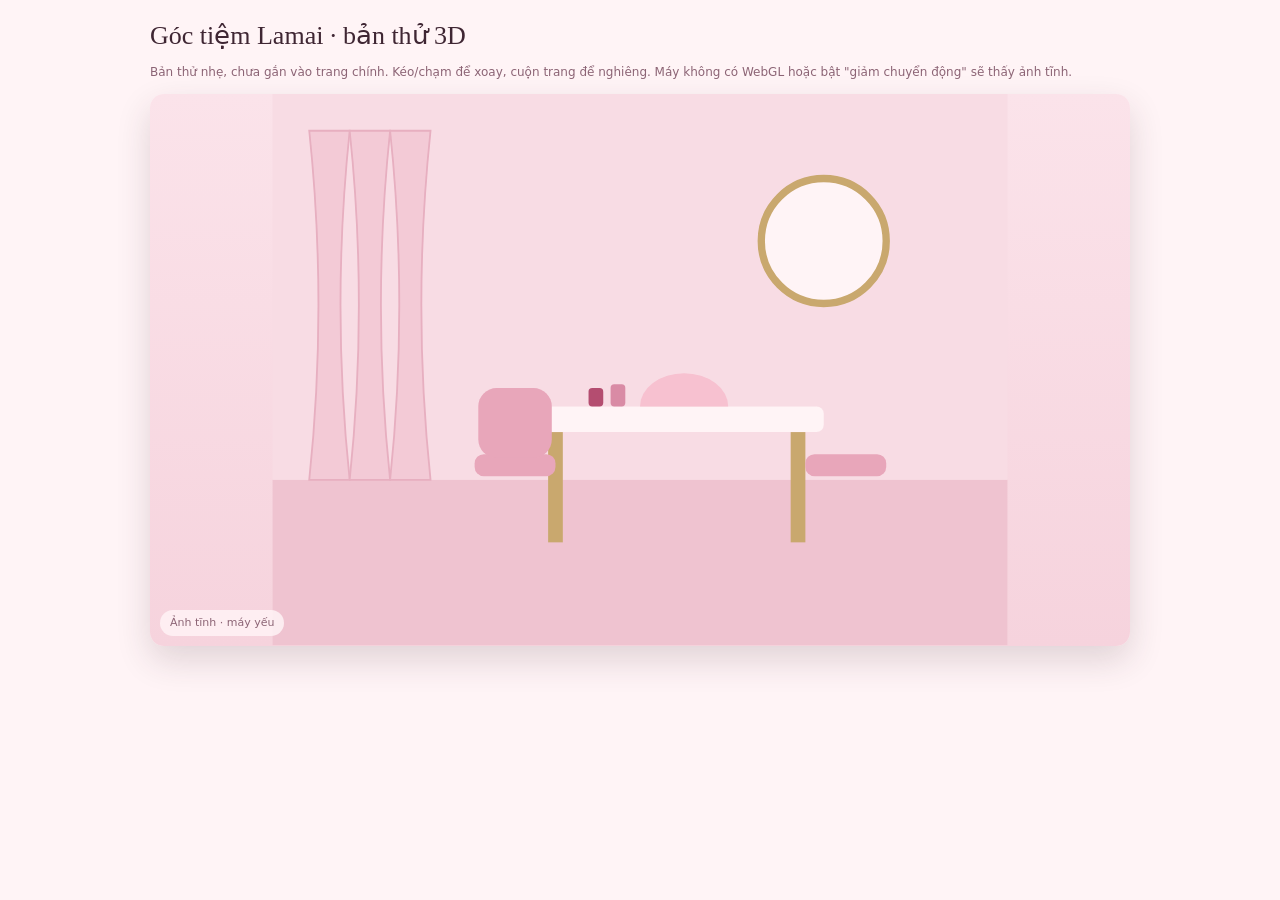
<file: 3d-demo.html>
<!doctype html>
<html lang="vi">
<head>
<meta charset="utf-8">
<meta name="viewport" content="width=device-width,initial-scale=1,viewport-fit=cover">
<meta name="robots" content="noindex">
<link rel="icon" type="image/svg+xml" href="./assets/19156aac699462b5f3f7086a5a16313e.svg">
<title>Lamai · Bản thử 3D góc tiệm (chưa gắn vào trang chính)</title>
<style>
body{margin:0;background:#FFF4F6;color:#3F2633;font:400 14px/1.6 'Be Vietnam Pro',system-ui,sans-serif}
main{max-width:980px;margin:0 auto;padding:20px 16px 60px}
h1{font:400 26px/1.2 Georgia,'Playfair Display',serif;margin:0 0 4px}
.lm3d{position:relative;width:100%;aspect-ratio:4/3;max-height:72vh;border-radius:14px;overflow:hidden;background:linear-gradient(180deg,#FBE3EA,#F6D3DD);box-shadow:0 14px 34px rgba(63,38,51,.16);touch-action:pan-y}
.lm3d canvas{position:absolute;inset:0;width:100%;height:100%;display:block}
.lm3d svg{position:absolute;inset:0;width:100%;height:100%}
.hud{position:absolute;left:10px;bottom:10px;padding:4px 10px;border-radius:999px;background:rgba(255,244,246,.85);font-size:11px;color:#8C6475;pointer-events:none}
.note{font-size:12px;color:#8C6475}
@media (min-width:761px){.lm3d{aspect-ratio:16/9}}
</style>
</head>
<body>
<main>
<h1>Góc tiệm Lamai · bản thử 3D</h1>
<p class="note">Bản thử nhẹ, chưa gắn vào trang chính. Kéo/chạm để xoay, cuộn trang để nghiêng. Máy không có WebGL hoặc bật "giảm chuyển động" sẽ thấy ảnh tĩnh.</p>
<div class="lm3d" id="lm3d" aria-label="Mô phỏng 3D góc làm móng: bàn, ghế, đèn hơ, rèm" role="img">

<svg id="fb" viewBox="0 0 400 300" aria-hidden="true"><rect width="400" height="300" fill="#F8DCE4"/><rect y="210" width="400" height="90" fill="#EFC3D0"/><g fill="#F3CAD6" stroke="#E7AFC0">
<path d="M20 20 q10 95 0 190 h22 q-10 -95 0 -190z"/><path d="M42 20 q10 95 0 190 h22 q-10 -95 0 -190z"/><path d="M64 20 q10 95 0 190 h22 q-10 -95 0 -190z"/></g>
<circle cx="300" cy="80" r="34" fill="#FFF4F6" stroke="#C9A86E" stroke-width="4"/><rect x="140" y="170" width="160" height="14" rx="4" fill="#FFF4F6"/><rect x="150" y="184" width="8" height="60" fill="#C9A86E"/><rect x="282" y="184" width="8" height="60" fill="#C9A86E"/>
<path d="M200 170 a24 18 0 0 1 48 0z" fill="#F7C1D0"/><rect x="172" y="160" width="8" height="10" rx="2" fill="#B44D70"/><rect x="184" y="158" width="8" height="12" rx="2" fill="#D98BA5"/>
<rect x="110" y="196" width="44" height="12" rx="5" fill="#E8A6BA"/><rect x="112" y="160" width="40" height="38" rx="10" fill="#E8A6BA"/><rect x="290" y="196" width="44" height="12" rx="5" fill="#E8A6BA"/></svg>
<span class="hud" id="hud">Ảnh tĩnh</span>
</div>
<p class="note" id="stat"></p>
</main>
<script>(function(){const box=document.getElementById("lm3d"),hud=document.getElementById("hud"),stat=document.getElementById("stat");const reduce=window.matchMedia&&matchMedia("(prefers-reduced-motion: reduce)").matches;const weak=!/[?&]force=1/.test(location.search)&&((navigator.hardwareConcurrency||4)<=2||(navigator.deviceMemory||4)<2);if(reduce||weak){hud.textContent=reduce?"Ảnh tĩnh · đang bật giảm chuyển động":"Ảnh tĩnh · máy yếu";return}const start=()=>{const cv=document.createElement("canvas");const gl=cv.getContext("webgl",{antialias:true,alpha:false,powerPreference:"low-power"});if(!gl){hud.textContent="Ảnh tĩnh · máy không hỗ trợ WebGL";return}box.insertBefore(cv,box.firstChild);const P=[],N=[],C=[];const hex=h=>[parseInt(h.slice(1,3),16)/255,parseInt(h.slice(3,5),16)/255,parseInt(h.slice(5,7),16)/255];const tri=(a,b,c,col)=>{const u=[b[0]-a[0],b[1]-a[1],b[2]-a[2]],v=[c[0]-a[0],c[1]-a[1],c[2]-a[2]];let n=[u[1]*v[2]-u[2]*v[1],u[2]*v[0]-u[0]*v[2],u[0]*v[1]-u[1]*v[0]];const l=Math.hypot(n[0],n[1],n[2])||1;n=n.map(x=>x/l);[a,b,c].forEach(p=>{P.push(p[0],p[1],p[2]);N.push(n[0],n[1],n[2]);C.push(col[0],col[1],col[2])})};const quad=(a,b,c,d,col)=>{tri(a,b,c,col);tri(a,c,d,col)};const boxM=(x,y,z,w,h,d,h6)=>{const c=hex(h6),X=x-w/2,Y=y,Z=z-d/2,X2=X+w,Y2=Y+h,Z2=Z+d;quad([X,Y,Z2],[X2,Y,Z2],[X2,Y2,Z2],[X,Y2,Z2],c);quad([X2,Y,Z],[X,Y,Z],[X,Y2,Z],[X2,Y2,Z],c);quad([X,Y2,Z2],[X2,Y2,Z2],[X2,Y2,Z],[X,Y2,Z],c);quad([X,Y,Z],[X2,Y,Z],[X2,Y,Z2],[X,Y,Z2],c);quad([X2,Y,Z2],[X2,Y,Z],[X2,Y2,Z],[X2,Y2,Z2],c);quad([X,Y,Z],[X,Y,Z2],[X,Y2,Z2],[X,Y2,Z],c)};const cyl=(x,y,z,r1,r2,h,h6,seg,cap)=>{const c=hex(h6);seg=seg||10;for(let i=0;i<seg;i++){const a=i/seg*Math.PI*2,b=(i+1)/seg*Math.PI*2;const p1=[x+Math.cos(a)*r1,y,z+Math.sin(a)*r1],p2=[x+Math.cos(b)*r1,y,z+Math.sin(b)*r1],p3=[x+Math.cos(b)*r2,y+h,z+Math.sin(b)*r2],p4=[x+Math.cos(a)*r2,y+h,z+Math.sin(a)*r2];quad(p1,p4,p3,p2,c);if(cap!==false){if(r2>0)tri([x,y+h,z],p3,p4,c);tri([x,y,z],p1,p2,c)}}};const dome=(x,y,z,r,h6)=>{const c=hex(h6),st=6,sg=12;for(let i=0;i<st;i++)for(let j=0;j<sg;j++){const t1=i/st*Math.PI/2,t2=(i+1)/st*Math.PI/2,a1=Math.PI*j/sg,a2=Math.PI*(j+1)/sg;const pt=(t,a)=>[x+Math.cos(a)*Math.cos(t)*r,y+Math.sin(t)*r*.8,z-Math.sin(a)*Math.cos(t)*r];quad(pt(t1,a1),pt(t1,a2),pt(t2,a2),pt(t2,a1),c)}};boxM(0,-.05,0,8,.05,6,"#EFC3D0");boxM(0,0,-3,8,4.2,.1,"#F8DCE4");boxM(-4,0,0,.1,4.2,6,"#F6D3DD");boxM(0,0,-2.94,8,.12,.02,"#E7AFC0");for(let i=0;i<9;i++)boxM(-3.7+i*.26,.05,-2.75+Math.sin(i*1.3)*.08,.24,3.9,.06,i%2?"#F3CAD6":"#F7D6E0");boxM(-2.6,3.95,-2.75,2.6,.06,.06,"#C9A86E");boxM(1.9,1.7,-2.94,1.1,1.4,.04,"#C9A86E");boxM(1.9,1.77,-2.91,.96,1.26,.04,"#FDF3F6");boxM(-.6,2.4,-2.82,1.8,.05,.3,"#FFF4F6");["#B44D70","#D98BA5","#F7C1D0","#C9A86E","#8E3A59","#F2A9A0","#E8A6BA"].forEach((h,i)=>{cyl(-1.35+i*.25,2.45,-2.8,.06,.06,.22,h,8);cyl(-1.35+i*.25,2.67,-2.8,.03,.03,.08,"#3F2633",6)});boxM(0,1,-.6,2.4,.08,1.1,"#FFF4F6");boxM(0,.96,-.6,2.42,.04,1.12,"#C9A86E");[[-1.1,-1.05],[1.1,-1.05],[-1.1,-.15],[1.1,-.15]].forEach(p=>cyl(p[0],0,p[1],.04,.04,.96,"#C9A86E",8));boxM(-.75,1.08,-.45,.7,.03,.45,"#F7C1D0");dome(.45,1.08,-.5,.32,"#F7C1D0");boxM(.45,1.08,-.6,.66,.03,.3,"#FFF4F6");["#B44D70","#D98BA5","#F2A9A0","#C9A86E"].forEach((h,i)=>{cyl(-.95+i*.12,1.08,-.9,.04,.04,.14,h,8)});cyl(0,3.2,-.6,.38,.06,.32,"#F7D6E0",14);cyl(0,3.52,-.6,.01,.01,.7,"#C9A86E",4,false);cyl(0,3.18,-.6,.12,.12,.04,"#FFF8E6",10);const chair=(x,z,rot)=>{const s=rot?-1:1;boxM(x,.48,z,.62,.14,.6,"#E8A6BA");boxM(x,.62,z+s*.27,.62,.6,.12,"#E8A6BA");[[-.26,-.24],[.26,-.24],[-.26,.24],[.26,.24]].forEach(p=>cyl(x+p[0],0,z+p[1],.03,.02,.48,"#C9A86E",6))};chair(0,.45,false);chair(-.2,-1.65,true);cyl(3,0,-2.3,.28,.22,.5,"#FFF4F6",12);for(let i=0;i<7;i++){const a=i/7*6.28;cyl(3+Math.cos(a)*.12,.5,-2.3+Math.sin(a)*.12,.09,0,.8+i%3*.15,"#A9C8A0",5)}cyl(2.4,0,.4,.3,.3,.04,"#FFF4F6",14);cyl(2.4,.04,.4,.03,.03,.55,"#C9A86E",6);cyl(2.4,.59,.4,.36,.36,.04,"#FFF4F6",14);cyl(2.35,.63,.4,.07,.06,.1,"#FFFFFF",8);const vcount=P.length/3;const vs="attribute vec3 p;attribute vec3 n;attribute vec3 c;uniform mat4 m;varying vec3 vc;varying float vd;void main(){gl_Position=m*vec4(p,1.);vec3 L=normalize(vec3(.45,.9,.6));float d=max(dot(n,L),0.);float b=max(dot(n,normalize(vec3(-.6,.3,.4))),0.);vc=c*(.7+.36*d)+vec3(1.,.93,.95)*.06*b;vd=gl_Position.z;}";const fs="precision mediump float;varying vec3 vc;varying float vd;void main(){vec3 fog=vec3(.98,.9,.93);gl_FragColor=vec4(mix(vc,fog,clamp((vd-8.)/12.,0.,.25)),1.);}";const sh=(t,s)=>{const o=gl.createShader(t);gl.shaderSource(o,s);gl.compileShader(o);return o};const pr=gl.createProgram();gl.attachShader(pr,sh(gl.VERTEX_SHADER,vs));gl.attachShader(pr,sh(gl.FRAGMENT_SHADER,fs));gl.linkProgram(pr);gl.useProgram(pr);if(!gl.getProgramParameter(pr,gl.LINK_STATUS)){cv.remove();hud.textContent="Ảnh tĩnh · lỗi đồ hoạ";return}const buf=(arr,name)=>{const b=gl.createBuffer();gl.bindBuffer(gl.ARRAY_BUFFER,b);gl.bufferData(gl.ARRAY_BUFFER,new Float32Array(arr),gl.STATIC_DRAW);const l=gl.getAttribLocation(pr,name);gl.enableVertexAttribArray(l);gl.vertexAttribPointer(l,3,gl.FLOAT,false,0,0)};buf(P,"p");buf(N,"n");buf(C,"c");const um=gl.getUniformLocation(pr,"m");gl.enable(gl.DEPTH_TEST);gl.clearColor(.98,.9,.93,1);const persp=(f,a,n,fa)=>{const t=1/Math.tan(f/2);return[t/a,0,0,0,0,t,0,0,0,0,(fa+n)/(n-fa),-1,0,0,2*fa*n/(n-fa),0]};const mul=(a,b)=>{const o=new Array(16).fill(0);for(let i=0;i<4;i++)for(let j=0;j<4;j++)for(let k=0;k<4;k++)o[j*4+i]+=a[k*4+i]*b[j*4+k];return o};const look=(e,t)=>{let z=[e[0]-t[0],e[1]-t[1],e[2]-t[2]];let l=Math.hypot(...z);z=z.map(v=>v/l);let x=[z[2],0,-z[0]];l=Math.hypot(...x);x=x.map(v=>v/l);const y=[z[1]*x[2]-z[2]*x[1],z[2]*x[0]-z[0]*x[2],z[0]*x[1]-z[1]*x[0]];return[x[0],y[0],z[0],0,x[1],y[1],z[1],0,x[2],y[2],z[2],0,-(x[0]*e[0]+x[1]*e[1]+x[2]*e[2]),-(y[0]*e[0]+y[1]*e[1]+y[2]*e[2]),-(z[0]*e[0]+z[1]*e[1]+z[2]*e[2]),1]};let yaw=.35,tYaw=.35,pitch=.32,tPitch=.32,drag=null,auto=true,run=true,inView=true,frames=0,t0=performance.now(),fps=0;const resize=()=>{const r=box.getBoundingClientRect(),d=Math.min(window.devicePixelRatio||1,1.75);cv.width=Math.round(r.width*d);cv.height=Math.round(r.height*d);gl.viewport(0,0,cv.width,cv.height)};resize();window.addEventListener("resize",resize,{passive:true});cv.addEventListener("pointerdown",e=>{drag={x:e.clientX,y:e.clientY,yaw:tYaw,pitch:tPitch};auto=false;cv.setPointerCapture(e.pointerId)});cv.addEventListener("pointermove",e=>{if(!drag){if(e.pointerType==="mouse"){const r=box.getBoundingClientRect();tYaw=.35+((e.clientX-r.left)/r.width-.5)*.7;auto=false}return}tYaw=drag.yaw+(e.clientX-drag.x)/220;tPitch=Math.max(.08,Math.min(.7,drag.pitch+(e.clientY-drag.y)/400))});const up=()=>{drag=null};cv.addEventListener("pointerup",up);cv.addEventListener("pointercancel",up);window.addEventListener("scroll",()=>{const r=box.getBoundingClientRect();const k=1-(r.top+r.height/2)/window.innerHeight;tPitch=Math.max(.12,Math.min(.6,.22+k*.35))},{passive:true});document.addEventListener("visibilitychange",()=>{run=!document.hidden;if(run)requestAnimationFrame(loop)});new IntersectionObserver(en=>{inView=en[0].isIntersecting;if(inView&&run)requestAnimationFrame(loop)}).observe(box);const loop=now=>{if(!run||!inView)return;if(auto)tYaw=.35+Math.sin(now/4200)*.35;yaw+=(tYaw-yaw)*.08;pitch+=(tPitch-pitch)*.08;const R=7.2,tg=[0,1.1,-.9],e=[tg[0]+Math.sin(yaw)*Math.cos(pitch)*R,tg[1]+Math.sin(pitch)*R,tg[2]+Math.cos(yaw)*Math.cos(pitch)*R];gl.uniformMatrix4fv(um,false,mul(persp(.75,cv.width/cv.height,.1,40),look(e,tg)));gl.clear(gl.COLOR_BUFFER_BIT|gl.DEPTH_BUFFER_BIT);gl.drawArrays(gl.TRIANGLES,0,vcount);frames++;if(now-t0>1e3){fps=Math.round(frames*1e3/(now-t0));frames=0;t0=now;hud.textContent="3D · "+(vcount/3|0)+" tam giác · "+fps+" khung/giây";window.__lm3dFps=fps}requestAnimationFrame(loop)};document.getElementById("fb").style.display="none";requestAnimationFrame(loop);stat.textContent="Cảnh: "+(vcount/3|0)+" tam giác, dựng bằng mã (không tải mô hình/ảnh).";window.__lm3dTris=vcount/3|0};if("IntersectionObserver"in window){const io=new IntersectionObserver(en=>{if(en[0].isIntersecting){io.disconnect();start()}},{rootMargin:"200px"});io.observe(box)}else start()})()</script>
</body>
</html>
</file>
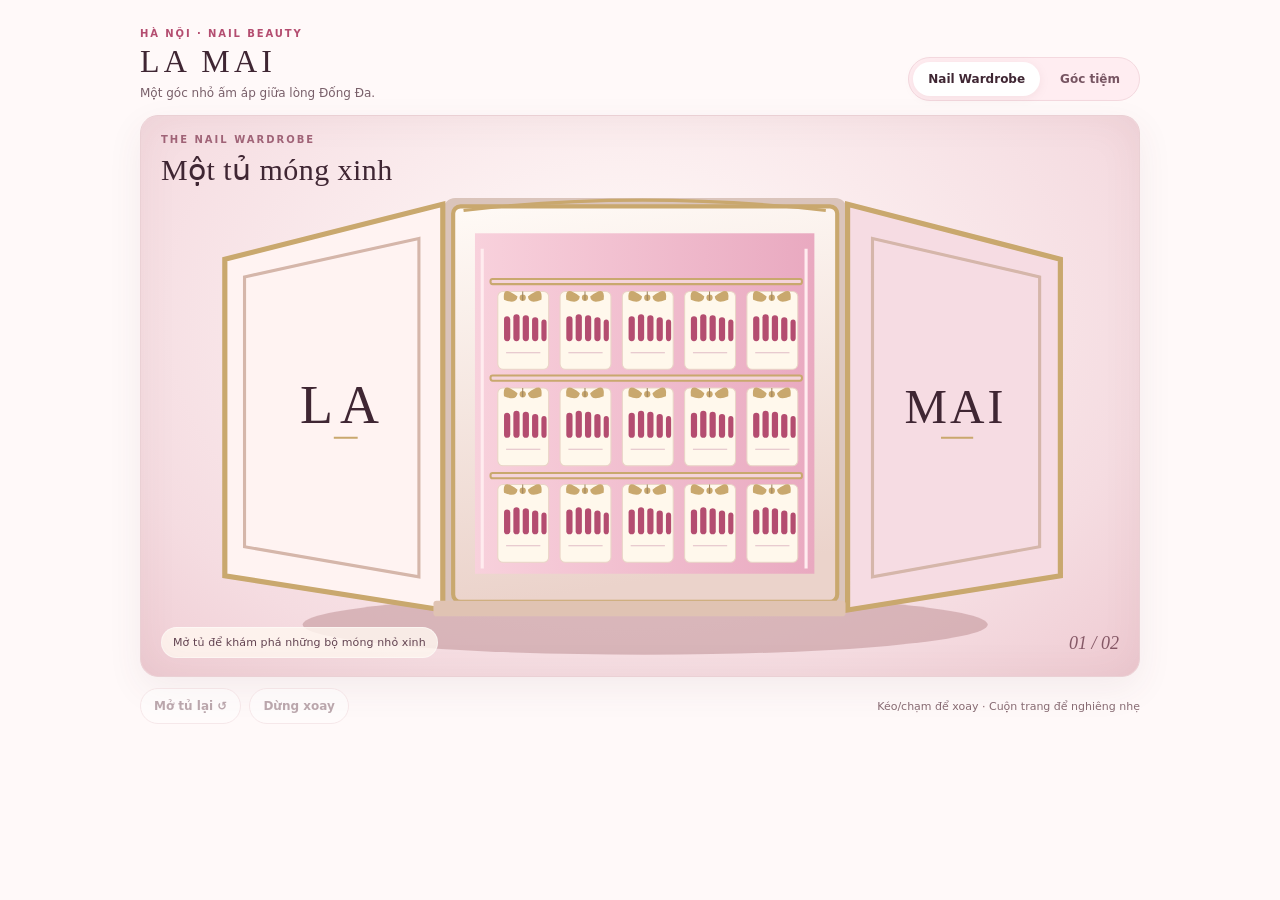
<file: 3d-tiem.html>
<!doctype html>
<html lang="vi">
<head>
<meta charset="utf-8">
<meta name="viewport" content="width=device-width,initial-scale=1,viewport-fit=cover">
<meta name="color-scheme" content="light">
<link rel="icon" type="image/svg+xml" href="./assets/19156aac699462b5f3f7086a5a16313e.svg"><title>Lamai Nail Beauty · 3D Góc Tiệm & Nail Wardrobe</title>

<style>
:root{--pink:#F7C1D0;--rose:#EFC3D0;--plum:#3F2633;--berry:#B44D70;--cream:#FFF4F6;--brass:#C9A86E}
*{box-sizing:border-box}
html{background:#fff9f9;color:var(--plum);font-family:system-ui,-apple-system,"Segoe UI",sans-serif}
body{margin:0;padding:clamp(12px,3vw,28px)}
.lamai-3d{max-width:1000px;margin:auto}
.head{display:flex;align-items:end;justify-content:space-between;gap:16px;margin-bottom:14px}
.brand{font:400 clamp(23px,3vw,32px)/1.08 Georgia,"Times New Roman",serif;letter-spacing:.13em;color:var(--plum)}
.kicker{font-size:10px;letter-spacing:.19em;color:var(--berry);font-weight:700;margin-bottom:5px}
.sub{font-size:12px;line-height:1.35;color:#79606a;margin-top:6px}
.tabs{display:flex;gap:5px;background:#ffedf1;border:1px solid #f4d9df;padding:4px;border-radius:100px}
.tabs button,.controls button{font:600 12px system-ui,-apple-system,sans-serif;border:0;cursor:pointer;transition:background .2s,color .2s}
.tabs button{padding:10px 15px;border-radius:100px;color:#775562;background:transparent;white-space:nowrap}
.tabs button[aria-selected="true"]{background:white;color:var(--plum);box-shadow:0 2px 10px #ad75831e}
.stage{position:relative;isolation:isolate;width:100%;aspect-ratio:16/9;overflow:hidden;border-radius:18px;background:radial-gradient(ellipse at 48% 35%,#fff8f7 8%,#f5dce1 73%,#ecc4cc 110%);border:1px solid #ead0d4;box-shadow:0 12px 36px #64364612}
.stage:after{content:"";position:absolute;inset:0;pointer-events:none;z-index:4;box-shadow:inset 0 0 42px #723b4210;border-radius:inherit}
.stage[data-scene="room"]{background:linear-gradient(145deg,#fff6f4 2%,#f5e0e1 54%,#edd0d3 100%)}
.fallback{position:absolute;inset:0;z-index:1;transition:opacity .3s ease;pointer-events:none}
.fallback svg{display:block;width:100%;height:100%}
.fallback .svg-room{display:none}
.stage[data-scene="room"] .fallback .svg-box{display:none}
.stage[data-scene="room"] .fallback .svg-room{display:block}
.stage.is-webgl .fallback{opacity:0}
#lamai-canvas{position:absolute;inset:0;width:100%;height:100%;display:block;z-index:2;opacity:0;pointer-events:none;touch-action:none;cursor:grab;transition:opacity .28s}
.stage.is-webgl #lamai-canvas{opacity:1;pointer-events:auto}
#lamai-canvas:active{cursor:grabbing}
.scene-label{position:absolute;z-index:3;top:18px;left:20px;pointer-events:none;max-width:65%}
.scene-label span{font:400 clamp(20px,2.8vw,30px)/1.1 Georgia,serif;letter-spacing:.015em;color:var(--plum)}
.scene-label small{display:block;font-size:10px;text-transform:uppercase;letter-spacing:.2em;color:#a16478;margin-bottom:8px;font-weight:700}
.scene-note{position:absolute;z-index:3;bottom:18px;left:20px;max-width:70%;font-size:11px;letter-spacing:.01em;color:#624351;background:#fff8f0cf;padding:8px 11px;border-radius:30px;border:1px solid #ffffff77;pointer-events:none}
.scene-index{position:absolute;right:20px;bottom:22px;z-index:3;color:#855866;font:italic 18px Georgia,serif;pointer-events:none}
.controls{display:flex;flex-wrap:wrap;gap:10px;justify-content:space-between;align-items:center;margin-top:11px}
.control-actions{display:flex;gap:8px}
.controls button{background:#fff;border:1px solid #eed6da;padding:10px 13px;color:#73515d;border-radius:100px}
.controls button:focus-visible,.tabs button:focus-visible{outline:2px solid var(--berry);outline-offset:3px}
.controls button:disabled{opacity:.48;cursor:default}
.hint{font-size:11px;color:#886c74}
@media(max-width:650px){body{padding:10px}.head{align-items:start;flex-direction:column;gap:12px}.tabs{width:100%}.tabs button{flex:1}.stage{aspect-ratio:4/3;border-radius:14px}.scene-label{top:13px;left:14px;max-width:80%}.scene-label span{font-size:22px}.scene-note{left:12px;bottom:12px;font-size:10px;padding:6px 9px;max-width:84%}.scene-index{right:12px;bottom:15px}.controls{gap:9px}.hint{font-size:10px}}
@media(prefers-reduced-motion:reduce){*,*:before,*:after{transition:none!important;animation:none!important}}

html.lm-embed,html.lm-embed body{height:100%;background:#FFF4F6}
html.lm-embed body{padding:6px;display:flex;flex-direction:column}
html.lm-embed .lamai-3d{display:flex;flex-direction:column;height:100%;width:100%;max-width:none}
html.lm-embed .head{margin-bottom:6px}html.lm-embed .head > div:first-child{display:none}html.lm-embed .tabs{width:auto}
html.lm-embed .stage{aspect-ratio:auto;flex:1 1 auto;min-height:0}
html.lm-embed .controls{margin-top:6px}html.lm-embed .hint{display:none}
html.lm-embed .tabs button,html.lm-embed .controls button{min-height:40px}
html.lm-embed body{padding:0}html.lm-embed .lamai-3d{position:relative}
html.lm-embed .head{position:absolute;top:8px;right:8px;z-index:6;margin:0}html.lm-embed .tabs{background:#ffedf1e6}
html.lm-embed .stage{border-radius:0;border:0}
html.lm-embed .controls{position:absolute;left:8px;bottom:8px;z-index:6;margin:0}
html.lm-embed .scene-note,html.lm-embed .scene-index{display:none}
@media(max-width:560px){html.lm-embed .scene-label{display:none}html.lm-embed .tabs button{padding:8px 11px}}
</style>
<script>if(window.self!==window.top)document.documentElement.classList.add("lm-embed")</script>
</head>
<body>
<main class="lamai-3d" aria-label="Lamai Nail Beauty – hai cảnh 3D tương tác">
 <div class="head">
  <div><div class="kicker">HÀ NỘI · NAIL BEAUTY</div><div class="brand">LA MAI</div><div class="sub">Một góc nhỏ ấm áp giữa lòng Đống Đa.</div></div>
  <div class="tabs" role="tablist" aria-label="Chọn cảnh 3D">
   <button type="button" id="tab-box" role="tab" aria-selected="true" aria-controls="lamai-stage">Nail Wardrobe</button>
   <button type="button" id="tab-room" role="tab" aria-selected="false" aria-controls="lamai-stage">Góc tiệm</button>
  </div>
 </div>
 <section class="stage" id="lamai-stage" data-scene="box" aria-label="Mô hình 3D Lamai; kéo để xoay, chọn nút để đổi cảnh">
  <div class="fallback" role="img" aria-label="Minh hoạ tĩnh tiệm nail hồng kem và tủ trưng bày mẫu móng">
   
   <svg class="svg-box" viewBox="0 0 960 540" preserveAspectRatio="xMidYMid meet" xmlns="http://www.w3.org/2000/svg" aria-hidden="true">
    <defs><linearGradient id="bc" x2=".15" y2="1"><stop stop-color="#fffaf6"/><stop offset="1" stop-color="#ebd3cb"/></linearGradient><linearGradient id="bp"><stop stop-color="#f8d1dc"/><stop offset="1" stop-color="#e9a9c0"/></linearGradient><linearGradient id="bf"><stop stop-color="#fff9ef"/><stop offset="1" stop-color="#efddd4"/></linearGradient></defs>
    <ellipse cx="485" cy="490" rx="330" ry="29" fill="#bb8b9080"/>
    <rect x="290" y="79" width="390" height="397" rx="12" fill="#dac4bb"/>
    <rect x="300" y="87" width="370" height="381" rx="7" fill="url(#bc)" stroke="#c9a86e" stroke-width="4"/>
    <rect x="321" y="113" width="327" height="328" fill="url(#bp)"/>
    <path d="M328 128V436M640 128V436" stroke="#ffecef" stroke-width="3"/>
    <g fill="#f4d4da" stroke="#c9a86e" stroke-width="2"><rect x="336" y="157" width="300" height="5" rx="2"/><rect x="336" y="250" width="300" height="5" rx="2"/><rect x="336" y="344" width="300" height="5" rx="2"/></g>
    <defs><g id="tags"><rect x="0" y="0" width="49" height="75" rx="5" fill="#fff8ec" stroke="#e9d5c6"/><circle cx="24" cy="6" r="3" fill="#c9a86e"/><path d="M19 5q-15-12-13 3 12 5 13-3m10 0q15-12 13 3-12 5-13-3" fill="#c9a86e"/><path d="M24 0v9" stroke="#9e835e"/><g fill="#b44d70"><rect x="6" y="24" width="6" height="24" rx="3"/><rect x="15" y="22" width="6" height="26" rx="3"/><rect x="24" y="23" width="6" height="25" rx="3"/><rect x="33" y="25" width="6" height="23" rx="3"/><rect x="42" y="27" width="5" height="21" rx="3"/></g><path d="M8 59h33" stroke="#e0bdc6"/></g></defs>
    <use href="#tags" x="343" y="169"/><use href="#tags" x="403" y="169"/><use href="#tags" x="463" y="169"/><use href="#tags" x="523" y="169"/><use href="#tags" x="583" y="169"/>
    <use href="#tags" x="343" y="262"/><use href="#tags" x="403" y="262"/><use href="#tags" x="463" y="262"/><use href="#tags" x="523" y="262"/><use href="#tags" x="583" y="262"/>
    <use href="#tags" x="343" y="355"/><use href="#tags" x="403" y="355"/><use href="#tags" x="463" y="355"/><use href="#tags" x="523" y="355"/><use href="#tags" x="583" y="355"/>
    <path d="M290 85L80 138v305l210 33z" fill="#fff3f2" stroke="#c9a86e" stroke-width="5"/><path d="M680 85l205 53v305l-205 33z" fill="#f6dce3" stroke="#c9a86e" stroke-width="5"/>
    <path d="M267 118L99 155v260l168 29zM704 118l161 37v260l-161 29z" fill="none" stroke="#d5b6aa" stroke-width="3"/>
    <text x="194" y="296" text-anchor="middle" font-family="Georgia,serif" font-size="52" letter-spacing="7" fill="#3F2633">LA</text>
    <text x="784" y="296" text-anchor="middle" font-family="Georgia,serif" font-size="46" letter-spacing="3" fill="#3F2633">MAI</text>
    <path d="M185 310h23m562 0h31" stroke="#c9a86e" stroke-width="2"/>
    <path d="M310 91q170-20 349 0" fill="none" stroke="#c9a86e" stroke-width="3"/>
    <rect x="281" y="467" width="397" height="15" rx="3" fill="#e0c3b3"/>
   </svg>
   
   <svg class="svg-room" viewBox="0 0 960 540" preserveAspectRatio="xMidYMid meet" xmlns="http://www.w3.org/2000/svg" aria-hidden="true">
    <defs><linearGradient id="rw" x2="0" y2="1"><stop stop-color="#fff7f3"/><stop offset="1" stop-color="#f1d8d7"/></linearGradient><linearGradient id="rf" x2=".6" y2="1"><stop stop-color="#f1d6c3"/><stop offset="1" stop-color="#d2af9d"/></linearGradient></defs>
    <path d="M105 50H854V379H105Z" fill="url(#rw)"/><path d="M105 380H854L949 522H19Z" fill="url(#rf)"/><path d="M105 50v330l-85 142V151z" fill="#f3dfe3"/><polygon points="70,120 105,95 105,215 70,243" fill="#fff4ef" stroke="#d9c2c6" stroke-width="3"/>
    <polygon points="78,133 105,114 105,201 78,222" fill="#f5cddb" stroke="#e1b8c4" stroke-width="2"/>
    <polygon points="76,305 105,293 105,306 76,319" fill="#fff5ef" stroke="#d8b8b9" stroke-width="2"/>
    <rect x="78" y="282" width="18" height="18" rx="4" fill="#fff7f1" stroke="#d7c2bc" stroke-width="2"/>
    <path d="M87 299v-13" stroke="#6E8B70" stroke-width="2"/>
    <circle cx="83" cy="285" r="5" fill="#efbfd0"/><circle cx="91" cy="289" r="4" fill="#f7c6d4"/>
    <g stroke="#dfc3bc" fill="none" stroke-width="3"><path d="M124 332H837M124 322H837"/><path d="M135 345v-90h189v90m23 0v-90h191v90m21 0v-90h245v90"/></g>
    <rect x="168" y="80" width="157" height="234" fill="#fff4eb" stroke="#e8d9c7" stroke-width="9"/>
    <rect x="199" y="350" width="88" height="12" rx="5" fill="#fff4eb" stroke="#d8b8b9" stroke-width="3"/>
    <rect x="204" y="333" width="20" height="18" rx="4" fill="#fff6f1" stroke="#d7c2bc" stroke-width="2"/>
    <path d="M214 351v-15" stroke="#6E8B70" stroke-width="2"/>
    <circle cx="210" cy="335" r="5" fill="#efbfd0"/><circle cx="218" cy="338" r="4" fill="#f7c6d4"/>
    <path d="M169 82q49 61 1 233h48q31-104-9-233zm155 0q-49 61-1 233h-48q-31-104 9-233z" fill="#EFC3D0"/>
    <path d="M177 85v222m18-222v222m110-222v222m-17-222v222" stroke="#f7dbe1" stroke-width="5" opacity=".65"/>
    <path d="M162 79h170" stroke="#c9a86e" stroke-width="5" stroke-linecap="round"/>
    <ellipse cx="446" cy="180" rx="65" ry="96" fill="#f1e8df" stroke="#C9A86E" stroke-width="11"/>
    <path d="M420 103q-18 57 0 106" stroke="#fffaf2" stroke-width="14" fill="none" opacity=".55"/>
    <g fill="#d6b19a"><rect x="645" y="130" width="173" height="9" rx="3"/><rect x="645" y="210" width="173" height="9" rx="3"/><rect x="645" y="288" width="173" height="9" rx="3"/></g>
    <defs><g id="polish"><rect x="0" y="0" width="19" height="30" rx="4" fill="#b44d70"/><rect x="4" y="-13" width="11" height="14" rx="2" fill="#d1b6a4"/></g></defs>
    <use href="#polish" x="655" y="100"/><use href="#polish" x="688" y="100"/><use href="#polish" x="721" y="100"/><use href="#polish" x="754" y="100"/><use href="#polish" x="787" y="100"/>
    <use href="#polish" x="655" y="180"/><use href="#polish" x="688" y="180"/><use href="#polish" x="721" y="180"/><use href="#polish" x="754" y="180"/><use href="#polish" x="787" y="180"/>
    <use href="#polish" x="655" y="258"/><use href="#polish" x="688" y="258"/><use href="#polish" x="721" y="258"/><use href="#polish" x="754" y="258"/><use href="#polish" x="787" y="258"/>
    <path d="M520 58v97" stroke="#a88656" stroke-width="3"/><path d="M487 156q33-42 66 0l-8 18h-50Z" fill="#fff5e9" stroke="#C9A86E" stroke-width="3"/>
    <ellipse cx="480" cy="447" rx="238" ry="39" fill="#ca92967f"/>
    <g><path d="M292 359h330l36 42H262z" fill="#f9ede3" stroke="#d4b5a2" stroke-width="6"/><path d="M292 400v67m319-67v67" stroke="#b98f7d" stroke-width="11"/><path d="M278 353h366" stroke="#fef8f0" stroke-width="9"/><rect x="400" y="322" width="130" height="27" rx="13" fill="#eabdc9"/><path d="M530 347q-33-58-75 0z" fill="#fff4f1" stroke="#dfbbc5" stroke-width="4"/><path d="M465 347q11-15 26 0" fill="#d9b4ba"/></g>
    <g><path d="M245 400q-59 12-64 76h122q-2-64-58-76" fill="#e6a6bd" stroke="#ca849f" stroke-width="5"/><path d="M204 344q-35-93 40-103 82 9 47 103z" fill="#EFC3D0" stroke="#c988a4" stroke-width="6"/><ellipse cx="244" cy="381" rx="69" ry="30" fill="#F7C1D0" stroke="#c988a4" stroke-width="5"/></g>
    <g><path d="M718 393q-59 12-64 76h122q-2-64-58-76" fill="#e6a6bd" stroke="#ca849f" stroke-width="5"/><path d="M677 338q-35-93 40-103 82 9 47 103z" fill="#EFC3D0" stroke="#c988a4" stroke-width="6"/><ellipse cx="717" cy="376" rx="69" ry="30" fill="#F7C1D0" stroke="#c988a4" stroke-width="5"/></g>
    <path d="M819 448q-21-83-4-125m0 125q16-92 39-142m-39 142q-30-58-43-111" fill="none" stroke="#658265" stroke-width="7" stroke-linecap="round"/>
    <path d="M783 436h72l-10 55h-52z" fill="#edc5ca" stroke="#d19da7" stroke-width="5"/>
    <g fill="#92a285"><ellipse cx="807" cy="346" rx="16" ry="38" transform="rotate(-34 807 346)"/><ellipse cx="854" cy="324" rx="17" ry="41" transform="rotate(30 854 324)"/><ellipse cx="779" cy="372" rx="16" ry="36" transform="rotate(-40 779 372)"/></g>
   </svg>
  </div>
  <canvas id="lamai-canvas" aria-hidden="true"></canvas>
  <div class="scene-label" aria-live="polite"><small id="scene-overline">THE NAIL WARDROBE</small><span id="scene-title">Một tủ móng xinh</span></div>
  <div class="scene-note" id="scene-note">Mở tủ để khám phá những bộ móng nhỏ xinh</div>
  <div class="scene-index" id="scene-index">01 / 02</div>
 </section>
 <div class="controls">
  <div class="control-actions"><button id="replay" type="button" disabled="disabled">Mở tủ lại ↺</button><button id="autorotate" type="button" disabled="disabled" aria-pressed="true">Dừng xoay</button></div>
  <div class="hint" id="hint">Kéo/chạm để xoay · Cuộn trang để nghiêng nhẹ</div>
 </div>
</main>
<script>(()=>{"use strict";const COLOR={pink:"#F7C1D0",rose:"#EFC3D0",plum:"#3F2633",berry:"#B44D70",cream:"#FFF4F6",brass:"#C9A86E"};const AUTO_ROTATE=true;const $=id=>document.getElementById(id),stage=$("lamai-stage"),canvas=$("lamai-canvas");const tabBox=$("tab-box"),tabRoom=$("tab-room"),replay=$("replay"),autoButton=$("autorotate");const reduced=matchMedia("(prefers-reduced-motion: reduce)");let weak=typeof navigator.hardwareConcurrency==="number"&&navigator.hardwareConcurrency<=2||typeof navigator.deviceMemory==="number"&&navigator.deviceMemory<2;let gl=null,program=null,meshes={},textures=[],loc={},scene="box",inView=false,ready=false,disabled=weak||reduced.matches;let raf=0,lastTime=0,animTime=0,doorT=0,yaw=.12,pitch=.19,targetYaw=.12,targetPitch=.19,scrollTilt=0;let autoRotate=AUTO_ROTATE&&!reduced.matches,dragging=false,dragX=0,dragY=0,lastInteraction=0;let frameCount=0,frameWindow=0,lowWindows=0,measuredFps=0,runStart=0;const clamp=(x,a,b)=>Math.max(a,Math.min(b,x)),mix=(a,b,t)=>a+(b-a)*t;const col=s=>{let v=parseInt(s.replace("#",""),16);return[(v>>16&255)/255,(v>>8&255)/255,(v&255)/255]};const C={};Object.keys(COLOR).forEach(k=>C[k]=col(COLOR[k]));const tone=(v,t)=>v.map(x=>clamp(x*t,0,1));const add=(a,b)=>[a[0]+b[0],a[1]+b[1],a[2]+b[2]];const sub=(a,b)=>[a[0]-b[0],a[1]-b[1],a[2]-b[2]];const cross=(a,b)=>[a[1]*b[2]-a[2]*b[1],a[2]*b[0]-a[0]*b[2],a[0]*b[1]-a[1]*b[0]];const norm=a=>{let l=Math.hypot(...a)||1;return a.map(x=>x/l)};const rnd=i=>{let x=Math.sin(i*127.1+49.87)*43758.5453;return x-Math.floor(x)};class Mesh{constructor(){this.a=[];this.triangles=0}v(p,n,c,uv){this.a.push(p[0],p[1],p[2],n[0],n[1],n[2],c[0],c[1],c[2],uv?uv[0]:0,uv?uv[1]:0)}face(p,q,r,c,uvs){const n=norm(cross(sub(q,p),sub(r,p)));this.v(p,n,c,uvs&&uvs[0]);this.v(q,n,c,uvs&&uvs[1]);this.v(r,n,c,uvs&&uvs[2]);this.triangles++}quad(a,b,c,d,color){this.face(a,b,c,color);this.face(a,c,d,color)}box(x,y,z,w,h,d,color){let x0=x-w/2,x1=x+w/2,y0=y-h/2,y1=y+h/2,z0=z-d/2,z1=z+d/2;let P=[[x0,y0,z0],[x1,y0,z0],[x1,y1,z0],[x0,y1,z0],[x0,y0,z1],[x1,y0,z1],[x1,y1,z1],[x0,y1,z1]];let f=[[4,5,6,7],[1,0,3,2],[0,4,7,3],[5,1,2,6],[3,7,6,2],[0,1,5,4]];let shades=[1,.93,.93,.98,1.04,.9];for(let i=0;i<6;i++){let t=f[i],v=tone(color,shades[i]);this.quad(P[t[0]],P[t[1]],P[t[2]],P[t[3]],v)}}smooth(p,n,p2,n2,p3,n3,c){this.v(p,n,c);this.v(p2,n2,c);this.v(p3,n3,c);this.triangles++}ellipsoid(x,y,z,rx,ry,rz,c,seg=12,rings=8){const pt=(t,p)=>[x+rx*Math.sin(t)*Math.cos(p),y+ry*Math.cos(t),z+rz*Math.sin(t)*Math.sin(p)];const nn=(t,p)=>norm([Math.sin(t)*Math.cos(p)/rx,Math.cos(t)/ry,Math.sin(t)*Math.sin(p)/rz]);for(let i=0;i<rings;i++)for(let j=0;j<seg;j++){let t0=Math.PI*i/rings,t1=Math.PI*(i+1)/rings,p0=2*Math.PI*j/seg,p1=2*Math.PI*(j+1)/seg;let a=pt(t0,p0),b=pt(t1,p0),d=pt(t0,p1),e=pt(t1,p1);this.smooth(a,nn(t0,p0),b,nn(t1,p0),e,nn(t1,p1),c);this.smooth(a,nn(t0,p0),e,nn(t1,p1),d,nn(t0,p1),c)}}tube(a,b,r,c,sides=7,r2=r){let axis=norm(sub(b,a)),u=norm(cross(axis,Math.abs(axis[1])<.92?[0,1,0]:[1,0,0])),v=cross(axis,u);const pp=(o,R,j)=>add(o,add(u.map(t=>t*R*Math.cos(j*2*Math.PI/sides)),v.map(t=>t*R*Math.sin(j*2*Math.PI/sides))));for(let j=0;j<sides;j++){let A=pp(a,r,j),B=pp(a,r,j+1),D=pp(b,r2,j),E=pp(b,r2,j+1);this.quad(A,B,E,D,c);this.face(a,B,A,tone(c,.9));this.face(b,D,E,tone(c,1.06))}}plate(cx,cy,z,w,h,r,d,c,steps=3){let pts=[];r=Math.min(r,w/2,h/2);for(const[ox,oy,start]of[[w/2-r,h/2-r,0],[-w/2+r,h/2-r,90],[-w/2+r,-h/2+r,180],[w/2-r,-h/2+r,270]]){for(let k=0;k<=steps;k++){let a=(start+k*90/steps)*Math.PI/180;pts.push([cx+ox+r*Math.cos(a),cy+oy+r*Math.sin(a)])}}for(let i=0;i<pts.length;i++){let q=pts[i],s=pts[(i+1)%pts.length];this.face([cx,cy,z+d/2],[q[0],q[1],z+d/2],[s[0],s[1],z+d/2],c);this.face([cx,cy,z-d/2],[s[0],s[1],z-d/2],[q[0],q[1],z-d/2],tone(c,.92));this.quad([q[0],q[1],z-d/2],[s[0],s[1],z-d/2],[s[0],s[1],z+d/2],[q[0],q[1],z+d/2],tone(c,.82))}}ellipseXY(x,y,z,rx,ry,c,seg=24){let center=[x,y,z];for(let i=0;i<seg;i++){let a=i*2*Math.PI/seg,b=(i+1)*2*Math.PI/seg;this.face(center,[x+rx*Math.cos(a),y+ry*Math.sin(a),z],[x+rx*Math.cos(b),y+ry*Math.sin(b),z],c)}}append(src,tx,ty,tz,angle=0){let s=Math.sin(angle),c=Math.cos(angle);for(let i=0;i<src.a.length;i+=11){let a=src.a;this.a.push(c*a[i]+s*a[i+2]+tx,a[i+1]+ty,-s*a[i]+c*a[i+2]+tz,c*a[i+3]+s*a[i+5],a[i+4],-s*a[i+3]+c*a[i+5],a[i+6],a[i+7],a[i+8],a[i+9],a[i+10])}this.triangles+=src.triangles}}const line=(b,pts,r,c,sides=6)=>{for(let i=0;i<pts.length-1;i++)b.tube(pts[i],pts[i+1],r,c,sides)};function buildCabinet(){const b=new Mesh,L=new Mesh,R=new Mesh;b.box(0,.16,.05,4.25,.31,1.64,tone(C.cream,.89));b.box(0,.33,.06,4.1,.07,1.61,C.brass);b.box(0,1.87,-.69,4.03,3.42,.15,tone(C.rose,.96));b.box(-1.99,1.87,0,.16,3.53,1.48,tone(C.cream,.99));b.box(1.99,1.87,0,.16,3.53,1.48,tone(C.cream,.94));b.box(0,3.65,0,4.18,.15,1.62,C.cream);b.box(0,3.76,.03,4.28,.13,1.75,tone(C.cream,.94));b.box(0,.46,0,4,.1,1.45,tone(C.cream,.97));b.box(0,2.03,-.56,3.68,3.05,.045,C.rose);for(let i=0;i<25;i++){let x=-1.73+i*.144;b.box(x,2.03,-.525,.012,2.98,.012,tone(C.cream,.86))}for(let row=0;row<3;row++){let y=3.26-row*.95;b.tube([-1.77,y+.06,.25],[1.77,y+.06,.25],.018,C.brass,8);for(let j=0;j<5;j++){let x=-1.47+j*.735,yy=y-.43,z=.36,tt=row*5+j;b.tube([x,y+.04,.25],[x,y-.08,.31],.012,tone(C.brass,.85),6);b.plate(x,yy,z,.6,.79,.055,.038,tone(C.cream,rnd(tt)*.055+.96));b.ellipseXY(x,y-.115,z+.024,.031,.031,tone(C.brass,.88),12);b.ellipsoid(x-.06,y-.11,z+.053,.078,.033,.026,tone(C.brass,.95),8,4);b.ellipsoid(x+.06,y-.11,z+.053,.078,.033,.026,tone(C.brass,.96),8,4);b.ellipsoid(x,y-.115,z+.068,.024,.023,.022,tone(C.brass,.77),7,4);const swatches=[C.cream,C.pink,C.rose,C.berry,C.plum,col("#668575"),col("#B99AA9"),col("#B8816E")];for(let n=0;n<5;n++){let xx=x+(n-2)*.101,tc=swatches[(tt+n*2)%swatches.length];b.plate(xx,yy+.045,z+.063,.077,.255,.035,.025,tc,2);if((tt+n)%4===0){b.tube([xx-.026,yy+.014,z+.082],[xx+.027,yy+.045,z+.082],.006,C.brass,5)}if((tt+n)%7===0){b.ellipsoid(xx+.006,yy+.097,z+.083,.012,.012,.006,tone(C.cream,.98),6,3)}}b.box(x,yy-.23,z+.037,.33,.008,.012,tone(C.brass,.76))}}for(const x of[-1.91,1.91]){b.box(x,2,.47,.045,3.17,.05,C.brass)}b.box(0,3.48,.53,3.78,.042,.045,C.brass);b.box(0,.53,.53,3.78,.035,.06,C.brass);const makeDoor=(m,sgn)=>{let cx=sgn*.965;m.box(cx,0,0,1.93,3.18,.095,sgn>0?tone(C.cream,1.01):tone(C.rose,.985));m.box(cx,0,.055,1.71,2.96,.012,sgn>0?tone(C.rose,1):tone(C.cream,1.01));m.box(cx,0,-.055,1.7,2.94,.014,tone(C.cream,1.02));for(let y of[-1.32,1.32])m.box(cx,y,-.071,1.51,.017,.014,tone(C.brass,.75));for(let x of[cx-.755,cx+.755])m.box(x,0,-.07,.017,2.63,.014,tone(C.brass,.75));for(let y of[-1.36,1.36])m.box(cx,y,.065,1.64,.024,.017,tone(C.brass,.78));for(let x of[cx-.82,cx+.82])m.box(x,0,.067,.02,2.72,.016,tone(C.brass,.77));m.box(cx,1,.071,1.45,.018,.013,tone(C.brass,.66));m.box(cx,-.92,.071,1.45,.018,.013,tone(C.brass,.66));let hx=sgn>0?1.8:-1.8;m.tube([hx,-.2,.1],[hx,.14,.1],.021,tone(C.brass,.87),8);m.ellipsoid(hx,-.2,.1,.034,.032,.034,C.brass,8,4);m.ellipsoid(hx,.14,.1,.034,.032,.034,C.brass,8,4)};makeDoor(L,1);makeDoor(R,-1);const textL=new Mesh,textR=new Mesh;const decal=(m,x)=>{let z=.081,a=x-.73,d=x+.73,y0=-.29,y1=.51;m.face([a,y0,z],[d,y0,z],[d,y1,z],[1,1,1],[[0,0],[1,0],[1,1]]);m.face([a,y0,z],[d,y1,z],[a,y1,z],[1,1,1],[[0,0],[1,1],[0,1]])};decal(textL,.965);decal(textR,-.965);return{body:b,left:L,right:R,textL:textL,textR:textR}}function buildRoom(){const b=new Mesh;const wall=col("#F8E8E5"),sideWall=col("#F3DCE1"),wood=col("#D6B69B"),wood2=col("#E3C4AC"),pinkDark=col("#D99CB5");b.box(0,-.095,0,6.18,.19,4.66,tone(wood,.89));b.box(0,1.62,-2.3,6.2,3.39,.13,wall);b.box(-3.06,1.62,0,.14,3.39,4.6,tone(sideWall,1));for(let i=0;i<17;i++){let z=-2.19+i*.265;b.box(0,.014,z,6.01,.016,.252,tone(wood2,.92+rnd(i)*.09));b.box(0,.025,z+.125,6.01,.004,.007,tone(wood,.85))}b.box(0,.12,-2.215,6.02,.24,.09,tone(C.cream,.97));b.box(0,3.19,-2.19,6.1,.1,.18,tone(C.cream,.98));b.box(-3,3.19,0,.1,.13,4.52,tone(C.cream,.94));for(const x of[-2.48,-.72,1.02,2.53]){b.box(x,.72,-2.207,.027,1.06,.016,col("#E8C8C7"))}b.box(0,.23,-2.18,6,.03,.025,col("#E0B8B7"));b.box(0,1.3,-2.18,6,.034,.026,col("#E0B8B7"));b.box(-2.968,1.78,-.3,.025,.92,1.18,tone(C.cream,.94));b.box(-2.949,1.78,-.3,.029,.84,1.08,tone(C.pink,.93));b.box(-2.968,2.53,.025,.022,.56,.72,tone(C.cream,.95));b.box(-2.949,2.53,.025,.026,.49,.64,tone(C.rose,.95));b.box(-2.95,1.02,.92,.03,.06,.92,tone(C.cream,.94));b.box(-2.92,1.11,.72,.046,.18,.17,tone(C.cream,.92));b.tube([-2.9,1.13,.78],[-2.9,1.28,.78],.01,col("#6E8B70"),6);for(let i=0;i<4;i++){let a=i*2*Math.PI/4;b.ellipsoid(-2.9+.032*Math.cos(a),1.3,.78+.028*Math.sin(a),.035,.046,.03,tone(C.pink,.84+i*.03),6,4)}b.box(-2.05,2.14,-2.205,1.48,1.87,.035,col("#FFFBF4"));b.box(-2.05,2.14,-2.171,.035,1.85,.022,col("#E4D4CD"));b.box(-2.05,2.14,-2.162,1.45,.025,.027,col("#E4D4CD"));b.tube([-2.9,3.11,-2.03],[-1.15,3.11,-2.03],.026,C.brass,9);function curtain(x0,w){const N=18,M=12;const p=(i,j)=>{let u=i/N,v=j/M,x=x0+w*u,y=.32+2.72*v,z=-1.96+.06*Math.cos(u*Math.PI*7)+.023*Math.sin(v*3.5);return[x,y,z]};for(let i=0;i<N;i++)for(let j=0;j<M;j++){let c=tone(C.rose,.89+.11*Math.cos(i*Math.PI*2/N)),a=p(i,j),d=p(i+1,j),e=p(i+1,j+1),f=p(i,j+1);b.quad(a,d,e,f,c)}for(let j=0;j<=8;j++){let u=j/8,x=x0+w*u;b.tube([x,.32,-1.91+.04*Math.cos(u*Math.PI*7)],[x,3.04,-1.91+.04*Math.cos(u*Math.PI*7)],.006,tone(C.cream,.85),5)}}curtain(-2.84,.42);curtain(-1.58,.38);b.ellipseXY(-.61,2.22,-2.208,.48,.64,col("#E8DDD8"),30);b.ellipseXY(-.61,2.22,-2.191,.44,.6,col("#F8E8E4"),30);b.ellipseXY(-.61,2.22,-2.175,.41,.57,col("#DED8D3"),30);for(let i=0;i<36;i++){let a=i*2*Math.PI/36,d=(i+1)*2*Math.PI/36;b.tube([-.61+.463*Math.cos(a),2.22+.625*Math.sin(a),-2.13],[-.61+.463*Math.cos(d),2.22+.625*Math.sin(d),-2.13],.029,C.brass,6)}b.ellipseXY(-.72,2.23,-2.158,.06,.39,tone(C.cream,.85),12);const polish=[C.pink,C.rose,C.berry,col("#B78286"),col("#9A806A"),col("#7A9182"),col("#CF9B92"),col("#B6A0B4"),col("#D6C8B8")];for(let shelf=0;shelf<3;shelf++){let y=1.61+shelf*.59;b.box(1.98,y,-2.025,1.68,.075,.29,tone(wood,.9));for(let i=0;i<9;i++){let x=1.27+i*.177,z=-1.98,t=rnd(i+4*shelf);b.box(x,y+.167,z,.112,.247,.112,tone(polish[(i+3*shelf)%polish.length],.93+t*.11));b.box(x,y+.34,z,.065,.105,.065,tone(C.brass,.7));b.box(x-.036,y+.188,z+.058,.008,.104,.008,tone(C.cream,.59))}b.box(1.98,y-.042,-1.86,1.64,.025,.03,tone(C.brass,.75))}b.ellipsoid(.12,.025,.24,1.81,.017,1.3,col("#EAC0C7"),20,3);b.ellipsoid(.12,.045,.24,1.6,.015,1.13,col("#F5D6DB"),20,3);b.box(0,.74,.05,2.22,.12,.89,tone(wood2,1.06));b.box(0,.795,.05,2.25,.035,.91,col("#F9EDE5"));b.box(0,.718,.05,2.22,.029,.91,tone(wood,.93));for(const x of[-.95,.95])for(const z of[-.28,.38]){b.box(x,.367,z,.09,.71,.09,tone(wood,.89));b.box(x,.1,z,.12,.04,.12,tone(C.brass,.7))}b.box(0,.25,.05,1.75,.065,.1,tone(wood,.87));b.ellipsoid(-.38,.873,-.1,.37,.067,.18,tone(C.rose,.96),16,8);b.box(-.39,.825,-.1,.7,.013,.35,tone(C.cream,.92));b.ellipsoid(.43,.826,0,.34,.016,.24,tone(C.cream,.98),14,5);for(let i=0;i<5;i++){let x=.6+i*.082;b.tube([x,.815,-.36],[x+.02,.816,-.19],.009,tone(polish[i],.9),6)}b.ellipsoid(.4,.965,.28,.36,.21,.25,tone(C.cream,.99),18,9);b.ellipseXY(.4,.955,.518,.286,.123,col("#D3B2BC"),20);b.ellipseXY(.4,.956,.523,.25,.093,col("#8E7380"),20);b.box(.4,.84,.525,.54,.018,.028,tone(C.cream,.95));b.box(.41,1.125,.3,.16,.009,.04,tone(C.brass,.82));for(let i=0;i<4;i++){let x=-.06+i*.11;b.box(x,.886,.33,.072,.145,.07,polish[(2+i*2)%polish.length]);b.box(x,.993,.33,.044,.065,.045,tone(C.brass,.66))}b.tube([-.78,.81,-.29],[-.78,.91,-.29],.055,tone(C.cream,.91),12);b.tube([-.69,.91,-.29],[-.69,.86,-.29],.01,C.brass,7);function chair(){const q=new Mesh;let upholstery=col("#E9AEC1"),seam=col("#D69DB1");q.ellipsoid(0,.52,0,.49,.15,.44,C.rose,18,9);q.ellipsoid(0,.63,-.012,.455,.09,.39,tone(C.pink,.99),18,8);q.ellipsoid(0,1.1,.345,.49,.62,.19,upholstery,18,11);q.ellipsoid(0,1.1,.18,.43,.55,.12,C.pink,16,9);for(const side of[1,-1])for(const x of[-.28,-.1,.1,.28]){const dep=side>0?.345:.18,rx=side>0?.49:.43,ry=side>0?.62:.55,rz=side>0?.19:.12;const surface=y=>{let d=1-(x/rx)**2-((y-1.1)/ry)**2;return dep+side*rz*Math.sqrt(Math.max(.03,d))+side*.022};for(let k=0;k<10;k++){let a=.74+k*.079,z0=surface(a),z1=surface(a+.079);q.quad([x-.003,a,z0],[x+.003,a,z0],[x+.003,a+.079,z1],[x-.003,a+.079,z1],tone(seam,side>0?.96:1.04))}}for(const x of[-.32,.32])for(const z of[-.24,.24]){q.tube([x,.4,z],[x*.96,.07,z*.94],.04,tone(wood,.89),8)}q.tube([-.4,.39,.16],[.4,.39,.16],.023,tone(wood,.72),7);const rim=[];for(let i=0;i<=22;i++){let a=i*2*Math.PI/22;rim.push([.463*Math.cos(a),1.1+.6*Math.sin(a),.302])}line(q,rim,.009,tone(C.berry,.68),6);return q}const ch=chair();b.append(ch,-1.32,0,-.9,Math.PI);b.append(ch,1.39,0,1,-.09);for(let i=0;i<2;i++){let x=-.3+i*.85,z=.23;b.tube([x,3.16,z],[x,2.61,z],.013,tone(C.brass,.72),7);b.tube([x,2.63,z],[x,2.54,z],.036,C.brass,9);b.tube([x,2.54,z],[x,2.38,z],.04,tone(C.cream,.98),16,.16);b.ellipsoid(x,2.391,z,.15,.025,.15,col("#E5C6AF"),14,5)}b.tube([2.46,.08,1.15],[2.46,.51,1.15],.24,col("#DDADB5"),18,.2);b.tube([2.46,.5,1.15],[2.46,.52,1.15],.205,tone(C.cream,.91),18);const green=[col("#708C73"),col("#789379"),col("#91A18A"),col("#647F69")];for(let i=0;i<13;i++){let a=i*2.4,rad=.27+.22*rnd(i+14),h=.61+1.1*rnd(i+8),ex=2.46+rad*Math.cos(a),ez=1.15+rad*Math.sin(a);b.tube([2.46,.52,1.15],[ex,h,ez],.015,col("#688269"),6);b.ellipsoid(ex,h,ez,.08,.2,.075,green[i%4],9,6)}b.tube([-.84,.8,.37],[-.84,1.01,.37],.052,C.cream,12,.065);b.tube([-.84,1,.37],[-.86,1.17,.37],.009,col("#6E8B70"),6);for(let i=0;i<5;i++){let a=i*2*Math.PI/5;b.ellipsoid(-.86+.045*Math.cos(a),1.18,.37+.04*Math.sin(a),.053,.07,.045,tone(C.pink,.86+i*.02),7,5)}return b}const vertexShader=`attribute vec3 aP;attribute vec3 aN;attribute vec3 aC;attribute vec2 aUV;\nuniform mat4 uP,uV,uM;varying vec3 vC;varying vec2 vUV;varying float vLit;\nvoid main(){vec3 n=normalize(mat3(uM)*aN);vLit=max(dot(n,normalize(vec3(-0.45,0.86,0.66))),0.0);vC=aC;vUV=aUV;gl_Position=uP*uV*uM*vec4(aP,1.0);}`;const fragmentShader=`precision mediump float;varying vec3 vC;varying vec2 vUV;varying float vLit;\nuniform sampler2D uTex;uniform float uTextured;\nvoid main(){if(uTextured>.5){vec4 t=texture2D(uTex,vUV);gl_FragColor=vec4(t.rgb*(0.87+0.13*vLit),t.a);}else{gl_FragColor=vec4(vC*(0.92+0.10*vLit),1.0);}}`;function compile(type,code){let s=gl.createShader(type);gl.shaderSource(s,code);gl.compileShader(s);if(!gl.getShaderParameter(s,gl.COMPILE_STATUS)){let error=gl.getShaderInfoLog(s);gl.deleteShader(s);throw Error(error||"GL shader")}return s}function createProgram(){let v=compile(gl.VERTEX_SHADER,vertexShader),f=compile(gl.FRAGMENT_SHADER,fragmentShader),p=gl.createProgram();gl.attachShader(p,v);gl.attachShader(p,f);gl.linkProgram(p);gl.deleteShader(v);gl.deleteShader(f);if(!gl.getProgramParameter(p,gl.LINK_STATUS))throw Error(gl.getProgramInfoLog(p)||"GL link");return p}function upload(m){let buffer=gl.createBuffer();gl.bindBuffer(gl.ARRAY_BUFFER,buffer);gl.bufferData(gl.ARRAY_BUFFER,new Float32Array(m.a),gl.STATIC_DRAW);return{buffer:buffer,count:m.a.length/11,triangles:m.triangles}}function makeTextTexture(word){let cvs=document.createElement("canvas");cvs.width=512;cvs.height=256;let p=cvs.getContext("2d");p.clearRect(0,0,512,256);p.textAlign="center";p.textBaseline="middle";p.font=word==="LA"?"600 152px Georgia,serif":"600 132px Georgia,serif";p.lineJoin="round";p.lineCap="round";p.strokeStyle="rgba(255,244,246,.95)";p.lineWidth=10;p.strokeText(word,256,113);p.fillStyle=COLOR.plum;p.fillText(word,256,113);p.strokeStyle=COLOR.brass;p.lineWidth=3;p.beginPath();p.moveTo(156,195);p.lineTo(356,195);p.stroke();p.fillStyle=COLOR.brass;p.beginPath();p.arc(256,213,4,0,Math.PI*2);p.fill();let t=gl.createTexture();gl.bindTexture(gl.TEXTURE_2D,t);gl.pixelStorei(gl.UNPACK_PREMULTIPLY_ALPHA_WEBGL,false);gl.pixelStorei(gl.UNPACK_FLIP_Y_WEBGL,true);gl.texImage2D(gl.TEXTURE_2D,0,gl.RGBA,gl.RGBA,gl.UNSIGNED_BYTE,cvs);gl.texParameteri(gl.TEXTURE_2D,gl.TEXTURE_MIN_FILTER,gl.LINEAR);gl.texParameteri(gl.TEXTURE_2D,gl.TEXTURE_MAG_FILTER,gl.LINEAR);gl.texParameteri(gl.TEXTURE_2D,gl.TEXTURE_WRAP_S,gl.CLAMP_TO_EDGE);gl.texParameteri(gl.TEXTURE_2D,gl.TEXTURE_WRAP_T,gl.CLAMP_TO_EDGE);return t}function identity(){return new Float32Array([1,0,0,0,0,1,0,0,0,0,1,0,0,0,0,1])}function model(r,x,y,z){let c=Math.cos(r),s=Math.sin(r);return new Float32Array([c,0,-s,0,0,1,0,0,s,0,c,0,x,y,z,1])}function perspective(fov,aspect,near,far){let f=1/Math.tan(fov/2),r=1/(near-far);return new Float32Array([f/aspect,0,0,0,0,f,0,0,0,0,(far+near)*r,-1,0,0,2*far*near*r,0])}function lookAt(eye,at){let z=norm(sub(eye,at)),x=norm(cross([0,1,0],z)),y=cross(z,x);return new Float32Array([x[0],y[0],z[0],0,x[1],y[1],z[1],0,x[2],y[2],z[2],0,-(x[0]*eye[0]+x[1]*eye[1]+x[2]*eye[2]),-(y[0]*eye[0]+y[1]*eye[1]+y[2]*eye[2]),-(z[0]*eye[0]+z[1]*eye[1]+z[2]*eye[2]),1])}function draw(mesh,m,texture){gl.bindBuffer(gl.ARRAY_BUFFER,mesh.buffer);gl.vertexAttribPointer(loc.aP,3,gl.FLOAT,false,44,0);gl.vertexAttribPointer(loc.aN,3,gl.FLOAT,false,44,12);gl.vertexAttribPointer(loc.aC,3,gl.FLOAT,false,44,24);gl.vertexAttribPointer(loc.aUV,2,gl.FLOAT,false,44,36);gl.uniformMatrix4fv(loc.uM,false,m);gl.uniform1f(loc.uTextured,texture?1:0);if(texture){gl.enable(gl.BLEND);gl.blendFunc(gl.SRC_ALPHA,gl.ONE_MINUS_SRC_ALPHA);gl.depthMask(false);gl.bindTexture(gl.TEXTURE_2D,texture)}gl.drawArrays(gl.TRIANGLES,0,mesh.count);if(texture){gl.disable(gl.BLEND);gl.depthMask(true)}}function initGL(){if(ready||disabled)return;try{gl=canvas.getContext("webgl",{alpha:true,antialias:false,depth:true,stencil:false,premultipliedAlpha:false,powerPreference:"low-power"})||canvas.getContext("experimental-webgl",{alpha:true,antialias:false,depth:true});if(!gl){disabled=true;return}program=createProgram();gl.useProgram(program);for(const name of["aP","aN","aC","aUV"]){loc[name]=gl.getAttribLocation(program,name);gl.enableVertexAttribArray(loc[name])}for(const name of["uM","uV","uP","uTextured","uTex"])loc[name]=gl.getUniformLocation(program,name);gl.uniform1i(loc.uTex,0);gl.activeTexture(gl.TEXTURE0);gl.enable(gl.DEPTH_TEST);gl.depthFunc(gl.LEQUAL);gl.disable(gl.CULL_FACE);const cab=buildCabinet();meshes.body=upload(cab.body);meshes.left=upload(cab.left);meshes.right=upload(cab.right);meshes.textL=upload(cab.textL);meshes.textR=upload(cab.textR);meshes.room=upload(buildRoom());textures=[makeTextTexture("LA"),makeTextTexture("MAI")];ready=true;replay.disabled=false;autoButton.disabled=false;syncAutoLabel()}catch(e){disabled=true;ready=false;gl=null;canvas.style.display="none"}}function resize(){if(!ready)return;const ratio=clamp(window.devicePixelRatio||1,1,1.75);const w=Math.max(2,Math.floor(stage.clientWidth*ratio)),h=Math.max(2,Math.floor(stage.clientHeight*ratio));if(canvas.width!==w||canvas.height!==h){canvas.width=w;canvas.height=h;gl.viewport(0,0,w,h)}}function render(){if(!ready||!inView||document.hidden)return;resize();gl.clearColor(0,0,0,0);gl.clear(gl.COLOR_BUFFER_BIT|gl.DEPTH_BUFFER_BIT);gl.useProgram(program);const a=canvas.width/canvas.height,room=scene==="room",d=room?a<1.48?9.25:8.05:a<1.48?10.1:7.9,at=room?[0,a<1.48?1.68:1.55,-.1]:[0,a<1.48?1.86:1.86,0];const p=clamp(pitch+scrollTilt,-.06,.6),eye=[at[0]+d*Math.sin(yaw)*Math.cos(p),at[1]+d*Math.sin(p),at[2]+d*Math.cos(yaw)*Math.cos(p)];gl.uniformMatrix4fv(loc.uP,false,perspective((room?42:40)*Math.PI/180,a,.1,40));gl.uniformMatrix4fv(loc.uV,false,lookAt(eye,at));if(room)draw(meshes.room,identity());else{draw(meshes.body,identity());const t=doorT*doorT*(3-2*doorT),angle=t*1.59;let m1=model(-angle,-1.925,1.89,.82),m2=model(angle,1.925,1.89,.82);draw(meshes.left,m1);draw(meshes.right,m2);draw(meshes.textL,m1,textures[0]);draw(meshes.textR,m2,textures[1])}if(!stage.classList.contains("is-webgl"))stage.classList.add("is-webgl")}function report(fps){measuredFps=Math.round(fps);try{window.parent.postMessage({type:"lamai3d",ready:true,fps:measuredFps},"*")}catch(_){}}function fallbackLowFps(){disabled=true;stop();stage.classList.remove("is-webgl");canvas.style.display="none";replay.disabled=true;autoButton.disabled=true}function frame(ts){raf=0;if(!inView||document.hidden||disabled||!ready)return;let dt=lastTime?clamp((ts-lastTime)/1e3,0,.05):1/60;lastTime=ts;if(scene==="box"&&doorT<1){animTime=Math.min(animTime+dt,3.35);doorT=animTime/3.35}if(autoRotate&&!dragging&&ts-lastInteraction>1900){targetYaw+=Math.sin(ts*36e-5)*13e-5}yaw+=clamp(targetYaw-yaw,-.08,.08)*.13;pitch+=clamp(targetPitch-pitch,-.08,.08)*.16;scrollTilt*=.89;render();if(!runStart){runStart=ts;frameWindow=ts;frameCount=0}frameCount++;if(ts-frameWindow>2700){let fps=(frameCount-1)*1e3/(ts-frameWindow);report(fps);if(fps<30)lowWindows++;else lowWindows=0;if(lowWindows>=2){fallbackLowFps();return}frameWindow=ts;frameCount=0}raf=requestAnimationFrame(frame)}function start(){if(disabled||document.hidden||!inView)return;initGL();if(!ready)return;if(!raf){lastTime=0;frameCount=0;frameWindow=0;runStart=0;raf=requestAnimationFrame(frame)}}function stop(){if(raf)cancelAnimationFrame(raf);raf=0;lastTime=0;frameWindow=0;frameCount=0;runStart=0}function select(next){if(scene===next)return;scene=next;stage.dataset.scene=scene;const box=scene==="box";tabBox.setAttribute("aria-selected",String(box));tabRoom.setAttribute("aria-selected",String(!box));$("scene-overline").textContent=box?"THE NAIL WARDROBE":"A LITTLE HANOI SALON";$("scene-title").textContent=box?"Một tủ móng xinh":"Góc tiệm Lamai";$("scene-note").textContent=box?"Mở tủ để khám phá những bộ móng nhỏ xinh":"Một bàn nail, hai ghế nhung và sắc hồng dịu";$("scene-index").textContent=box?"01 / 02":"02 / 02";replay.style.visibility=box?"visible":"hidden";targetYaw=box?.12:.36;targetPitch=box?.19:.23;if(box){animTime=0;doorT=0}if(ready&&inView&&!document.hidden)render()}function syncAutoLabel(){autoButton.textContent=autoRotate?"Dừng xoay":"Bật tự xoay";autoButton.setAttribute("aria-pressed",String(autoRotate))}tabBox.addEventListener("click",()=>select("box"));tabRoom.addEventListener("click",()=>select("room"));replay.addEventListener("click",()=>{animTime=0;doorT=0;if(inView&&ready)render()});autoButton.addEventListener("click",()=>{autoRotate=!autoRotate;lastInteraction=performance.now();syncAutoLabel()});canvas.addEventListener("pointerdown",e=>{if(disabled)return;dragging=true;dragX=e.clientX;dragY=e.clientY;lastInteraction=performance.now();canvas.setPointerCapture(e.pointerId)});canvas.addEventListener("pointermove",e=>{if(!dragging)return;const dx=e.clientX-dragX,dy=e.clientY-dragY;dragX=e.clientX;dragY=e.clientY;targetYaw=clamp(targetYaw+dx*.006,-.75,.82);targetPitch=clamp(targetPitch+dy*.004,-.03,.55);lastInteraction=performance.now()});const endDrag=()=>{dragging=false;lastInteraction=performance.now()};canvas.addEventListener("pointerup",endDrag);canvas.addEventListener("pointercancel",endDrag);canvas.addEventListener("lostpointercapture",endDrag);let prevScroll=window.scrollY;window.addEventListener("scroll",()=>{let y=window.scrollY,delta=y-prevScroll;prevScroll=y;scrollTilt=clamp(scrollTilt+delta*6e-4,-.055,.055)},{passive:true});canvas.addEventListener("webglcontextlost",e=>{e.preventDefault();disabled=true;fallbackLowFps()});document.addEventListener("visibilitychange",()=>document.hidden?stop():start());window.addEventListener("resize",()=>{if(ready&&inView){resize();render()}},{passive:true});if("IntersectionObserver"in window){const io=new IntersectionObserver(entries=>{inView=entries[0].isIntersecting&&entries[0].intersectionRatio>.02;if(inView)start();else stop()},{threshold:[0,.025,.25]});io.observe(stage)}else{inView=true;start()}window.Lamai3D={get stats(){return{ready:ready,staticFallback:disabled,scene:scene,fps:measuredFps,triangles:ready?scene==="room"?meshes.room.triangles:meshes.body.triangles+meshes.left.triangles+meshes.right.triangles+meshes.textL.triangles+meshes.textR.triangles:null,dpr:ready?canvas.width/stage.clientWidth:null}},show:select}})()</script>
</body>
</html>
</file>
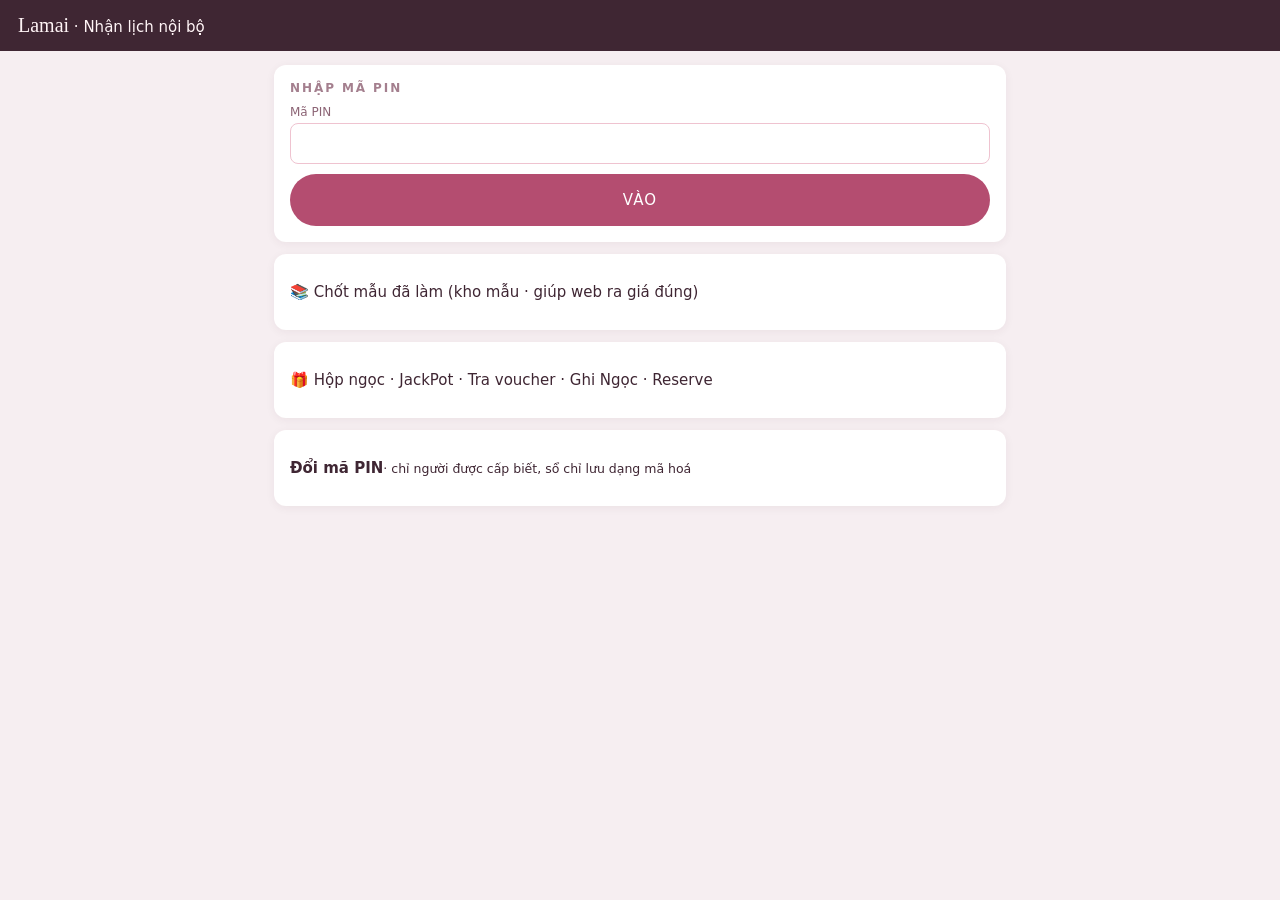
<file: quan-ly.html>
<!DOCTYPE html>
<html lang="vi"><head><meta charset="utf-8"><meta name="viewport" content="width=device-width,initial-scale=1"><meta name="robots" content="noindex,nofollow">
<title>Lamai · Nhận lịch nội bộ</title><link rel="icon" type="image/svg+xml" href="./assets/19156aac699462b5f3f7086a5a16313e.svg">
<style>
*{box-sizing:border-box}body{margin:0;font-family:-apple-system,"Be Vietnam Pro",system-ui,sans-serif;background:#F6EEF1;color:#3F2633;font-size:15px}
header{background:#3F2633;color:#FFF4F6;padding:14px 18px;display:flex;justify-content:space-between;align-items:center;position:sticky;top:0;z-index:5}
header b{font-family:Georgia,"Times New Roman",serif;font-weight:400;font-size:20px}header small{color:#F7C1D0;font-size:12px}
main{max-width:760px;margin:0 auto;padding:14px}
.card{background:#fff;border-radius:12px;padding:16px;margin-bottom:12px;box-shadow:0 2px 10px rgba(63,38,51,.06)}
h2{font-size:12px;letter-spacing:.16em;text-transform:uppercase;color:#A47F8E;margin:0 0 10px;font-weight:600}
label{display:flex;flex-direction:column;gap:4px;font-size:12px;color:#8C6475;flex:1;min-width:0}
input,select,textarea{font:inherit;font-size:16px;color:#3F2633;border:1px solid #EFC3D0;border-radius:8px;padding:10px;background:#fff;width:100%;min-width:0}
textarea{min-height:60px}
.row{display:flex;gap:10px;margin-bottom:10px;flex-wrap:wrap}.row>label{flex:1 1 140px}
.chips{display:flex;flex-wrap:wrap;gap:6px}.chip{border:1px solid #EFC3D0;border-radius:999px;padding:8px 12px;background:#fff;font:inherit;font-size:13px;cursor:pointer;color:#3F2633}
.chip.on{background:#B44D70;color:#fff;border-color:#B44D70}
.adds{display:grid;grid-template-columns:1fr 1fr;gap:6px}.adds label{flex-direction:row;align-items:center;gap:8px;font-size:13px;color:#3F2633;border:1px solid #F5D9E1;border-radius:8px;padding:8px}
.adds input{width:auto}
.sum{display:flex;justify-content:space-between;align-items:baseline;gap:10px;flex-wrap:wrap;font-size:14px}.sum b{font-size:22px;color:#B44D70}
.kh{border-radius:10px;padding:10px 12px;font-size:13px;line-height:1.55;background:#FFF4F6;margin-top:8px}
.warn{background:#FFD6D6;color:#8A1F26;border-radius:8px;padding:8px 10px;font-size:13px;margin-top:8px}
.ok{background:#E3F2E8;color:#245C3A;border-radius:8px;padding:8px 10px;font-size:13px;margin-top:8px}
.y{background:#FFF0D2;color:#7A5520}
.busy{font-size:13px;display:grid;grid-template-columns:90px 1fr;gap:4px 10px}.busy .t{color:#8C6475}
button.main{width:100%;min-height:52px;border:none;border-radius:999px;background:#B44D70;color:#fff;font:inherit;font-size:15px;letter-spacing:.08em;text-transform:uppercase;cursor:pointer}
button.main:disabled{opacity:.5}button.sub{border:1px solid #B44D70;background:#fff;color:#B44D70;border-radius:999px;padding:10px 16px;font:inherit;font-size:13px;cursor:pointer}
.hide{display:none}summary{min-height:44px;display:flex;align-items:center}pre{white-space:pre-wrap;font:inherit;font-size:14px;background:#FFF4F6;border-radius:8px;padding:12px;margin:8px 0}
.modes{display:grid;grid-template-columns:repeat(4,1fr);gap:6px;margin-bottom:12px}.modes button{border:1px solid #EFC3D0;background:#fff;border-radius:10px;padding:10px 4px;font:inherit;font-size:13px;color:#3F2633;cursor:pointer}.modes button.on{background:#3F2633;color:#FFF4F6;border-color:#3F2633}.now{display:flex;gap:10px;flex-wrap:wrap;align-items:baseline}.now b{font-size:26px}.slots{display:flex;flex-wrap:wrap;gap:6px}.slots button{border:1px solid #EFC3D0;background:#fff;border-radius:8px;padding:8px 10px;font:inherit;font-size:13px;cursor:pointer}.slots button.on{background:#B44D70;color:#fff;border-color:#B44D70}.goc{display:flex;flex-direction:column;gap:6px}.goc label{flex-direction:row;gap:8px;align-items:flex-start;border:1px solid #F5D9E1;border-radius:8px;padding:8px;color:#3F2633;font-size:13px}.goc input{width:auto;margin-top:3px}</style></head><body>
<header><span><b>Lamai</b> · Nhận lịch nội bộ</span><small id="who"></small></header>
<main>
<div id="gate" class="card"><h2>Nhập mã PIN</h2><div class="row"><label>Mã PIN<input id="pin" inputmode="numeric" autocomplete="off"></label></div><button class="main" id="pinBtn">Vào</button><div id="pinMsg"></div></div>
<div id="app" class="hide">
<div class="modes" id="modes"><button data-m="lam-ngay">Làm ngay<br><small>khách vãng lai</small></button><button data-m="dat-lich">Đặt lịch</button><button data-m="hang-cho">Hàng chờ</button><button data-m="bao-hanh">Bảo hành</button></div>
<div class="card" id="nowCard"><h2>Ghế lúc này</h2><div class="now"><b id="freeN">–</b><span id="freeTxt"></span></div><div id="freeTho" class="busy" style="margin-top:8px"></div><div id="fullAct"></div></div>
<div class="card" id="kenhCard"><h2>Kênh & người nhập</h2><div class="chips" id="kenh"></div><div class="row" style="margin-top:10px"><label>Người nhập phiếu<input id="by" placeholder="Tên người nhập"></label></div></div>
<div class="card"><h2>Khách</h2><div class="row"><label id="phoneL">SĐT / Zalo<input id="phone" type="tel" inputmode="tel" placeholder="09xx xxx xxx"></label><label>Tên / nickname<input id="name" placeholder="VD Linh"></label></div><div id="phoneHint"></div><div id="khInfo"></div></div>
<div class="card hide" id="bhCard"><h2>Phiếu gốc cần bảo hành</h2><button class="sub" id="findGoc">Tìm phiếu theo SĐT</button><div class="goc" id="gocList" style="margin-top:10px"></div>
<div class="row" style="margin-top:10px"><label>Lỗi (dự kiến · thợ xác nhận lại sau)<select id="loi"></select></label></div><div id="bhFee" class="kh"></div>
<h2 style="margin-top:12px">Khung giờ bảo hành còn suất</h2><div class="slots" id="bhSlots"></div>
<label style="flex-direction:row;gap:8px;align-items:center;margin-top:10px;color:#8A1F26"><input type="checkbox" id="override" style="width:auto"> Ngoài khung / quá hạn (chỉ lỗi nghiêm trọng)</label><div class="row hide" id="reasonRow"><label>Lý do ngoại lệ<input id="reason"></label></div></div>
<div class="card" id="svcCard"><h2>Dịch vụ</h2>
<div class="row"><label>Mẫu<select id="mau"></select></label><label>Kỹ thuật<select id="kt"></select></label></div>
<div class="adds" id="adds"></div>
<div class="row" style="margin-top:10px"><label>Giá thoả thuận khác (nghìn đ)<input id="gia" inputmode="numeric"></label><label>Đã cọc (nghìn đ)<input id="coc" inputmode="numeric"></label></div>
<div class="sum"><span id="dur"></span><b id="price"></b></div></div>
<div class="card" id="timeCard"><h2 id="timeH">Ngày giờ & thợ</h2>
<div class="row"><label id="dateL">Ngày<input id="date" type="date"></label><label id="timeL">Giờ bắt đầu<select id="time"></select></label><label id="flexL" class="hide">Có thể lệch<select id="flex"><option value="30">± 30 phút</option><option value="60" selected="selected">± 1 tiếng</option><option value="120">± 2 tiếng</option><option value="300">Cả buổi</option></select></label><label id="thoL">Thợ<select id="tho"></select></label></div>
<div id="conf"></div><h2 style="margin-top:12px">Lịch đã có trong ngày</h2><div id="busy" class="busy"></div></div>
<div class="card"><h2>Ghi chú</h2><textarea id="note" placeholder="Sở thích, dị ứng, yêu cầu riêng…"></textarea></div>
<div id="err"></div><label id="forceWrap" class="hide" style="flex-direction:row;gap:8px;align-items:center;margin:8px 0;color:#8A1F26"><input type="checkbox" id="force" style="width:auto"> Vẫn ghi phiếu (đã thống nhất với khách / quản lý ca)</label>
<button class="main" id="save">Ghi phiếu</button>
</div>
<details class="card" id="khoMau"><summary style="cursor:pointer;font-weight:500">📚 Chốt mẫu đã làm (kho mẫu · giúp web ra giá đúng)</summary>
<p style="font-size:12px;color:#8C6475;margin:8px 0">Sau khi thợ làm xong: chụp ảnh bộ móng, chọn đúng kỹ thuật đã làm, ghi phút thực tế và tiền thực thu. Web chỉ dùng nhãn + giá + phút (ẩn danh), không lộ tên/SĐT khách.</p>
<div class="row"><label>Mã phiếu (nếu có)<input id="kmCode" placeholder="LM-1400-678"></label><label>Ảnh báo cáo<input id="kmImg" type="file" accept="image/*" capture="environment"></label></div>
<div class="row"><label>Nền<select id="kmNen"><option value="1">Sơn gel</option><option value="0">Sơn thường</option></select></label><label>Kỹ thuật<select id="kmTech"><option value="0">Móng thật</option><option value="1">BIAB</option><option value="2">Gel-X</option><option value="3">Đắp bột</option></select></label></div>
<div class="row"><label>Vẽ<select id="kmVe"><option value="0">Không vẽ</option><option value="1">Đơn giản</option><option value="2">Chi tiết</option><option value="3">Nổi / 3D</option></select></label><label>Số móng vẽ<input id="kmVeN" inputmode="numeric" value="0"></label></div>
<div class="chips" id="kmFx" style="margin:8px 0"><label><input type="checkbox" value="0"> Mắt mèo</label> <label><input type="checkbox" value="1"> Ombre</label> <label><input type="checkbox" value="2"> French</label> <label><input type="checkbox" value="3"> Nhũ</label></div>
<div class="row"><label>Móng đính đá nhỏ<input id="kmDa" inputmode="numeric" value="0"></label><label>Charm / đá lớn<input id="kmCharm" inputmode="numeric" value="0"></label></div>
<label>Trình tự làm (mỗi bước 1 dòng)<textarea id="kmSteps" placeholder="Tháo gel cũ&#10;Dũa dáng almond&#10;Sơn gel nude 2 lớp&#10;Vẽ hoa 2 ngón&#10;Đính đá 2 ngón"></textarea></label>
<div class="row"><label>Phút thực tế<input id="kmMin" inputmode="numeric"></label><label>Giá thực thu (nghìn đ)<input id="kmPrice" inputmode="numeric"></label><label>Web đã ước tính (nghìn đ)<input id="kmEst" inputmode="numeric"></label></div>
<div class="row"><label>Vai trò thợ<select id="kmRole"><option>Thợ 1</option><option>Thợ 2</option><option>Thợ 3</option><option>Thợ 4</option><option>Thợ chính + phụ</option></select></label><label>Ghi chú nội bộ<input id="kmNote"></label></div>
<label style="flex-direction:row;gap:8px;align-items:center;margin:8px 0"><input type="checkbox" id="kmWeb" checked="checked" style="width:auto"> Cho web dùng mẫu này để ước tính</label>
<div id="kmMsg"></div><button class="main" id="kmSave">Lưu vào kho mẫu</button></details>
<details class="card" id="hnCard"><summary style="cursor:pointer;font-weight:500">🎁 Hộp ngọc · JackPot · Tra voucher · Ghi Ngọc · Reserve</summary>
<p style="font-size:12px;color:#8C6475;margin:8px 0">Mã Hộp ngọc <b>HNxx-xxxx</b> (hạn 30 ngày) và mã quà JackPot <b>JPxx-xxxx</b> (hạn 90 ngày): gắn với 1 SĐT, dùng 1 lần. Luôn hỏi SĐT của khách rồi đối chiếu trước khi trừ tiền hoặc trao quà.</p>
<div class="row"><label>SĐT khách<input id="hnPh" type="tel" inputmode="tel" placeholder="09xx xxx xxx"></label><label>Mã voucher (nếu có)<input id="hnCode" placeholder="HN10-7KQ2 hoặc JPMEO-4XT9" autocapitalize="characters"></label></div>
<button class="sub" id="hnFind">Tra voucher</button><div id="hnRes"></div>
<h2 style="margin-top:14px">Ghi Ngọc cho khách (theo SĐT ở trên)</h2>
<div class="row"><label>Ghi chú (mã phiếu, thợ…)<input id="hnNote" placeholder="VD LM-1400-678 · Thợ 2"></label></div>
<div class="row"><button class="sub" id="hnRv">+15 Ngọc · Đánh giá sau dịch vụ</button></div>
<div class="row"><label>SĐT bạn mới (đã có hoá đơn từ 350.000đ)<input id="hnBan" type="tel" inputmode="tel"></label></div>
<div class="row"><button class="sub" id="hnRef">+50 Ngọc · Rủ bạn mới</button></div>
<h2 style="margin-top:14px">Lamai Reserve · cấp thẻ chứng nhận</h2>
<div class="row"><label>Mẫu Reserve khách vừa làm<select id="hnRsv"><option value="">Đang tải…</option></select></label></div>
<button class="sub" id="hnRsvBtn">Ghi bộ Reserve & cấp số</button><div id="hnMsg"></div></details>
<details class="card" id="pinCard"><summary><b>Đổi mã PIN</b> <small>· chỉ người được cấp biết, sổ chỉ lưu dạng mã hoá</small></summary><div class="row"><label>PIN mới (6–12 số)<input id="np1" type="password" inputmode="numeric" autocomplete="new-password"></label><label>Nhập lại PIN mới<input id="np2" type="password" inputmode="numeric" autocomplete="new-password"></label></div><div id="npMsg"></div><button class="main" id="npSave">Đổi PIN</button></details>
<div id="done" class="hide card"><h2>Đã ghi phiếu</h2><div class="sum"><span>Mã phiếu</span><b id="code"></b></div><p style="font-size:13px;color:#8C6475" id="doneTxt"></p><pre id="msg"></pre><div class="row"><button class="sub" id="copy">Chép tin nhắn</button><button class="sub" id="again">Phiếu mới</button></div></div>
</main>
<script>(function(){var LM_HOSTS=["lamai-nail.github.io","localhost","127.0.0.1"],h=location.hostname;if(location.protocol==="file:"||LM_HOSTS.indexOf(h)>=0)return;location.replace("https://lamai-nail.github.io/"+(location.pathname.split("/").pop()||"")+location.search+location.hash);throw new Error("lm-host")})()</script>
<script>const EP="https://script.google.com/macros/s/AKfycbzVPqg1poOwoCvWY8R9RPIKNr_ZKjuceWRTeBkLPs4ZAO1zpFmmIrMecNGCqKxBbGHjCQ/exec";const D={SETS:[{id:1,name:"Sương Mai Hồ Tây",shape:"Oval ngắn",price:350,from:false},{id:2,name:"Hoa Sưa Tháng Ba",shape:"Almond",price:400,from:false},{id:3,name:"Gốm Xanh Bát Tràng",shape:"Soft square",price:450,from:false},{id:7,name:"Ánh Đèn Tràng Tiền",shape:"Almond",price:620,from:false},{id:4,name:"Sen Hạ",shape:"Almond",price:490,from:false},{id:5,name:"Thu Phố Cổ",shape:"Almond",price:520,from:false},{id:6,name:"Cúc Hoạ Mi",shape:"Oval",price:550,from:false},{id:8,name:"Lamai Signature",shape:"Tuỳ chọn",price:700,from:true},{id:9,name:"Phố Cổ Clean",shape:"Vuông ngắn",price:350,from:false},{id:10,name:"Đêm Hà Nội",shape:"Vuông ngắn",price:400,from:false},{id:11,name:"Nét Phố",shape:"Vuông ngắn",price:380,from:false},{id:12,name:"Doodle Tạ Hiện",shape:"Vuông ngắn",price:450,from:false},{id:13,name:"Bạc Tràng Tiền",shape:"Vuông ngắn",price:480,from:false},{id:14,name:"Rêu Sông Hồng",shape:"Squoval ngắn",price:420,from:false}],MINS:{1:60,2:75,3:80,4:90,5:90,6:90,7:105,8:135,9:45,10:60,11:60,12:75,13:80,14:65},TECHS:[{label:"Sơn gel trên móng thật",add:0,mins:0},{label:"Đắp gel BIAB",add:200,mins:30},{label:"Nối Gel-X",add:250,mins:40},{label:"Đắp bột",add:300,mins:50}],ADDS:[{label:"Tháo gel cũ",add:50,mins:15},{label:"Tháo móng nối",add:100,mins:25},{label:"Tráng gương chrome",add:80,mins:15},{label:"Paraffin dưỡng tay",add:150,mins:25},{label:"Sơn gel chân",add:200,mins:45}]};const KENH=["Zalo","Instagram","Messenger","Facebook","TikTok","Điện thoại","Walk-in","Khách quen nhắn riêng"];const $=id=>document.getElementById(id);const st={mode:"lam-ngay",kenh:"Walk-in",busy:[],tho:[],ghe:4,loi:[],bh:{},goc:null,bhSlot:null,gocList:[]};const ls={get:k=>{try{return localStorage.getItem(k)||""}catch(e){return""}},set:(k,v)=>{try{localStorage.setItem(k,v)}catch(e){}}};const money=k=>(Math.round(k)*1e3).toLocaleString("vi-VN")+"đ";const hm=m=>[m>=60?Math.floor(m/60)+" giờ":"",m%60?m%60+" phút":""].filter(Boolean).join(" ");const toM=t=>{const[a,b]=t.split(":").map(Number);return a*60+b};const toT=m=>String(Math.floor(m/60)).padStart(2,"0")+":"+String(m%60).padStart(2,"0");const today=()=>{const d=new Date;return d.getFullYear()+"-"+String(d.getMonth()+1).padStart(2,"0")+"-"+String(d.getDate()).padStart(2,"0")};const nowM=()=>{const d=new Date;return d.getHours()*60+d.getMinutes()};const show=(id,on)=>$(id).classList.toggle("hide",!on);const ddmm=iso=>iso.slice(8,10)+"/"+iso.slice(5,7);async function api(params){const u=EP+"?"+new URLSearchParams(Object.assign({pin:st.pin},params));const r=await fetch(u);return r.json()}async function enter(pin){st.pin=pin;$("pinMsg").innerHTML='<div class="kh">Đang kiểm tra…</div>';try{const r=await api({action:"cfg"});if(!r.ok){$("pinMsg").innerHTML='<div class="warn">Sai mã PIN.</div>';return}ls.set("lm_pin",pin);st.tho=r.tho;st.ghe=r.ghe;st.loi=r.loi||[];st.bh=r.bh||{};init();show("gate",false);show("app",true)}catch(e){$("pinMsg").innerHTML='<div class="warn">Không kết nối được sổ. Kiểm tra mạng.</div>'}}$("pinBtn").onclick=()=>enter($("pin").value.trim());if(ls.get("lm_pin")){$("pin").value=ls.get("lm_pin");enter(ls.get("lm_pin"))}function init(){$("kenh").innerHTML=KENH.map(k=>'<button type="button" class="chip" data-k="'+k+'">'+k+"</button>").join("");$("kenh").onclick=e=>{const k=e.target.dataset&&e.target.dataset.k;if(k)setKenh(k)};$("by").value=ls.get("lm_by");$("by").onchange=()=>{ls.set("lm_by",$("by").value.trim());$("who").textContent="Người nhập: "+$("by").value.trim()};$("who").textContent=ls.get("lm_by")?"Người nhập: "+ls.get("lm_by"):"";$("mau").innerHTML='<option value="">Chưa chọn · tư vấn tại tiệm</option>'+D.SETS.map(s=>'<option value="'+s.id+'">'+s.name+" · "+(s.from?"từ ":"")+s.price+"k</option>").join("");$("kt").innerHTML=D.TECHS.map((t,i)=>'<option value="'+i+'">'+t.label+(t.add?" · +"+t.add+"k":"")+"</option>").join("");$("adds").innerHTML=D.ADDS.map((a,i)=>'<label><input type="checkbox" data-i="'+i+'"> '+a.label+" · +"+a.add+"k</label>").join("");$("tho").innerHTML='<option value="">— chọn thợ —</option>'+st.tho.map(t=>"<option>"+E(t)+"</option>").join("");const grp={};st.loi.forEach(l=>{(grp[l.cq]=grp[l.cq]||[]).push(l)});$("loi").innerHTML='<option value="">— chọn lỗi —</option>'+Object.keys(grp).map(g=>'<optgroup label="'+g+'">'+grp[g].map(l=>'<option value="'+l.code+'">'+l.code+" · "+l.mota+(l.nang?" ⚠":"")+"</option>").join("")+"</optgroup>").join("");let tt="";for(let m=600;m<=1230;m+=15)tt+="<option>"+toT(m)+"</option>";$("time").innerHTML=tt;$("date").value=today();$("date").min=today();["mau","kt","gia","time","tho","flex"].forEach(id=>$(id).onchange=calc);$("adds").onchange=calc;$("date").onchange=()=>{loadBusy()};$("phone").onblur=lookup;$("loi").onchange=fee;$("override").onchange=()=>{show("reasonRow",$("override").checked);if($("override").checked){show("timeCard",true);show("dateL",true);show("timeL",true)}else if(st.mode==="bao-hanh")show("timeCard",false);check()};$("findGoc").onclick=findGoc;$("modes").onclick=e=>{const b=e.target.closest("button");if(b)setMode(b.dataset.m)};$("save").onclick=save;setMode("lam-ngay");setInterval(()=>{if(!$("app").classList.contains("hide"))loadBusy()},12e4)}function setKenh(k){st.kenh=k;[...$("kenh").children].forEach(c=>c.classList.toggle("on",c.dataset.k===k))}function setMode(m,keep){st.mode=m;[...$("modes").children].forEach(b=>b.classList.toggle("on",b.dataset.m===m));const L=m==="lam-ngay",B=m==="bao-hanh",H=m==="hang-cho";show("nowCard",L||m==="dat-lich");show("bhCard",B);show("svcCard",!B);show("timeCard",!B);show("flexL",H);show("thoL",!H);show("timeL",!L);show("dateL",!L);if(!keep){if(L)setKenh("Walk-in");else if(st.kenh==="Walk-in"&&m!=="hang-cho"&&m!=="dat-lich")setKenh("Zalo")}if(L){$("date").value=today()}$("phoneL").firstChild.textContent=L?"SĐT / Zalo (xin để bảo hành + nhắc chăm móng)":"SĐT / Zalo (bắt buộc)";$("phoneHint").innerHTML=L?'<div class="kh y">💬 Câu xin số: “Lamai lưu số của bạn để bảo hành móng và nhắc lịch chăm móng nhé, lần sau có ưu đãi riêng ạ.”</div>':"";$("timeH").textContent=H?"Khung giờ khách muốn":L?"Thợ nhận khách":"Ngày giờ & thợ";$("save").textContent={"lam-ngay":"Ghi phiếu · làm ngay","dat-lich":"Ghi phiếu & giữ chỗ","hang-cho":"Ghi vào hàng chờ","bao-hanh":"Ghi lịch bảo hành"}[m];if(B){loadBhSlots();fee()}loadBusy();calc()}function calc(){const s=D.SETS.find(x=>String(x.id)===$("mau").value);const t=D.TECHS[$("kt").value]||D.TECHS[0];const ad=[...$("adds").querySelectorAll("input:checked")].map(x=>D.ADDS[x.dataset.i]);const mins=(s?D.MINS[s.id]||60:60)+t.mins+ad.reduce((n,a)=>n+a.mins,0);const price=(s?s.price:0)+t.add+ad.reduce((n,a)=>n+a.add,0);st.calc={s:s,t:t,ad:ad,mins:mins,price:price,final:$("gia").value?Number($("gia").value):price};const a=st.mode==="lam-ngay"?nowM():toM($("time").value);$("dur").textContent=hm(mins)+" · "+toT(a)+" → "+toT(a+mins);$("price").textContent=(s&&s.from&&!$("gia").value?"từ ":"")+money(st.calc.final);check()}async function loadBusy(){const d=st.mode==="lam-ngay"?today():$("date").value;$("busy").innerHTML='<span class="t">Đang tải…</span>';try{const r=await api({action:"slots",date:d});st.busy=r.busy||[];$("busy").innerHTML=st.busy.length?st.busy.map(b=>'<span class="t">'+b.s+"–"+b.e+"</span><span>"+b.tho+" · "+b.code+" · "+b.st+"</span>").join(""):'<span class="t">Trống</span><span>Chưa có lịch nào</span>'}catch(e){$("busy").innerHTML='<span class="t">Lỗi</span><span>Không tải được lịch</span>'}nowBox();check()}function nowBox(){const n=nowM();const todayB=$("date").value===today()||st.mode==="lam-ngay"?st.busy:[];const busyNow=todayB.filter(b=>toM(b.s)<=n&&n<toM(b.e)&&b.st!=="Hoàn thành");const free=st.ghe-busyNow.length;$("freeN").textContent=Math.max(0,free)+"/"+st.ghe;$("freeN").style.color=free>0?"#2E7D4F":"#B0262E";$("freeTho").innerHTML=st.tho.map(t=>{const cur=todayB.find(b=>b.tho===t&&toM(b.s)<=n&&n<toM(b.e));const nxt=todayB.filter(b=>b.tho===t&&toM(b.s)>n).sort((a,b)=>toM(a.s)-toM(b.s))[0];return'<span class="t">'+t+"</span><span>"+(cur?"🔴 bận đến "+cur.e:"🟢 trống"+(nxt?" đến "+nxt.s:" đến hết ngày"))+"</span>"}).join("");if(free>0){$("freeTxt").textContent="ghế trống ngay bây giờ";$("fullAct").innerHTML=""}else{const soon=busyNow.map(b=>toM(b.e)).sort((a,b)=>a-b)[0];$("freeTxt").textContent="hết ghế · trống sớm nhất "+(soon?toT(soon):"—");$("fullAct").innerHTML=st.mode==="lam-ngay"?'<div class="warn">🔴 Hết ghế. Xin SĐT/Zalo của khách trước khi khách rời đi, rồi chọn:</div><div class="row" style="margin-top:8px"><button class="sub" id="toLater">Đặt giờ khác ('+(soon?toT(Math.ceil(soon/15)*15):"")+')</button><button class="sub" id="toWait">Vào hàng chờ</button></div>':"";if($("toLater"))$("toLater").onclick=()=>{setMode("dat-lich",true);setKenh("Walk-in");$("date").value=today();if(soon)$("time").value=toT(Math.ceil(soon/15)*15);calc();loadBusy()};if($("toWait"))$("toWait").onclick=()=>{setMode("hang-cho",true);setKenh("Walk-in");$("date").value=today();$("time").value=toT(Math.min(1230,Math.ceil((n+15)/15)*15));calc();loadBusy()}}}function check(){if(!st.calc)return;if(st.mode==="hang-cho"){$("conf").innerHTML='<div class="kh">Hàng chờ không giữ ghế. Hệ thống báo 🟡 "Có chỗ cho khách hàng chờ" khi có ghế trống trong khung ±'+$("flex").selectedOptions[0].text.replace("± ","")+" để lễ tân gọi khách.</div>";return}const a=st.mode==="lam-ngay"?nowM():toM($("time").value),b=a+(st.mode==="bao-hanh"?st.bh.min||30:st.calc.mins),tho=$("tho").value;const ov=st.busy.filter(x=>x.st!=="Hoàn thành"&&toM(x.s)<b&&a<toM(x.e));const msgs=[];ov.filter(x=>tho&&x.tho===tho).forEach(x=>msgs.push(tho+" đã có "+x.code+" "+x.s+"–"+x.e));if(ov.length+1>st.ghe)msgs.push("Đã có "+ov.length+"/"+st.ghe+" ghế bận trong khung này");if(b>1260)msgs.push("Kết thúc "+toT(b)+" sau giờ đóng cửa 21:00");$("conf").innerHTML=msgs.length?'<div class="warn">🔴 '+msgs.join("<br>🔴 ")+"</div>":tho?'<div class="ok">✓ '+tho+" trống "+toT(a)+"–"+toT(b)+"</div>":'<div class="kh y">🟡 Chưa chọn thợ</div>'}const E=v=>String(v==null?"":v).replace(/[&<>"']/g,c=>({"&":"&amp;","<":"&lt;",">":"&gt;",'"':"&quot;","'":"&#39;"}[c]));async function lookup(){const p=$("phone").value.replace(/\D/g,"");if(p.length<9){$("khInfo").innerHTML="";return}$("khInfo").innerHTML='<div class="kh">Đang tra khách…</div>';try{const r=await api({action:"khach",phone:p});if(!r.found){$("khInfo").innerHTML='<div class="kh">Khách mới</div>';return}if(!$("name").value)$("name").value=r.ten||"";let h="<b>"+E(r.ten)+"</b> · "+E(r.hang)+" · "+r.solan+" lần đặt, "+r.hoanthanh+" hoàn thành"+(r.lanCuoi?" · lần cuối "+E(r.lanCuoi):"")+"<br>Lần trước: "+(E(r.mau)||"—")+(r.kt?" · "+E(r.kt):"")+(r.tho?" · "+E(r.tho):"");if(r.thich)h+="<br>💗 Thích: "+E(r.thich);if(r.sinhnhat)h+="<br>🎂 Sinh nhật: "+E(r.sinhnhat);if(r.ghichu)h+="<br>📝 "+E(r.ghichu);$("khInfo").innerHTML='<div class="kh">'+h+"</div>"+(r.diung?'<div class="warn">⚠ Dị ứng / lưu ý: '+E(r.diung)+"</div>":"")+(r.khongden?'<div class="kh y">🟡 Khách từng không đến '+r.khongden+" lần → nên nhận cọc</div>":"");if(st.mode==="bao-hanh")findGoc()}catch(e){$("khInfo").innerHTML=""}}async function findGoc(){const p=$("phone").value.replace(/\D/g,"");if(p.length<9){$("gocList").innerHTML='<div class="warn">Nhập SĐT khách trước</div>';return}$("gocList").innerHTML='<div class="kh">Đang tìm…</div>';const r=await api({action:"bh",phone:p});st.gocList=r.list||[];if(!st.gocList.length){$("gocList").innerHTML='<div class="warn">Không có phiếu Hoàn thành nào của SĐT này. Kiểm tra lại số, hoặc khách làm khi chưa có sổ.</div>';return}$("gocList").innerHTML=st.gocList.map((g,i)=>'<label><input type="radio" name="goc" value="'+i+'"><span><b>'+E(g.code)+"</b> · "+g.ngay+" ("+g.age+" ngày) · "+E(g.mau)+(g.kt?" · "+E(g.kt):"")+" · "+(E(g.tho)||"?")+"<br>"+(g.conHan?g.mien?"🟢 Miễn phí mọi lỗi":"🟡 Còn hạn · miễn phí nếu lỗi do tiệm":"🔴 Quá hạn bảo hành")+(g.daBH?" · đã BH "+g.daBH+" lần":"")+"</span></label>").join("");$("gocList").onchange=e=>{st.goc=st.gocList[e.target.value];if(st.goc&&st.goc.tho)$("tho").value=st.goc.tho;fee()}}function fee(){const l=st.loi.find(x=>x.code===$("loi").value);let t="Chọn phiếu gốc và lỗi để tính phí.",p=0;if(st.goc&&l){if(!st.goc.conHan){p=st.bh.fee||100;t="🔴 Quá hạn: phí sửa "+money(p)}else if(st.goc.mien||l.cq==="Chủ quan"){t="🟢 Miễn phí ("+(l.cq==="Chủ quan"?"lỗi do tiệm":"trong "+st.bh.free+" ngày đầu")+")"}else{p=st.bh.fee||100;t="🟡 Lỗi do khách, quá "+st.bh.free+" ngày: phí sửa "+money(p)}if(l.nang)t+="<br>⚠ Lỗi nghiêm trọng: ưu tiên xử lý sớm, có thể ngoài khung (tích ô ngoại lệ, ghi lý do)."}st.phi=p;$("bhFee").innerHTML=t}async function loadBhSlots(){$("bhSlots").innerHTML='<span class="t">Đang tải…</span>';try{const r=await api({action:"bhslots"});const s=r.slots||[];st.bhSlot=null;$("bhSlots").innerHTML=s.length?s.map((x,i)=>'<button type="button" data-i="'+i+'">'+x.label+" "+x.time+"<br><small>còn "+x.left+" suất</small></button>").join(""):'<span class="t">Không còn suất trong 10 ngày tới ('+(st.bh.win||"")+")</span>";$("bhSlots").onclick=e=>{const b=e.target.closest("button");if(!b)return;st.bhSlot=s[b.dataset.i];[...$("bhSlots").children].forEach(c=>c.classList.toggle("on",c===b));$("date").value=st.bhSlot.date;$("time").value=st.bhSlot.time;loadBusy()}}catch(e){$("bhSlots").innerHTML="Lỗi tải khung BH"}}async function save(){const c=st.calc,m=st.mode;const phone=$("phone").value.trim(),name=$("name").value.trim(),by=$("by").value.trim();const err=[];const ph=phone.replace(/[^\d+]/g,"");if(m!=="lam-ngay"||ph){if(!/^(\+?84|0)\d{9,10}$/.test(ph))err.push("SĐT chưa đúng"+(m==="lam-ngay"?" (hoặc để trống nếu khách không cho)":""))}if(m!=="lam-ngay"&&!name)err.push("Thiếu tên khách");if(!by)err.push("Thiếu người nhập phiếu");if(m==="bao-hanh"){if(!st.goc)err.push("Chọn phiếu gốc");if(!$("loi").value)err.push("Chọn lỗi");if(!st.bhSlot&&!$("override").checked)err.push("Chọn khung giờ bảo hành");if($("override").checked&&!$("reason").value.trim())err.push("Ghi lý do ngoại lệ")}if(err.length){$("err").innerHTML='<div class="warn">'+err.join(" · ")+"</div>";return}$("err").innerHTML="";$("save").disabled=true;const lbl=$("save").textContent;$("save").textContent="Đang ghi…";const dIso=m==="lam-ngay"?today():$("date").value,tm=m==="lam-ngay"?toT(nowM()):$("time").value;const d=new Date(dIso+"T00:00:00");const when=["CN","T2","T3","T4","T5","T6","T7"][d.getDay()]+" "+ddmm(dIso)+", "+tm;const items=[{n:c.s?"Mẫu "+c.s.name+" ("+c.s.shape+")":"Chưa chọn mẫu · tư vấn tại tiệm",t:c.s?hm(D.MINS[c.s.id]||60):"",p:(c.s?c.s.price:0)*1e3},{n:"Kỹ thuật: "+c.t.label,t:c.t.mins?"+"+c.t.mins+" phút":"",p:c.t.add*1e3}].concat(c.ad.map(a=>({n:a.label,t:"+"+a.mins+" phút",p:a.add*1e3})));const disc=c.final<c.price?{n:"Giá thoả thuận",p:(c.price-c.final)*1e3}:null;const body={type:"noi-bo",pin:st.pin,force:$("force").checked,staff:{loai:m,kenh:st.kenh,by:by,phone:ph,name:name,start:dIso+" "+tm,dur:m==="bao-hanh"?st.bh.min||30:c.mins,tho:$("tho").value,mau:c.s?c.s.name+" ("+c.s.shape+")":"Chưa chọn · tư vấn tại tiệm",kt:c.t.label,dv:c.ad.map(a=>a.label).join(", ")||"không",coc:$("coc").value?Number($("coc").value)*1e3:0,note:$("note").value.trim(),giam:disc?"Giá thoả thuận":"",flex:Number($("flex").value),goc:st.goc?st.goc.code:"",loi:$("loi").value,phi:(st.phi||0)*1e3,override:$("override").checked,reason:$("reason").value.trim()},receipt:{when:when,dur:hm(c.mins),items:items,sub:c.price*1e3,disc:disc,total:c.final*1e3,from:!!(c.s&&c.s.from&&!$("gia").value)},lines:[{k:"Khách",v:(name||"Khách lẻ")+" · "+st.kenh},{k:"SĐT/Zalo",v:ph}]};try{const r=await fetch(EP,{method:"POST",headers:{"Content-Type":"text/plain;charset=utf-8"},body:JSON.stringify(body)}).then(x=>x.json());if(r.ok){$("code").textContent=r.code;const bhLine=r.bhUntil?"\n🛡 Bảo hành đến "+r.bhUntil+" · bảo hành theo khung giờ "+(st.bh.win||"")+" (nhắn Lamai hẹn trước)":"";const ten=name||"bạn";const msgs={"lam-ngay":ph?"Cảm ơn "+ten+" đã ghé Lamai 🦋\n• "+(c.s?c.s.name:"Dịch vụ tại tiệm")+" · "+c.t.label+"\n• Mã phiếu: "+r.code+bhLine+"\nLamai sẽ nhắn bạn khi đến hạn chăm móng. Hẹn gặp lại!":"","dat-lich":"Lamai xác nhận lịch của "+ten+" ạ 🦋\n• "+when+" (khoảng "+hm(c.mins)+")\n• "+(c.s?c.s.name:"Tư vấn mẫu tại tiệm")+" · "+c.t.label+(c.ad.length?" + "+c.ad.map(a=>a.label).join(", "):"")+"\n• Dự kiến: "+(c.s&&c.s.from&&!$("gia").value?"từ ":"")+money(c.final)+($("coc").value?" (đã cọc "+money(Number($("coc").value))+")":"")+"\n• Mã lịch: "+r.code+bhLine+"\n📍 164 Nguyễn Văn Tuyết, Đống Đa · 0937 477 951\nNếu đổi giờ, bạn nhắn Lamai trước 3 tiếng nhé.","hang-cho":"Lamai đã ghi "+ten+" vào danh sách chờ ạ 🦋\n• Khung bạn muốn: "+when+" ("+$("flex").selectedOptions[0].text+")\n• Mã chờ: "+r.code+"\nCó ghế trống trong khung này Lamai sẽ gọi/nhắn bạn ngay. Nếu bạn muốn chốt giờ khác, nhắn Lamai nhé.","bao-hanh":"Lamai xác nhận lịch bảo hành cho "+ten+" ạ 🛡\n• "+when+" (khoảng "+(st.bh.min||30)+" phút)\n• Phiếu gốc: "+(st.goc?st.goc.code+" · "+st.goc.ngay:"")+"\n• Phí: "+(st.phi?money(st.phi):"miễn phí")+"\n• Mã: "+r.code+"\nBạn đến đúng giờ giúp Lamai nhé, khung bảo hành có số suất giới hạn."};$("msg").textContent=msgs[m]||"(Khách không để lại SĐT — không cần gửi tin)";$("doneTxt").textContent=m==="hang-cho"?"Đã vào hàng chờ (chưa giữ ghế). Theo dõi tab Cảnh báo để gọi khách khi có chỗ.":"Phiếu đã vào sổ, mail biên lai đã gửi. Chép tin dưới đây gửi khách qua đúng kênh khách nhắn:";show("app",false);show("done",true);window.scrollTo(0,0)}else if(r.error==="conflict"){$("err").innerHTML='<div class="warn">🔴 '+r.conflicts.join("<br>🔴 ")+"</div>";show("forceWrap",true)}else if(r.error==="pin"){$("err").innerHTML='<div class="warn">Mã PIN đã đổi. Tải lại trang và nhập PIN mới.</div>';ls.set("lm_pin","")}else $("err").innerHTML='<div class="warn">Lỗi: '+(r.msg||r.error||"không rõ")+"</div>"}catch(e){$("err").innerHTML='<div class="warn">Không gửi được. Kiểm tra mạng rồi thử lại.</div>'}$("save").disabled=false;$("save").textContent=lbl}$("copy").onclick=()=>{try{navigator.clipboard.writeText($("msg").textContent);$("copy").textContent="Đã chép ✓"}catch(e){}};$("again").onclick=()=>{["phone","name","gia","coc","note","reason"].forEach(i=>$(i).value="");$("khInfo").innerHTML="";$("gocList").innerHTML="";st.goc=null;st.bhSlot=null;$("force").checked=false;$("override").checked=false;show("reasonRow",false);show("forceWrap",false);$("copy").textContent="Chép tin nhắn";show("done",false);show("app",true);setMode(st.mode,true)};function dHash(img){const c=document.createElement("canvas");c.width=9;c.height=8;const x=c.getContext("2d");x.drawImage(img,0,0,9,8);const d=x.getImageData(0,0,9,8).data;let h="";for(let y=0;y<8;y++){let n=0;for(let i=0;i<8;i++){const a=(y*9+i)*4,b=a+4;const g1=d[a]*.3+d[a+1]*.59+d[a+2]*.11,g2=d[b]*.3+d[b+1]*.59+d[b+2]*.11;n=n<<1|(g1>g2?1:0)}h+=n.toString(16).padStart(2,"0")}return h}function shrink(file,max){return new Promise((ok,bad)=>{const r=new FileReader;r.onload=()=>{const im=new Image;im.onload=()=>{const k=Math.min(1,max/Math.max(im.width,im.height));const c=document.createElement("canvas");c.width=Math.round(im.width*k);c.height=Math.round(im.height*k);c.getContext("2d").drawImage(im,0,0,c.width,c.height);ok({img:c.toDataURL("image/jpeg",.8),h:dHash(im)})};im.onerror=bad;im.src=r.result};r.onerror=bad;r.readAsDataURL(file)})}$("kmSave").onclick=async()=>{const n=id=>Math.max(0,Number($(id).value)||0);const msg=(t,c)=>{$("kmMsg").innerHTML='<div class="'+c+'">'+t+"</div>"};if(!n("kmMin")||!n("kmPrice")){msg("Cần nhập phút thực tế và giá thực thu.","warn");return}$("kmSave").disabled=true;try{const v9=await fetch(EP+"?action=khomau").then(x=>x.json()).catch(()=>({}));if(!v9||!v9.ok){msg("Apps Script chưa cập nhật bản v9 nên chưa lưu được (tránh ghi nhầm vào Lịch hẹn). Xem hướng dẫn 5 bước.","warn");$("kmSave").disabled=false;return}let pic={img:"",h:""};const f=$("kmImg").files[0];if(f)pic=await shrink(f,768);const mau={code:$("kmCode").value.trim(),h:pic.h,img:pic.img,l:{nen:n("kmNen"),tech:n("kmTech"),ve:n("kmVe"),veN:n("kmVeN"),fx:[...document.querySelectorAll("#kmFx input:checked")].map(i=>Number(i.value)),da:n("kmDa"),charm:n("kmCharm")},steps:$("kmSteps").value.trim(),m:n("kmMin"),p:n("kmPrice"),e:n("kmEst"),role:$("kmRole").value,note:$("kmNote").value.trim(),web:$("kmWeb").checked};const r=await fetch(EP,{method:"POST",headers:{"Content-Type":"text/plain;charset=utf-8"},body:JSON.stringify({type:"kho-mau",pin:st.pin,mau:mau})}).then(x=>x.json());if(r.ok){msg("Đã lưu vào kho mẫu. Web dùng sau tối đa 10 phút.","ok");["kmCode","kmSteps","kmMin","kmPrice","kmEst","kmNote"].forEach(i=>$(i).value="");$("kmImg").value=""}else msg(r.error==="pin"?"Sai PIN.":r.error==="type"||r.error==="bad size"?"Apps Script chưa cập nhật bản v9 (xem README).":"Lỗi: "+r.error,"warn")}catch(e){msg("Không gửi được (mạng hoặc Apps Script chưa cập nhật bản v9).","warn")}$("kmSave").disabled=false};$("npSave").onclick=async()=>{const a=$("np1").value.trim(),b=$("np2").value.trim(),m=(t,c)=>$("npMsg").innerHTML='<div class="'+(c||"warn")+'">'+t+"</div>";if(!/^\d{6,12}$/.test(a))return m("PIN phải 6–12 chữ số.");if(a!==b)return m("Hai lần nhập chưa khớp.");m("Đang đổi…","kh");try{const r=await fetch(EP,{method:"POST",headers:{"Content-Type":"text/plain;charset=utf-8"},body:JSON.stringify({type:"doi-pin",pin:st.pin,newPin:a})}).then(x=>x.json());if(r.ok){st.pin=a;ls.set("lm_pin",a);$("np1").value="";$("np2").value="";m("Đã đổi PIN. Sổ chỉ còn lưu dạng mã hoá; nhớ báo PIN mới cho thợ.","ok")}else m(r.error==="weak"?"PIN quá dễ đoán (toàn 1 số hoặc dãy liên tiếp). Chọn PIN khác.":r.error==="pin"?"PIN hiện tại không đúng hoặc đang bị khoá 15 phút.":"Chưa đổi được, thử lại.")}catch(e){m("Không kết nối được sổ.")}};const HN_ERR={pin:"Sai PIN hoặc đang bị khoá 15 phút",phone:"SĐT khách chưa đúng","khong-co":"Không có mã này","sai-sdt":"Mã này KHÔNG thuộc SĐT khách → không áp dụng","da-dung":"Mã đã dùng rồi","het-han":"Mã đã hết hạn","rv-hom-nay":"Hôm nay khách đã được ghi Ngọc đánh giá",ban:"SĐT bạn mới chưa đúng hoặc trùng SĐT khách","ban-da-tinh":"Bạn này đã được tính Ngọc rủ bạn trước đó",het:"Mẫu này đã đủ số bộ mùa này",id:"Chưa chọn mẫu Reserve",q:"Nhập SĐT khách hoặc mã voucher"};const hnPh=()=>$("hnPh").value.replace(/\D/g,"").replace(/^84/,"0");const hnMsg=h=>{$("hnMsg").innerHTML=h};const hnPost=o=>fetch(EP,{method:"POST",headers:{"Content-Type":"text/plain;charset=utf-8"},body:JSON.stringify(Object.assign({pin:st.pin,by:$("by").value.trim()||"Nhân viên"},o))}).then(r=>r.json());const ST_TXT={ok:"🟢 Hợp lệ","da-dung":"🔴 Đã dùng","het-han":"⚪ Hết hạn"};async function hnFind(){const code=$("hnCode").value.trim().toUpperCase(),ph=hnPh();if(!code&&ph.length<9){$("hnRes").innerHTML='<div class="warn">'+HN_ERR.q+"</div>";return}$("hnRes").innerHTML='<div class="kh">Đang tra…</div>';try{const r=await api({action:"hn_check",q:code||ph,sdt:ph});if(!r.ok){$("hnRes").innerHTML='<div class="warn">'+E(HN_ERR[r.error]||r.error)+"</div>";return}if(!r.list.length){$("hnRes").innerHTML='<div class="warn">'+(code?"❌ Không có mã "+E(code):"Khách chưa có voucher Hộp ngọc / quà JackPot")+"</div>"+(r.sdt?'<div class="kh">Ngọc: <b>'+r.ngoc+"</b> · Chìa khoá: <b>"+r.keys+"</b></div>":"");return}$("hnRes").innerHTML=(r.sdt?'<div class="kh">Ngọc: <b>'+r.ngoc+"</b> · Chìa khoá: <b>"+r.keys+"</b>"+(r.titan!=null?" · Sợi Tơ: <b>"+r.titan+"</b> · Vé JackPot: <b>"+r.ve+"</b>":"")+((r.reserve||[]).length?" · Reserve: "+r.reserve.map(x=>"No."+x.no).join(", "):"")+"</div>":"")+r.list.map(v=>'<div class="'+(v.saiSdt?"warn":v.st==="ok"?"ok":"kh")+'"><b>'+E(v.code)+"</b> · "+E(v.big)+" · hạn "+E(v.exp.split("-").reverse().join("/"))+"<br>"+(v.saiSdt?"🔴 Sai SĐT: mã thuộc "+E(v.sdt)+" → KHÔNG áp dụng":(ST_TXT[v.st]||v.st)+(v.used?" lúc "+E(v.used)+(v.by?" · "+E(v.by):""):""))+(v.st==="ok"&&!v.saiSdt?'<div style="margin-top:6px"><button class="sub" data-use="'+E(v.code)+'">'+(v.jp?"Đánh dấu đã trao quà":"Đánh dấu đã dùng")+"</button></div>":"")+"</div>").join("")}catch(e){$("hnRes").innerHTML='<div class="warn">Không kết nối được máy chủ, thử lại</div>'}}$("hnFind").onclick=hnFind;$("hnRes").onclick=async e=>{const c=e.target.dataset&&e.target.dataset.use;if(!c)return;const ph=hnPh();if(ph.length<9){$("hnRes").insertAdjacentHTML("afterbegin",'<div class="warn">Nhập SĐT khách để đối chiếu trước khi đánh dấu</div>');return}if(!confirm("Đánh dấu "+c+" đã dùng cho SĐT "+ph+"?"))return;e.target.disabled=true;try{const r=await hnPost({type:"hn_use",phone:ph,code:c,note:$("hnNote").value.trim()});if(r.ok){$("hnCode").value=c;await hnFind();hnMsg('<div class="ok">✓ Đã ghi '+E(c)+" là đã dùng</div>")}else{e.target.disabled=false;hnMsg('<div class="warn">'+E(HN_ERR[r.error]||r.error)+(r.used?" lúc "+E(r.used):"")+"</div>")}}catch(x){e.target.disabled=false;hnMsg('<div class="warn">Lỗi mạng, thử lại</div>')}};async function hnGhi(kind,btn){const ph=hnPh();if(ph.length<9){hnMsg('<div class="warn">'+HN_ERR.phone+"</div>");return}btn.disabled=true;try{const r=await hnPost({type:"hn_ghi",phone:ph,kind:kind,ban:$("hnBan").value,note:$("hnNote").value.trim()});hnMsg(r.ok?'<div class="ok">✓ Đã ghi. Khách có '+r.ngoc+" Ngọc · "+r.keys+" Chìa khoá</div>":'<div class="warn">'+E(HN_ERR[r.error]||r.error)+"</div>");if(r.ok&&kind==="ref")$("hnBan").value=""}catch(x){hnMsg('<div class="warn">Lỗi mạng, thử lại</div>')}btn.disabled=false}$("hnRv").onclick=e=>hnGhi("rv",e.target);$("hnRef").onclick=e=>hnGhi("ref",e.target);async function hnRsvLoad(){try{const r=await fetch(EP+"?action=reserve").then(x=>x.json());const ids=Object.keys(r&&r.list||{});$("hnRsv").innerHTML='<option value="">— chọn mẫu —</option>'+ids.map(id=>{const s=D.SETS.find(x=>String(x.id)===id);return'<option value="'+E(id)+'">'+E(r.list[id].name||(s?s.name:"Mẫu "+id))+" · còn "+r.list[id].left+"/"+r.list[id].cap+"</option>"}).join("")}catch(e){$("hnRsv").innerHTML='<option value="">Không tải được</option>'}}$("hnCard").addEventListener("toggle",()=>{if($("hnCard").open)hnRsvLoad()});$("hnRsvBtn").onclick=async e=>{const ph=hnPh(),id=$("hnRsv").value;if(ph.length<9){hnMsg('<div class="warn">'+HN_ERR.phone+"</div>");return}if(!id){hnMsg('<div class="warn">'+HN_ERR.id+"</div>");return}if(!confirm("Ghi 1 bộ Reserve cho SĐT "+ph+"? (cấp số thứ tự, không xoá được)"))return;e.target.disabled=true;try{const r=await hnPost({type:"hn_res",phone:ph,id:id});hnMsg(r.ok?'<div class="ok">✓ '+E(r.name)+" · <b>No."+String(r.no).padStart(2,"0")+"/"+r.cap+"</b>. Ghi số này lên thẻ chứng nhận giấy; thẻ số đã vào Ổ kén của khách.</div>":'<div class="warn">'+E(HN_ERR[r.error]||r.error)+"</div>");hnRsvLoad()}catch(x){hnMsg('<div class="warn">Lỗi mạng, thử lại</div>')}e.target.disabled=false}</script></body></html>
</file>
<file: v2/a/fonts.css>
@font-face {
  font-family: 'Be Vietnam Pro';
  font-style: normal;
  font-display: swap;
  font-weight: 300;
  src: url(fonts/be-vietnam-pro-vietnamese-300-normal.woff2) format('woff2');
  unicode-range: U+0102-0103,U+0110-0111,U+0128-0129,U+0168-0169,U+01A0-01A1,U+01AF-01B0,U+0300-0301,U+0303-0304,U+0308-0309,U+0323,U+0329,U+1EA0-1EF9,U+20AB;
}
@font-face {
  font-family: 'Be Vietnam Pro';
  font-style: normal;
  font-display: swap;
  font-weight: 300;
  src: url(fonts/be-vietnam-pro-latin-ext-300-normal.woff2) format('woff2');
  unicode-range: U+0100-02BA,U+02BD-02C5,U+02C7-02CC,U+02CE-02D7,U+02DD-02FF,U+0304,U+0308,U+0329,U+1D00-1DBF,U+1E00-1E9F,U+1EF2-1EFF,U+2020,U+20A0-20AB,U+20AD-20C0,U+2113,U+2C60-2C7F,U+A720-A7FF;
}
@font-face {
  font-family: 'Be Vietnam Pro';
  font-style: normal;
  font-display: swap;
  font-weight: 300;
  src: url(fonts/be-vietnam-pro-latin-300-normal.woff2) format('woff2');
  unicode-range: U+0000-00FF,U+0131,U+0152-0153,U+02BB-02BC,U+02C6,U+02DA,U+02DC,U+0304,U+0308,U+0329,U+2000-206F,U+20AC,U+2122,U+2191,U+2193,U+2212,U+2215,U+FEFF,U+FFFD;
}
@font-face {
  font-family: 'Be Vietnam Pro';
  font-style: normal;
  font-display: swap;
  font-weight: 400;
  src: url(fonts/be-vietnam-pro-vietnamese-400-normal.woff2) format('woff2');
  unicode-range: U+0102-0103,U+0110-0111,U+0128-0129,U+0168-0169,U+01A0-01A1,U+01AF-01B0,U+0300-0301,U+0303-0304,U+0308-0309,U+0323,U+0329,U+1EA0-1EF9,U+20AB;
}
@font-face {
  font-family: 'Be Vietnam Pro';
  font-style: normal;
  font-display: swap;
  font-weight: 400;
  src: url(fonts/be-vietnam-pro-latin-ext-400-normal.woff2) format('woff2');
  unicode-range: U+0100-02BA,U+02BD-02C5,U+02C7-02CC,U+02CE-02D7,U+02DD-02FF,U+0304,U+0308,U+0329,U+1D00-1DBF,U+1E00-1E9F,U+1EF2-1EFF,U+2020,U+20A0-20AB,U+20AD-20C0,U+2113,U+2C60-2C7F,U+A720-A7FF;
}
@font-face {
  font-family: 'Be Vietnam Pro';
  font-style: normal;
  font-display: swap;
  font-weight: 400;
  src: url(fonts/be-vietnam-pro-latin-400-normal.woff2) format('woff2');
  unicode-range: U+0000-00FF,U+0131,U+0152-0153,U+02BB-02BC,U+02C6,U+02DA,U+02DC,U+0304,U+0308,U+0329,U+2000-206F,U+20AC,U+2122,U+2191,U+2193,U+2212,U+2215,U+FEFF,U+FFFD;
}
@font-face {
  font-family: 'Be Vietnam Pro';
  font-style: normal;
  font-display: swap;
  font-weight: 500;
  src: url(fonts/be-vietnam-pro-vietnamese-500-normal.woff2) format('woff2');
  unicode-range: U+0102-0103,U+0110-0111,U+0128-0129,U+0168-0169,U+01A0-01A1,U+01AF-01B0,U+0300-0301,U+0303-0304,U+0308-0309,U+0323,U+0329,U+1EA0-1EF9,U+20AB;
}
@font-face {
  font-family: 'Be Vietnam Pro';
  font-style: normal;
  font-display: swap;
  font-weight: 500;
  src: url(fonts/be-vietnam-pro-latin-ext-500-normal.woff2) format('woff2');
  unicode-range: U+0100-02BA,U+02BD-02C5,U+02C7-02CC,U+02CE-02D7,U+02DD-02FF,U+0304,U+0308,U+0329,U+1D00-1DBF,U+1E00-1E9F,U+1EF2-1EFF,U+2020,U+20A0-20AB,U+20AD-20C0,U+2113,U+2C60-2C7F,U+A720-A7FF;
}
@font-face {
  font-family: 'Be Vietnam Pro';
  font-style: normal;
  font-display: swap;
  font-weight: 500;
  src: url(fonts/be-vietnam-pro-latin-500-normal.woff2) format('woff2');
  unicode-range: U+0000-00FF,U+0131,U+0152-0153,U+02BB-02BC,U+02C6,U+02DA,U+02DC,U+0304,U+0308,U+0329,U+2000-206F,U+20AC,U+2122,U+2191,U+2193,U+2212,U+2215,U+FEFF,U+FFFD;
}
@font-face {
  font-family: 'Be Vietnam Pro';
  font-style: normal;
  font-display: swap;
  font-weight: 600;
  src: url(fonts/be-vietnam-pro-vietnamese-600-normal.woff2) format('woff2');
  unicode-range: U+0102-0103,U+0110-0111,U+0128-0129,U+0168-0169,U+01A0-01A1,U+01AF-01B0,U+0300-0301,U+0303-0304,U+0308-0309,U+0323,U+0329,U+1EA0-1EF9,U+20AB;
}
@font-face {
  font-family: 'Be Vietnam Pro';
  font-style: normal;
  font-display: swap;
  font-weight: 600;
  src: url(fonts/be-vietnam-pro-latin-ext-600-normal.woff2) format('woff2');
  unicode-range: U+0100-02BA,U+02BD-02C5,U+02C7-02CC,U+02CE-02D7,U+02DD-02FF,U+0304,U+0308,U+0329,U+1D00-1DBF,U+1E00-1E9F,U+1EF2-1EFF,U+2020,U+20A0-20AB,U+20AD-20C0,U+2113,U+2C60-2C7F,U+A720-A7FF;
}
@font-face {
  font-family: 'Be Vietnam Pro';
  font-style: normal;
  font-display: swap;
  font-weight: 600;
  src: url(fonts/be-vietnam-pro-latin-600-normal.woff2) format('woff2');
  unicode-range: U+0000-00FF,U+0131,U+0152-0153,U+02BB-02BC,U+02C6,U+02DA,U+02DC,U+0304,U+0308,U+0329,U+2000-206F,U+20AC,U+2122,U+2191,U+2193,U+2212,U+2215,U+FEFF,U+FFFD;
}
@font-face {
  font-family: 'Cormorant Garamond';
  font-style: normal;
  font-display: swap;
  font-weight: 300;
  src: url(fonts/cormorant-garamond-vietnamese-300-normal.woff2) format('woff2');
  unicode-range: U+0102-0103,U+0110-0111,U+0128-0129,U+0168-0169,U+01A0-01A1,U+01AF-01B0,U+0300-0301,U+0303-0304,U+0308-0309,U+0323,U+0329,U+1EA0-1EF9,U+20AB;
}
@font-face {
  font-family: 'Cormorant Garamond';
  font-style: normal;
  font-display: swap;
  font-weight: 300;
  src: url(fonts/cormorant-garamond-latin-ext-300-normal.woff2) format('woff2');
  unicode-range: U+0100-02BA,U+02BD-02C5,U+02C7-02CC,U+02CE-02D7,U+02DD-02FF,U+0304,U+0308,U+0329,U+1D00-1DBF,U+1E00-1E9F,U+1EF2-1EFF,U+2020,U+20A0-20AB,U+20AD-20C0,U+2113,U+2C60-2C7F,U+A720-A7FF;
}
@font-face {
  font-family: 'Cormorant Garamond';
  font-style: normal;
  font-display: swap;
  font-weight: 300;
  src: url(fonts/cormorant-garamond-latin-300-normal.woff2) format('woff2');
  unicode-range: U+0000-00FF,U+0131,U+0152-0153,U+02BB-02BC,U+02C6,U+02DA,U+02DC,U+0304,U+0308,U+0329,U+2000-206F,U+20AC,U+2122,U+2191,U+2193,U+2212,U+2215,U+FEFF,U+FFFD;
}
@font-face {
  font-family: 'Cormorant Garamond';
  font-style: normal;
  font-display: swap;
  font-weight: 400;
  src: url(fonts/cormorant-garamond-vietnamese-400-normal.woff2) format('woff2');
  unicode-range: U+0102-0103,U+0110-0111,U+0128-0129,U+0168-0169,U+01A0-01A1,U+01AF-01B0,U+0300-0301,U+0303-0304,U+0308-0309,U+0323,U+0329,U+1EA0-1EF9,U+20AB;
}
@font-face {
  font-family: 'Cormorant Garamond';
  font-style: normal;
  font-display: swap;
  font-weight: 400;
  src: url(fonts/cormorant-garamond-latin-ext-400-normal.woff2) format('woff2');
  unicode-range: U+0100-02BA,U+02BD-02C5,U+02C7-02CC,U+02CE-02D7,U+02DD-02FF,U+0304,U+0308,U+0329,U+1D00-1DBF,U+1E00-1E9F,U+1EF2-1EFF,U+2020,U+20A0-20AB,U+20AD-20C0,U+2113,U+2C60-2C7F,U+A720-A7FF;
}
@font-face {
  font-family: 'Cormorant Garamond';
  font-style: normal;
  font-display: swap;
  font-weight: 400;
  src: url(fonts/cormorant-garamond-latin-400-normal.woff2) format('woff2');
  unicode-range: U+0000-00FF,U+0131,U+0152-0153,U+02BB-02BC,U+02C6,U+02DA,U+02DC,U+0304,U+0308,U+0329,U+2000-206F,U+20AC,U+2122,U+2191,U+2193,U+2212,U+2215,U+FEFF,U+FFFD;
}
@font-face {
  font-family: 'Cormorant Garamond';
  font-style: normal;
  font-display: swap;
  font-weight: 500;
  src: url(fonts/cormorant-garamond-vietnamese-500-normal.woff2) format('woff2');
  unicode-range: U+0102-0103,U+0110-0111,U+0128-0129,U+0168-0169,U+01A0-01A1,U+01AF-01B0,U+0300-0301,U+0303-0304,U+0308-0309,U+0323,U+0329,U+1EA0-1EF9,U+20AB;
}
@font-face {
  font-family: 'Cormorant Garamond';
  font-style: normal;
  font-display: swap;
  font-weight: 500;
  src: url(fonts/cormorant-garamond-latin-ext-500-normal.woff2) format('woff2');
  unicode-range: U+0100-02BA,U+02BD-02C5,U+02C7-02CC,U+02CE-02D7,U+02DD-02FF,U+0304,U+0308,U+0329,U+1D00-1DBF,U+1E00-1E9F,U+1EF2-1EFF,U+2020,U+20A0-20AB,U+20AD-20C0,U+2113,U+2C60-2C7F,U+A720-A7FF;
}
@font-face {
  font-family: 'Cormorant Garamond';
  font-style: normal;
  font-display: swap;
  font-weight: 500;
  src: url(fonts/cormorant-garamond-latin-500-normal.woff2) format('woff2');
  unicode-range: U+0000-00FF,U+0131,U+0152-0153,U+02BB-02BC,U+02C6,U+02DA,U+02DC,U+0304,U+0308,U+0329,U+2000-206F,U+20AC,U+2122,U+2191,U+2193,U+2212,U+2215,U+FEFF,U+FFFD;
}
@font-face {
  font-family: 'Cormorant Garamond';
  font-style: italic;
  font-display: swap;
  font-weight: 300;
  src: url(fonts/cormorant-garamond-vietnamese-300-italic.woff2) format('woff2');
  unicode-range: U+0102-0103,U+0110-0111,U+0128-0129,U+0168-0169,U+01A0-01A1,U+01AF-01B0,U+0300-0301,U+0303-0304,U+0308-0309,U+0323,U+0329,U+1EA0-1EF9,U+20AB;
}
@font-face {
  font-family: 'Cormorant Garamond';
  font-style: italic;
  font-display: swap;
  font-weight: 300;
  src: url(fonts/cormorant-garamond-latin-ext-300-italic.woff2) format('woff2');
  unicode-range: U+0100-02BA,U+02BD-02C5,U+02C7-02CC,U+02CE-02D7,U+02DD-02FF,U+0304,U+0308,U+0329,U+1D00-1DBF,U+1E00-1E9F,U+1EF2-1EFF,U+2020,U+20A0-20AB,U+20AD-20C0,U+2113,U+2C60-2C7F,U+A720-A7FF;
}
@font-face {
  font-family: 'Cormorant Garamond';
  font-style: italic;
  font-display: swap;
  font-weight: 300;
  src: url(fonts/cormorant-garamond-latin-300-italic.woff2) format('woff2');
  unicode-range: U+0000-00FF,U+0131,U+0152-0153,U+02BB-02BC,U+02C6,U+02DA,U+02DC,U+0304,U+0308,U+0329,U+2000-206F,U+20AC,U+2122,U+2191,U+2193,U+2212,U+2215,U+FEFF,U+FFFD;
}
@font-face {
  font-family: 'Cormorant Garamond';
  font-style: italic;
  font-display: swap;
  font-weight: 400;
  src: url(fonts/cormorant-garamond-vietnamese-400-italic.woff2) format('woff2');
  unicode-range: U+0102-0103,U+0110-0111,U+0128-0129,U+0168-0169,U+01A0-01A1,U+01AF-01B0,U+0300-0301,U+0303-0304,U+0308-0309,U+0323,U+0329,U+1EA0-1EF9,U+20AB;
}
@font-face {
  font-family: 'Cormorant Garamond';
  font-style: italic;
  font-display: swap;
  font-weight: 400;
  src: url(fonts/cormorant-garamond-latin-ext-400-italic.woff2) format('woff2');
  unicode-range: U+0100-02BA,U+02BD-02C5,U+02C7-02CC,U+02CE-02D7,U+02DD-02FF,U+0304,U+0308,U+0329,U+1D00-1DBF,U+1E00-1E9F,U+1EF2-1EFF,U+2020,U+20A0-20AB,U+20AD-20C0,U+2113,U+2C60-2C7F,U+A720-A7FF;
}
@font-face {
  font-family: 'Cormorant Garamond';
  font-style: italic;
  font-display: swap;
  font-weight: 400;
  src: url(fonts/cormorant-garamond-latin-400-italic.woff2) format('woff2');
  unicode-range: U+0000-00FF,U+0131,U+0152-0153,U+02BB-02BC,U+02C6,U+02DA,U+02DC,U+0304,U+0308,U+0329,U+2000-206F,U+20AC,U+2122,U+2191,U+2193,U+2212,U+2215,U+FEFF,U+FFFD;
}
</file>
